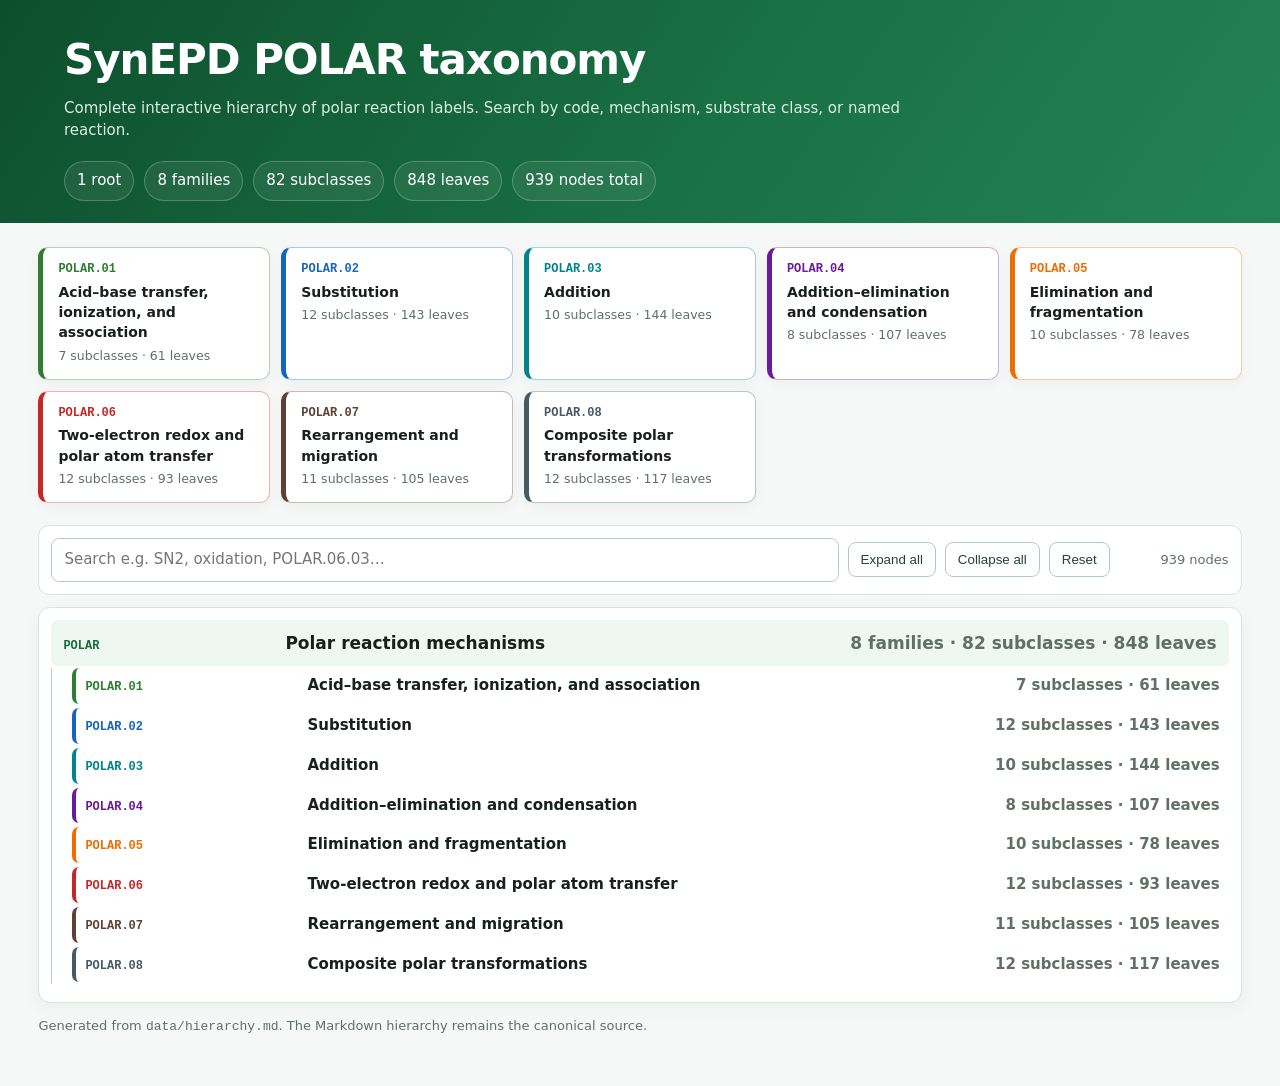
<file: synepd/web/static/taxonomy.html>
<!doctype html>
<html lang="en">
<head>
  <meta charset="utf-8">
  <meta name="viewport" content="width=device-width, initial-scale=1">
  <title>SynEPD POLAR taxonomy</title>
  <style>
    :root { color-scheme: light; --ink:#17211b; --muted:#607066; --line:#d9e4dc; }
    * { box-sizing:border-box; }
    body { margin:0; font:15px/1.45 Inter,ui-sans-serif,system-ui,-apple-system,
      BlinkMacSystemFont,"Segoe UI",sans-serif; color:var(--ink); background:#f5f8f6; }
    header { padding:30px clamp(20px,5vw,72px) 22px; color:white;
      background:linear-gradient(125deg,#0d4f2d,#197044 55%,#238354); }
    header h1 { margin:0 0 7px; font-size:clamp(25px,4vw,42px); letter-spacing:-.025em; }
    header p { max-width:900px; margin:0; color:#dcefe3; }
    .stats { display:flex; flex-wrap:wrap; gap:10px; margin-top:20px; }
    .stat { padding:8px 12px; border:1px solid #ffffff38; border-radius:999px;
      background:#ffffff12; font-variant-numeric:tabular-nums; }
    main { width:min(1500px,94vw); margin:24px auto 50px; }
    .family-grid { display:grid; grid-template-columns:repeat(auto-fit,minmax(220px,1fr));
      gap:11px; margin-bottom:22px; }
    .family-card { display:flex; min-height:112px; flex-direction:column; gap:4px;
      padding:14px 15px; border:1px solid color-mix(in srgb,var(--family),white 64%);
      border-left:5px solid var(--family); border-radius:10px; color:var(--ink);
      background:white; text-decoration:none; box-shadow:0 4px 14px #12351d0a; }
    .family-card:hover { transform:translateY(-1px); box-shadow:0 8px 22px #12351d16; }
    .family-code,.code { color:var(--family); font:600 12px/1.3 ui-monospace,SFMono-Regular,
      Menlo,Consolas,monospace; }
    .family-card strong { font-size:14px; }
    .family-card small,.count { color:var(--muted); }
    .toolbar { position:sticky; top:0; z-index:5; display:flex; flex-wrap:wrap; gap:9px;
      align-items:center; padding:12px; margin-bottom:12px; border:1px solid var(--line);
      border-radius:11px; background:#ffffffed; backdrop-filter:blur(10px); }
    #search { flex:1 1 320px; min-width:180px; padding:10px 12px; border:1px solid #baccc0;
      border-radius:8px; font:inherit; outline:none; }
    #search:focus { border-color:#197044; box-shadow:0 0 0 3px #19704420; }
    button { padding:9px 12px; border:1px solid #b7c8bc; border-radius:8px;
      background:white; color:#23442f; cursor:pointer; font:600 13px/1 inherit; }
    button:hover { background:#edf5f0; }
    #result-count { color:var(--muted); font-size:13px; min-width:110px; text-align:right; }
    .tree-shell { padding:10px 12px 18px; border:1px solid var(--line); border-radius:12px;
      background:white; box-shadow:0 5px 20px #12351d0a; }
    ul { list-style:none; margin:0; padding-left:20px; }
    .tree-shell > ul { padding-left:0; }
    .tree-item { position:relative; }
    .tree-item[hidden] { display:none; }
    .tree-item ul { border-left:1px solid color-mix(in srgb,var(--family),white 70%); }
    summary,.leaf-row { display:grid; grid-template-columns:minmax(150px,210px) 1fr auto;
      align-items:baseline; gap:12px; padding:7px 9px; margin:2px 0; border-radius:7px; }
    summary { cursor:pointer; font-weight:600; }
    summary:hover,.leaf-row:hover { background:color-mix(in srgb,var(--family),white 94%); }
    summary::marker { color:var(--family); }
    .leaf-row { grid-template-columns:minmax(150px,210px) 1fr; font-size:14px; }
    .depth-0 > details > summary { padding:11px 12px; font-size:17px; background:#eef7f1; }
    .depth-1 > details > summary { border-left:4px solid var(--family); }
    mark { padding:0 2px; border-radius:2px; background:#fff2a8; }
    footer { margin-top:14px; color:var(--muted); font-size:13px; }
    body.embedded header,body.embedded .family-grid,body.embedded footer { display:none; }
    body.embedded main { width:100%; margin:0; padding:10px; }
    body.embedded .toolbar { top:0; }
    @media (max-width:700px) {
      ul { padding-left:11px; }
      summary,.leaf-row { grid-template-columns:1fr; gap:2px; }
      .count { display:block; }
    }
  </style>
</head>
<body>
  <header>
    <h1>SynEPD POLAR taxonomy</h1>
    <p>Complete interactive hierarchy of polar reaction labels. Search by code,
      mechanism, substrate class, or named reaction.</p>
    <div class="stats">
      <span class="stat">1 root</span>
      <span class="stat">8 families</span>
      <span class="stat">82 subclasses</span>
      <span class="stat">848 leaves</span>
      <span class="stat">939 nodes total</span>
    </div>
  </header>
  <main>
    <section class="family-grid" aria-label="Top-level families">
      <a class="family-card" href="#POLAR-01" style="--family:#2E7D32"><span class="family-code">POLAR.01</span><strong>Acid–base transfer, ionization, and association</strong><small>7 subclasses · 61 leaves</small></a><a class="family-card" href="#POLAR-02" style="--family:#1565C0"><span class="family-code">POLAR.02</span><strong>Substitution</strong><small>12 subclasses · 143 leaves</small></a><a class="family-card" href="#POLAR-03" style="--family:#00838F"><span class="family-code">POLAR.03</span><strong>Addition</strong><small>10 subclasses · 144 leaves</small></a><a class="family-card" href="#POLAR-04" style="--family:#6A1B9A"><span class="family-code">POLAR.04</span><strong>Addition–elimination and condensation</strong><small>8 subclasses · 107 leaves</small></a><a class="family-card" href="#POLAR-05" style="--family:#EF6C00"><span class="family-code">POLAR.05</span><strong>Elimination and fragmentation</strong><small>10 subclasses · 78 leaves</small></a><a class="family-card" href="#POLAR-06" style="--family:#C62828"><span class="family-code">POLAR.06</span><strong>Two-electron redox and polar atom transfer</strong><small>12 subclasses · 93 leaves</small></a><a class="family-card" href="#POLAR-07" style="--family:#5D4037"><span class="family-code">POLAR.07</span><strong>Rearrangement and migration</strong><small>11 subclasses · 105 leaves</small></a><a class="family-card" href="#POLAR-08" style="--family:#455A64"><span class="family-code">POLAR.08</span><strong>Composite polar transformations</strong><small>12 subclasses · 117 leaves</small></a>
    </section>
    <div class="toolbar">
      <input id="search" type="search" placeholder="Search e.g. SN2, oxidation, POLAR.06.03…"
        autocomplete="off" aria-label="Search taxonomy">
      <button id="expand" type="button">Expand all</button>
      <button id="collapse" type="button">Collapse all</button>
      <button id="reset" type="button">Reset</button>
      <span id="result-count">939 nodes</span>
    </div>
    <section class="tree-shell" aria-label="Complete taxonomy tree">
      <ul><li class="tree-item branch depth-0" data-search="polar polar reaction mechanisms polar.01 acid–base transfer, ionization, and association polar.01.01 heteroatom proton transfer polar.01.01.001 alcohol protonation / deprotonation polar.01.01.002 phenol protonation / deprotonation polar.01.01.003 carboxylic acid deprotonation polar.01.01.004 carboxylate protonation polar.01.01.005 amine protonation polar.01.01.006 imine protonation polar.01.01.007 thiol / thiolate proton transfer polar.01.01.008 oxonium or ammonium neutralization polar.01.01.009 pyridine protonation polar.01.01.010 imidazole protonation polar.01.01.011 protonation of an alkoxide after arene reduction polar.01.01.012 protonation of an alkoxide after dissolving-metal reduction polar.01.02 carbon deprotonation and carbanion generation polar.01.02.001 enolate generation polar.01.02.002 β-dicarbonyl deprotonation polar.01.02.003 malonate deprotonation polar.01.02.004 acetoacetate deprotonation polar.01.02.005 nitroalkane deprotonation polar.01.02.006 terminal alkyne deprotonation polar.01.02.007 benzylic carbanion formation polar.01.02.008 cyanomethyl carbanion formation polar.01.02.009 n-heterocyclic carbene generation by carbon deprotonation polar.01.03 prototropic tautomerization polar.01.03.001 keto–enol tautomerization polar.01.03.002 imine–enamine tautomerization polar.01.03.003 lactam–lactim tautomerization polar.01.03.004 nitro–aci-nitro tautomerization polar.01.03.005 oxime–nitroso tautomerization polar.01.03.006 amide–imidic acid tautomerization polar.01.03.007 pyridone–hydroxypyridine tautomerization polar.01.03.008 phenol–cyclohexadienone tautomerization polar.01.04 intramolecular proton transfer and proton relay polar.01.04.001 internal proton shuttle polar.01.04.002 neighboring-group-assisted proton transfer polar.01.04.003 zwitterion neutralization polar.01.04.004 hemiacetal proton relay polar.01.04.005 hemiaminal proton relay polar.01.04.006 proton transfer in tetrahedral intermediate polar.01.04.007 proton transfer in betaine intermediate polar.01.04.008 proton transfer in organocatalytic ion pair polar.01.06 lewis acid–base association and dissociation polar.01.06.001 carbonyl lewis-acid activation polar.01.06.002 imine lewis-acid activation polar.01.06.003 halide–lewis-acid adduct formation polar.01.06.004 bf3–etherate adduct formation polar.01.06.005 chloroarene–alcl3 adduct formation polar.01.06.006 ticl4 carbonyl activation polar.01.06.007 sncl4 oxocarbenium activation polar.01.06.008 borane–amine adduct formation polar.01.06.009 phosphine–borane adduct formation polar.01.07 ylide and zwitterion formation polar.01.07.001 wittig ylide generation polar.01.07.002 corey–chaykovsky ylide generation polar.01.07.003 pyridinium ylide generation polar.01.07.004 sulfonium ylide generation polar.01.07.005 phosphonium betaine formation polar.01.07.006 ammonium enolate formation polar.01.07.007 betaine zwitterion formation polar.01.08 ionization and heterolysis polar.01.08.001 carbocation formation polar.01.08.002 oxocarbenium ion formation polar.01.08.003 iminium ion formation polar.01.08.004 acylium ion formation polar.01.08.005 nitrilium ion formation polar.01.08.006 diazonium ion formation polar.01.08.008 aziridinium ion formation polar.01.08.009 episulfonium ion formation polar.02 substitution polar.02.01 associative substitution at saturated carbon (sn2) polar.02.01.001 general sn2 substitution polar.02.01.002 williamson ether synthesis polar.02.01.003 finkelstein reaction polar.02.01.004 gabriel synthesis polar.02.01.005 kolbe nitrile synthesis polar.02.01.006 azide displacement polar.02.01.007 thiolate alkylation polar.02.01.008 halide-to-amine displacement polar.02.01.009 alkoxide alkylation polar.02.01.010 cyanide alkylation polar.02.01.011 malonate alkylation polar.02.01.012 acetoacetate alkylation polar.02.01.013 phase-transfer alkylation polar.02.01.014 crown-ether-assisted substitution polar.02.01.015 quaternary ammonium alkylation polar.02.01.016 phosphonium alkylation polar.02.01.017 sulfonium alkylation polar.02.01.018 pyridinium alkylation polar.02.01.019 imidazolium alkylation polar.02.01.020 mitsunobu reaction polar.02.02 dissociative substitution through a cation (sn1) polar.02.02.001 general sn1 substitution polar.02.02.002 tertiary alkyl halide solvolysis polar.02.02.003 benzylic solvolysis polar.02.02.004 allylic solvolysis polar.02.02.005 lucas reaction polar.02.02.006 carbocation capture by alcohol polar.02.02.007 carbocation capture by water polar.02.02.008 tert-butyl ether formation polar.02.02.009 acetal-derived oxocarbenium substitution polar.02.02.010 iminium capture by nucleophile polar.02.02.011 ritter-type carbocation capture polar.02.02.012 tertiary alcohol substitution by hydrogen halide polar.02.03 internal-return and neighboring-group-assisted substitution polar.02.03.001 sni alcohol-to-chloride conversion polar.02.03.002 thionyl chloride internal-return substitution polar.02.03.004 episulfonium-assisted substitution polar.02.03.005 epoxonium-assisted substitution polar.02.03.006 phenonium-assisted substitution polar.02.03.007 acyloxonium-assisted substitution polar.02.03.008 aziridinium-assisted substitution polar.02.03.009 neighboring thioether participation polar.02.03.011 neighboring amide participation polar.02.04 electrophilic substitution at nucleophilic carbon polar.02.04.001 enolate alkylation polar.02.04.002 enolate halogenation polar.02.04.003 α-halogenation of aldehydes polar.02.04.004 α-halogenation of ketones polar.02.04.005 α-alkylation of β-dicarbonyls polar.02.04.006 electrophilic fluorination of enolates polar.02.04.007 electrophilic cyanation of enolates polar.02.04.008 electrophilic sulfenylation of enolates polar.02.04.009 electrophilic selenylation of enolates polar.02.04.010 c-acylation of enolates polar.02.04.011 c-nitrosation of enolates polar.02.04.012 c-azo coupling of enolates polar.02.05 electrophilic aromatic and heteroaromatic substitution polar.02.05.001 aromatic nitration polar.02.05.002 aromatic sulfonation polar.02.05.003 aromatic bromination polar.02.05.004 aromatic chlorination polar.02.05.005 aromatic iodination polar.02.05.006 friedel–crafts alkylation polar.02.05.007 friedel–crafts acylation polar.02.05.008 vilsmeier–haack formylation polar.02.05.009 gattermann–koch formylation polar.02.05.010 reimer–tiemann reaction polar.02.05.011 duff formylation polar.02.05.012 kolbe–schmitt carboxylation polar.02.05.013 houben–hoesch acylation polar.02.05.014 blanc chloromethylation polar.02.05.015 pechmann-type aromatic substitution polar.02.05.016 azo coupling polar.02.05.018 nencki reaction polar.02.06 nucleophilic aromatic addition–elimination (snar) polar.02.06.001 snar addition–elimination polar.02.06.002 meisenheimer-complex substitution polar.02.06.003 chichibabin amination polar.02.06.004 nitro-activated aryl fluoride displacement polar.02.06.005 heteroaryl chloride displacement polar.02.06.006 pyridine snar substitution polar.02.06.007 quinoline snar substitution polar.02.06.008 sanger reagent substitution polar.02.06.009 activated aryl sulfone displacement polar.02.07 diazonium-derived aryl substitution polar.02.07.002 balz–schiemann fluorination polar.02.07.004 diazonium hydrolysis to phenol polar.02.07.010 aryl diazonium azidation polar.02.08 allylic, benzylic, and propargylic substitution polar.02.08.002 allylic sn2′ substitution polar.02.08.003 benzylic nucleophilic substitution polar.02.08.004 tsuji–trost allylic substitution polar.02.08.006 allylic halide displacement polar.02.08.007 allylic acetate displacement polar.02.08.008 benzylic alcohol substitution polar.02.08.010 allylic rearrangement substitution polar.02.08.011 propargylic substitution polar.02.08.012 cinnamyl substitution polar.02.09 substitution at silicon, phosphorus, sulfur, boron, or tin polar.02.09.001 silylation of alcohols polar.02.09.002 silylation of amines polar.02.09.003 desilylation of silyl ethers polar.02.09.004 substitution at silicon by fluoride polar.02.09.005 sulfonyl chloride substitution polar.02.09.008 phosphoryl chloride substitution polar.02.09.009 phosphoramidate substitution polar.02.09.010 phosphate ester substitution polar.02.09.011 boronate ester exchange polar.02.09.012 stannane substitution polar.02.09.013 sulfurane ligand exchange polar.02.09.014 electrophilic scf3 transfer by substitution at sulfur polar.02.09.015 phosphorylation polar.02.09.016 phosphate ester formation polar.02.09.017 phosphoramidate formation polar.02.09.018 phosphonate ester formation polar.02.09.020 sulfonamide formation polar.02.09.021 sulfonate ester formation polar.02.09.022 sulfinate ester formation polar.02.09.023 sulfinamide formation polar.02.09.024 tosylation polar.02.09.025 mesylation polar.02.09.026 nosylation polar.02.09.027 atherton–todd rearrangement polar.02.10 ring-opening substitution polar.02.10.001 epoxide opening by an alkoxide or alcohol oxygen nucleophile polar.02.10.002 epoxide opening by amine polar.02.10.003 epoxide opening by thiol polar.02.10.004 aziridine opening polar.02.10.005 oxetane opening polar.02.10.006 cyclic sulfate opening polar.02.10.007 cyclic sulfite opening polar.02.10.008 halonium-ion opening polar.02.10.009 bromonium-ion opening polar.02.10.010 iodonium-ion opening polar.02.10.011 cyclic carbonate opening polar.02.11 acetal, anomeric, and glycosyl substitution polar.02.11.001 glycosylation polar.02.11.002 koenigs–knorr glycosylation polar.02.11.003 fischer glycosylation polar.02.11.004 ferrier glycosylation polar.02.11.005 anomeric substitution polar.02.11.006 acetal exchange polar.02.11.007 transacetalization (ketal exchange) polar.02.11.008 thioacetal exchange polar.02.11.009 glycosyl halide substitution polar.02.11.010 glycosyl trichloroacetimidate substitution polar.02.11.011 oxocarbenium alcohol capture polar.02.11.012 oxocarbenium carbon capture polar.02.12 vinylic and alkynyl substitution polar.02.12.001 vinylic nucleophilic substitution polar.02.12.004 vinyl sulfone substitution polar.02.12.005 halophilic cleavage of alkynyl halides polar.02.12.006 alkynyl sulfone substitution polar.02.12.007 α-halo enol ether ionization–capture polar.03 addition polar.03.01 nucleophilic addition to carbonyl compounds polar.03.01.001 grignard addition to aldehydes polar.03.01.002 grignard addition to ketones polar.03.01.003 organolithium addition to carbonyls polar.03.01.004 organozinc addition to carbonyls polar.03.01.005 barbier reaction polar.03.01.006 reformatsky reaction polar.03.01.007 nozaki–hiyama–kishi addition polar.03.01.008 cyanohydrin formation polar.03.01.009 bisulfite addition to carbonyls polar.03.01.010 hydrate formation from aldehydes polar.03.01.011 hemiacetal formation polar.03.01.012 hemiketal formation polar.03.01.013 allylboration of aldehydes polar.03.01.014 brown allylation polar.03.01.015 keck allylation polar.03.01.016 marshall allenylstannane propargylation polar.03.01.017 general nucleophilic 1,2-addition to a neutral carbonyl polar.03.01.018 nucleophilic addition to an oxocarbenium c=o+ center polar.03.01.021 hosomi–sakurai allylation polar.03.01.022 sakurai crotylation polar.03.01.025 intramolecular hemiacetal formation polar.03.01.026 transannular carbonyl addition polar.03.01.027 lactol formation by carbonyl addition polar.03.01.028 crotylboration polar.03.01.029 propargylboration polar.03.01.030 allenylboration polar.03.01.031 arylboronate 1,2-addition polar.03.01.032 silyl nucleophile carbonyl addition polar.03.01.033 cyanosilylation polar.03.01.034 trifluoromethyltrimethylsilane addition polar.03.01.035 difluoromethylsilane addition polar.03.01.036 thiol addition to carbonyls polar.03.01.037 hydroxylamine addition to carbonyls polar.03.01.038 hydrazine addition to carbonyls polar.03.01.039 formaldehyde hydroxymethylation polar.03.01.040 paraformaldehyde addition polar.03.01.041 chloral addition polar.03.01.042 corey–chaykovsky epoxidation polar.03.02 nucleophilic addition to imines and iminium ions polar.03.02.001 cyanide addition to an iminium ion polar.03.02.002 organoboron imine addition polar.03.02.003 aza-henry reaction polar.03.02.004 addition to chiral sulfinimines polar.03.02.005 mannich-type c–c addition to imines or iminium ions polar.03.02.006 iminium allylation polar.03.02.007 iminium arylation polar.03.02.008 hemiaminal formation polar.03.02.009 aminal formation polar.03.02.010 indole addition to iminium ions polar.03.02.011 reductive-amination iminium capture step polar.03.02.012 general nucleophilic addition to an iminium c=n+ center polar.03.02.013 general nucleophilic addition to a neutral imine polar.03.02.014 sncl4-mediated iminium addition polar.03.02.015 intramolecular mannich addition polar.03.02.016 intramolecular hemiaminal formation polar.03.02.017 water addition to imines polar.03.02.018 alcohol addition to imines polar.03.02.019 thiol addition to iminium ions polar.03.02.020 isocyanide addition to iminium ions polar.03.03 aldol- and aza-aldol-type c–c bond-forming additions polar.03.03.001 aldol addition polar.03.03.002 mukaiyama aldol addition polar.03.03.003 evans aldol addition polar.03.03.004 boron aldol addition polar.03.03.005 zimmerman–traxler aldol addition polar.03.03.006 mukaiyama–mannich addition polar.03.03.007 vinylogous aldol addition polar.03.03.008 direct organocatalytic aldol addition polar.03.03.009 asymmetric proline aldol addition polar.03.03.010 henry (nitroaldol) addition polar.03.03.011 crossed aldol addition polar.03.03.012 ticl4-mediated aldol addition polar.03.03.013 intramolecular aldol addition polar.03.04 conjugate addition polar.03.04.001 michael addition polar.03.04.002 aza-michael addition polar.03.04.003 thia-michael addition polar.03.04.004 oxa-michael addition polar.03.04.005 organocuprate 1,4-addition polar.03.04.006 mukaiyama–michael addition polar.03.04.007 conjugate cyanation polar.03.04.008 conjugate nitroalkane addition polar.03.04.009 conjugate enolate addition polar.03.04.010 conjugate hydrophosphination polar.03.04.011 stetter reaction polar.03.04.012 nazarov reagent conjugate addition polar.03.04.013 phospha-michael addition polar.03.04.014 vinylogous michael addition polar.03.04.015 conjugate addition to an iminium-activated alkene polar.03.04.016 conjugate addition to an electron-poor quinone polar.03.04.017 conjugate addition to a coumarin / α-pyrone system polar.03.04.018 intramolecular michael addition polar.03.05 electrophilic addition to alkenes and alkynes polar.03.05.001 hydrohalogenation of alkenes polar.03.05.002 acid-catalyzed alkene hydration polar.03.05.003 alkene bromination polar.03.05.004 alkene chlorination polar.03.05.005 halohydrin formation polar.03.05.006 oxymercuration polar.03.05.008 iodolactonization polar.03.05.009 bromolactonization polar.03.05.010 iodoetherification polar.03.05.011 bromoetherification polar.03.05.012 hydroboration addition followed optionally by protonolysis polar.03.05.013 oxocarbenium alkene addition polar.03.05.014 alkyne hydrohalogenation polar.03.05.015 alkyne hydration polar.03.05.016 vinyl cation capture polar.03.06 cationic cyclization polar.03.06.001 prins cyclization polar.03.06.002 aza-prins cyclization polar.03.06.003 pictet–spengler cyclization polar.03.06.004 cationic polyene cyclization polar.03.06.005 oxocarbenium cyclization polar.03.06.006 iminium cyclization polar.03.06.007 n-acyliminium cyclization polar.03.06.008 nazarov-type cationic cyclization polar.03.06.010 biomimetic terpene cyclization polar.03.06.012 spiroketal-forming addition polar.03.07 addition to nitriles and heterocumulenes polar.03.07.001 grignard addition to nitriles polar.03.07.002 organolithium addition to nitriles polar.03.07.003 nitrile alcohol addition step polar.03.07.004 addition to isocyanates polar.03.07.005 addition to isothiocyanates polar.03.07.006 addition to carbodiimides polar.03.07.007 addition to ketenes polar.03.07.009 addition to carbon disulfide polar.03.07.010 addition to sulfonyl isocyanates polar.03.07.011 addition to nitrile imines polar.03.07.012 addition to nitrones polar.03.07.013 cyclization onto nitrile polar.03.07.015 isocyanate trapping by alcohol polar.03.07.016 isocyanate trapping by amine polar.03.07.017 isothiocyanate trapping by amine polar.03.08 addition to carbon dioxide, carbon monoxide, sulfur dioxide, azo, or diazo electrophiles polar.03.08.001 carboxylation of organolithium reagents polar.03.08.002 carboxylation of grignard reagents polar.03.08.003 carbonylation by carbon monoxide addition polar.03.08.004 sulfur dioxide insertion-like addition polar.03.08.005 nucleophilic addition to electrophilic azo nitrogen polar.03.08.006 nucleophilic addition to terminal diazo nitrogen polar.03.09 direct capture of a localized carbocation polar.03.09.001 bf3-mediated acetal addition polar.03.09.002 anionic nucleophile capture of a preformed localized carbocation polar.03.09.003 neutral lone-pair capture of a preformed localized carbocation polar.03.09.004 π-nucleophile capture of a preformed localized carbocation polar.03.09.005 σ-bond carbon transfer to a preformed localized carbocation polar.03.10 dearomatizing nucleophilic addition polar.03.10.001 dearomatizing capture of a tropylium / arenium ion polar.03.10.002 dearomatizing addition to an azaarenium / acridinium ion polar.03.10.003 dearomatizing addition to a benzopyrylium / flavylium ion polar.03.10.004 σ-adduct formation on a neutral electron-poor arene / heteroarene polar.04 addition–elimination and condensation polar.04.01 acyl addition–elimination polar.04.01.001 fischer esterification polar.04.01.002 acid chloride alcoholysis polar.04.01.003 acid chloride aminolysis polar.04.01.004 anhydride alcoholysis polar.04.01.005 anhydride aminolysis polar.04.01.006 ester aminolysis polar.04.01.007 transesterification by alcoholysis polar.04.01.008 lactonization polar.04.01.009 lactamization polar.04.01.010 schotten–baumann acylation polar.04.01.011 n-acylation of amines polar.04.01.012 o-acylation of alcohols polar.04.01.013 thioester formation polar.04.01.014 steglich esterification polar.04.01.015 yamaguchi esterification polar.04.01.018 mixed anhydride coupling polar.04.01.019 peptide coupling polar.04.01.020 carbodiimide-mediated coupling polar.04.01.022 hbtu coupling polar.04.01.026 weinreb amide formation polar.04.01.027 weinreb ketone synthesis polar.04.01.028 ester hydrolysis polar.04.01.029 amide hydrolysis polar.04.01.030 thioester hydrolysis polar.04.01.031 lactone hydrolysis polar.04.01.032 lactam hydrolysis polar.04.01.033 anhydride hydrolysis polar.04.01.034 acid chloride hydrolysis polar.04.01.035 carbamate hydrolysis polar.04.01.036 urea hydrolysis polar.04.01.037 imide hydrolysis polar.04.01.038 carbonate hydrolysis polar.04.01.039 orthoester hydrolysis polar.04.01.040 carbamate formation polar.04.01.041 boc anhydride carbamate formation polar.04.01.042 cbz chloroformate carbamate formation polar.04.01.043 urea formation polar.04.01.044 thiourea formation polar.04.01.045 carbonate formation polar.04.01.046 chloroformate substitution polar.04.02 carbonyl condensation with a heteroatom nucleophile polar.04.02.001 imine (schiff-base) formation polar.04.02.002 oxime formation polar.04.02.003 hydrazone formation polar.04.02.004 semicarbazone formation polar.04.02.005 tosylhydrazone formation polar.04.02.006 acetal formation polar.04.02.007 ketal formation polar.04.02.008 monothioacetal (o,s-acetal) formation polar.04.02.009 dithioacetal formation polar.04.02.010 enamine formation polar.04.02.011 imidazolidine formation polar.04.02.012 oxazolidine formation polar.04.02.013 thiazolidine formation polar.04.02.014 n,o-acetal formation polar.04.03 carbonyl c–c condensation followed by elimination polar.04.03.001 aldol condensation polar.04.03.002 claisen–schmidt condensation polar.04.03.003 knoevenagel condensation polar.04.03.004 doebner modification polar.04.03.005 perkin reaction polar.04.03.006 henry condensation polar.04.03.007 nitroalkene-forming condensation polar.04.03.008 benzoin condensation dehydration variant polar.04.03.010 meldrum acid alkylidene formation polar.04.03.011 barbituric acid alkylidene formation polar.04.03.012 acylmethylene formation polar.04.04 acyl-enolate and ester condensation polar.04.04.001 claisen condensation polar.04.04.002 crossed claisen condensation polar.04.04.003 dieckmann condensation polar.04.04.006 blaise reaction polar.04.04.007 thorpe–ziegler reaction polar.04.04.008 intramolecular acyl-enolate condensation polar.04.04.009 darzens condensation polar.04.04.010 stobbe condensation polar.04.04.011 acyloin-type acyl-enolate condensation polar.04.04.012 lactone-forming claisen condensation polar.04.05 addition–elimination at activated alkenes and conjugated systems polar.04.05.001 morita–baylis–hillman reaction polar.04.05.002 rauhut–currier reaction polar.04.05.003 vinylic substitution by addition–elimination polar.04.05.004 β-elimination after conjugate addition polar.04.05.005 addition–elimination on vinyl sulfones polar.04.05.006 addition–elimination on nitroalkenes polar.04.05.007 addition–elimination on enones polar.04.05.008 addition–elimination on acrylates polar.04.05.009 addition–elimination on alkenyl ammonium salts polar.04.05.010 activated alkene amination polar.04.06 intramolecular addition–elimination and cyclodehydration polar.04.06.003 isoquinolinium-forming cyclodehydration polar.04.06.004 paal–knorr pyrrole formation polar.04.06.005 paal–knorr furan formation polar.04.06.006 paal–knorr thiophene formation polar.04.06.007 cyclodehydration to oxazole polar.04.06.008 cyclodehydration to thiazole polar.04.06.009 cyclodehydration to imidazole polar.04.06.012 isoquinoline-forming cyclodehydration polar.04.07 isocyanide and nitrilium addition–elimination polar.04.07.001 ugi imidoyl transfer step polar.04.07.002 passerini acyl transfer step polar.04.07.003 nitrilium hydrolysis polar.04.07.004 isonitrile acylation polar.04.07.005 isonitrile hydration polar.04.07.006 tetrazole-forming isocyanide addition–elimination polar.04.07.007 imidoyl chloride substitution polar.04.07.008 amidine formation polar.04.08 imine, oxime, and hydrazone exchange or hydrolysis polar.04.08.001 transimination (imine exchange) polar.04.08.004 dynamic hydrazone exchange polar.04.08.006 acylhydrazone formation polar.04.08.007 acylhydrazone exchange polar.04.08.008 iminium or ketiminium hydrolysis polar.04.08.009 enamine hydrolysis polar.05 elimination and fragmentation polar.05.01 concerted anti β-elimination (e2) polar.05.01.001 general e2 elimination polar.05.01.002 dehydrohalogenation polar.05.01.003 tosylate elimination polar.05.01.004 mesylate elimination polar.05.01.005 triflate elimination polar.05.01.006 hofmann elimination polar.05.01.007 zaitsev (saytzeff)-selective elimination polar.05.01.008 anti-periplanar β-elimination polar.05.01.009 base-induced alcohol derivative elimination polar.05.01.010 dehydrosulfonylation polar.05.01.011 dehydroacetoxylation polar.05.02 stepwise cationic elimination (e1) polar.05.02.001 general e1 elimination polar.05.02.002 acid-catalyzed alcohol dehydration polar.05.02.003 solvolytic elimination polar.05.02.004 carbocationic alkene formation polar.05.02.005 tertiary alcohol dehydration polar.05.02.006 benzylic alcohol dehydration polar.05.02.007 allylic alcohol dehydration polar.05.02.008 oxocarbenium-to-alkene elimination polar.05.03 conjugate-base elimination (e1cb) polar.05.03.001 general e1cb elimination polar.05.03.002 aldol and β-hydroxy-carbonyl dehydration polar.05.03.003 benzylidene malonate dehydration polar.05.03.004 nitroalkene formation from nitroalcohols polar.05.03.005 sulfone-stabilized elimination polar.05.03.006 β-halo carbonyl elimination polar.05.03.007 β-amino carbonyl elimination polar.05.03.008 β-alkoxy carbonyl elimination polar.05.03.009 β-acyloxy carbonyl elimination polar.05.03.010 elimination from michael adducts polar.05.03.011 vinylogous e1cb elimination polar.05.04 α-elimination and carbene generation polar.05.04.001 dichlorocarbene formation from chloroform polar.05.04.002 α-elimination from haloforms polar.05.04.003 reimer–tiemann carbene generation polar.05.04.004 carbene generation from trihalomethyl anions polar.05.04.005 simmons–smith carbenoid formation step polar.05.04.006 isocyanide carbene-like α-elimination polar.05.04.007 α-elimination from diazo precursors under base polar.05.04.008 haloalkene carbene generation polar.05.05 concerted syn elimination polar.05.05.001 cope (amine-oxide) elimination polar.05.05.002 chugaev xanthate pyrolysis polar.05.05.003 ester pyrolysis polar.05.05.004 selenoxide elimination polar.05.05.005 sulfoxide elimination polar.05.05.006 burgess dehydration polar.05.05.008 grieco elimination polar.05.05.009 reagent-unspecified concerted alcohol dehydration polar.05.06 fragmentation and retro-addition polar.05.06.001 retro-aldol reaction polar.05.06.002 retro-michael reaction polar.05.06.003 grob fragmentation polar.05.06.004 eschenmoser fragmentation polar.05.06.005 β-fragmentation of alkoxides polar.05.06.006 cyclopropylcarbinyl fragmentation polar.05.06.007 fragmentation of tetrahedral intermediates polar.05.06.008 retro-prins fragmentation polar.05.07 decarboxylative and decarbonylative elimination polar.05.07.001 β-keto acid decarboxylation polar.05.07.002 malonic acid decarboxylation polar.05.07.003 krapcho decarboxylation polar.05.07.007 decarbonylation of aldehydes under ionic conditions polar.05.07.008 decarboxylative dehydration polar.05.07.009 oxalate decarboxylation polar.05.07.010 amino acid decarboxylation polar.05.08 elimination-driven deprotection and activation polar.05.08.001 fmoc deprotection polar.05.08.002 β-silyl elimination polar.05.08.003 β-hydroxysilane elimination polar.05.08.004 sulfone elimination polar.05.08.005 sulfoxide elimination deprotection polar.05.08.006 nosyl deprotection by elimination polar.05.08.007 sulfonylethyl deprotection polar.05.08.008 cyanoethyl deprotection polar.05.09 elimination to a heteroatom multiple bond polar.05.09.001 aldoxime dehydration to nitrile polar.05.09.002 primary-amide dehydration to nitrile polar.05.09.003 nitrile oxide formation polar.05.09.004 isocyanide formation polar.05.09.005 carbodiimide formation polar.05.10 aryne and alkyne formation by elimination polar.05.10.001 benzyne (dehydrobenzene) generation polar.05.10.002 aryne generation from silyl aryl triflates polar.05.10.003 hetaryne generation polar.05.10.004 alkyne formation by double dehydrohalogenation polar.06 two-electron redox and polar atom transfer polar.06.01 hydride delivery and polar reduction polar.06.01.001 sodium borohydride reduction polar.06.01.005 meerwein–ponndorf–verley reduction polar.06.01.011 borane reduction polar.06.01.012 diisobutylaluminium hydride aldehyde synthesis polar.06.01.016 reagent-unspecified formal hydride addition to a carbonyl polar.06.01.017 reagent-unspecified formal hydride delivery to an iminium ion polar.06.02 hydride abstraction and activated alcohol oxidation polar.06.02.001 oppenauer oxidation polar.06.02.002 swern oxidation polar.06.02.006 jones oxidation polar.06.02.013 sommelet oxidation polar.06.03 oxygen-atom transfer and oxygenation polar.06.03.001 prilezhaev epoxidation polar.06.03.002 baeyer–villiger oxidation and rearrangement polar.06.03.003 rubottom oxidation polar.06.03.004 sulfide-to-sulfoxide oxidation polar.06.03.005 sulfoxide-to-sulfone oxidation polar.06.03.006 alkene dihydroxylation polar.06.03.007 sharpless asymmetric dihydroxylation polar.06.03.008 jacobsen epoxidation polar.06.03.009 shi epoxidation polar.06.03.010 dakin oxidation polar.06.03.011 elbs persulfate oxidation polar.06.03.012 riley oxidation polar.06.04 reductive functional-group conversion polar.06.04.002 imine-to-amine reduction polar.06.04.003 nitrile-to-amine reduction polar.06.04.004 ester-to-alcohol reduction polar.06.04.005 amide-to-amine reduction polar.06.04.006 carboxylic-acid-to-alcohol reduction polar.06.04.007 nitro-to-amine reduction polar.06.04.008 azo-to-amine reduction polar.06.04.009 azide-to-amine reduction polar.06.04.010 oxime-to-amine reduction polar.06.04.011 wolff–kishner reduction polar.06.04.012 clemmensen reduction polar.06.04.013 mozingo reduction polar.06.05 oxidative functional-group conversion polar.06.05.001 alcohol-to-aldehyde oxidation polar.06.05.002 alcohol-to-ketone oxidation polar.06.05.003 aldehyde-to-carboxylic-acid oxidation polar.06.05.004 amine-to-imine oxidation polar.06.05.005 amine n-oxidation polar.06.05.006 thiol-to-disulfide oxidation polar.06.05.008 benzylic oxidation polar.06.05.009 allylic oxidation polar.06.05.010 pinnick (lindgren) chlorite oxidation polar.06.05.011 tamao–fleming oxidation polar.06.06 disproportionation and internal hydride transfer polar.06.06.001 cannizzaro reaction polar.06.06.002 crossed cannizzaro reaction polar.06.06.003 tishchenko reaction polar.06.06.004 meerwein–ponndorf–verley / oppenauer redox pair polar.06.06.005 internal redox of α-hydroxy aldehydes polar.06.06.006 redox-neutral hydride shift polar.06.07 halogen and pseudohalogen transfer polar.06.07.001 electrophilic fluorination polar.06.07.002 electrophilic chlorination polar.06.07.003 electrophilic bromination polar.06.07.004 electrophilic iodination polar.06.07.005 allylic bromination by nbs polar.06.07.006 phosphine-mediated alcohol halogenation polar.06.07.008 iodine-mediated oxidation polar.06.07.009 ncs chlorination polar.06.07.010 selectfluor fluorination polar.06.08 oxidative bond cleavage polar.06.08.001 ozonolysis polar.06.08.002 lemieux–johnson oxidation polar.06.08.003 malaprade periodate cleavage polar.06.08.004 oxidative cleavage of alkenes polar.06.08.005 oxidative vicinal-diol (glycol) cleavage polar.06.08.006 osmate-periodate cleavage polar.06.08.007 lead tetraacetate glycol cleavage polar.06.08.008 oxidative c–c bond cleavage polar.06.09 reductive bond cleavage polar.06.09.001 reductive cleavage of benzyl ethers polar.06.09.002 reductive cleavage of benzyl esters polar.06.09.003 reductive debenzylation polar.06.09.004 reductive dehalogenation polar.06.09.005 reductive desulfonylation polar.06.09.006 reductive n–o bond cleavage polar.06.09.007 reductive s–s bond cleavage polar.06.09.008 cleavage of azo compounds polar.06.10 deoxygenation and desulfurization polar.06.10.002 markó–lam deoxygenation polar.06.10.003 ionic deoxyfluorination polar.06.10.004 deoxyhalogenation of alcohols polar.06.10.005 thioacetal desulfurization polar.06.10.007 carbonyl deoxygenation via hydrazone polar.06.10.008 sulfone reduction polar.06.10.009 sulfoxide reduction polar.06.10.010 phosphine-mediated deoxygenation polar.06.11 hypervalent-iodine and activated-sulfur oxidation polar.06.11.001 ibx oxidation polar.06.11.002 pida-mediated oxidation polar.06.11.004 koser reagent oxidation polar.06.11.005 hypervalent iodine dearomatization polar.06.11.008 alkoxybenziodoxole oxidation polar.06.12 organocatalytic hydride and electron-pair transfer polar.06.12.003 enamine-mediated redox-neutral aldehyde reaction polar.06.12.004 nhc redox esterification polar.06.12.005 nhc redox amidation polar.06.12.006 breslow-intermediate oxidation polar.06.12.007 nhc internal redox reaction polar.07 rearrangement and migration polar.07.01 cationic skeletal rearrangement and 1,2-migration polar.07.01.001 wagner–meerwein rearrangement polar.07.01.002 pinacol rearrangement polar.07.01.003 semipinacol rearrangement polar.07.01.004 dienone–phenol rearrangement polar.07.01.005 nametkin rearrangement polar.07.01.006 meyer–schuster rearrangement polar.07.01.007 rupe rearrangement polar.07.01.008 tiffeneau rearrangement polar.07.01.009 cyclopropylcarbinyl rearrangement polar.07.01.010 α-terpinyl → terpinen-4-yl cation 6,7-hydride shift polar.07.01.011 camphenehydro → isobornyl cation wagner–meerwein shift polar.07.01.012 meinwald epoxide rearrangement polar.07.01.013 acid-catalyzed epoxide rearrangement polar.07.01.014 1,2-hydride shift polar.07.01.015 1,2-methyl shift polar.07.01.016 1,2-alkyl shift polar.07.01.017 1,2-aryl shift polar.07.01.018 ring-expansion migration polar.07.01.019 neopentyl rearrangement polar.07.01.020 hydride migration in oxocarbenium ions polar.07.01.021 alkyl migration in iminium ions polar.07.01.022 carbonyl transposition by hydride migration polar.07.02 anionic rearrangement polar.07.02.001 favorskii rearrangement polar.07.02.002 payne rearrangement polar.07.02.003 anionic epoxide rearrangement polar.07.02.004 anionic ammonium ylide shift polar.07.02.006 [1,2]-wittig rearrangement polar.07.02.007 [2,3]-wittig rearrangement polar.07.02.009 α-halosulfone ring-contraction rearrangement polar.07.02.010 anionic fries rearrangement polar.07.02.011 anionic oxy-cope rearrangement polar.07.02.012 base-promoted acyl migration polar.07.03 acyl, aryl, and silyl migration polar.07.03.001 fries rearrangement polar.07.03.002 baker–venkataraman rearrangement polar.07.03.003 benzilic acid rearrangement polar.07.03.004 brook rearrangement polar.07.03.005 smiles rearrangement polar.07.03.006 truce–smiles rearrangement polar.07.03.007 chapman rearrangement polar.07.03.008 mumm rearrangement polar.07.03.009 acyl transfer o-to-n migration polar.07.03.010 silyl o-to-c migration polar.07.04 nitrogen-centered and heteroatom-to-carbon migration polar.07.04.001 beckmann rearrangement polar.07.04.002 hofmann rearrangement polar.07.04.003 curtius rearrangement polar.07.04.004 lossen rearrangement polar.07.04.005 schmidt rearrangement polar.07.04.006 neber rearrangement polar.07.04.008 wolff rearrangement precursor conversion polar.07.04.009 aza-baeyer–villiger rearrangement polar.07.04.010 boulton–katritzky rearrangement polar.07.04.011 dimroth rearrangement polar.07.04.012 heteroatom-to-carbon migration polar.07.05 ring expansion and contraction polar.07.05.001 demjanov rearrangement polar.07.05.002 tiffeneau–demjanov rearrangement polar.07.05.003 cyclobutanone ring contraction polar.07.05.004 azetidine ring expansion polar.07.05.005 epoxide ring expansion polar.07.06 fragmentation rearrangement polar.07.06.001 wharton rearrangement polar.07.06.002 ramberg–bäcklund fragmentation polar.07.06.003 haller–bauer cleavage polar.07.06.005 α-hydroxy ketone fragmentation polar.07.06.006 β-amino alcohol fragmentation polar.07.06.007 oxyanion-accelerated fragmentation polar.07.06.008 aza-grob fragmentation polar.07.07 neighboring-group-participation rearrangement polar.07.07.001 anchimeric-assistance rearrangement polar.07.07.002 phenonium-ion rearrangement polar.07.07.003 acyloxonium rearrangement polar.07.07.005 epoxonium rearrangement polar.07.07.006 iodonium-promoted rearrangement polar.07.07.007 thionium-promoted rearrangement polar.07.08 oxonium, iminium, acetal, and carbohydrate rearrangement polar.07.08.001 ferrier rearrangement polar.07.08.002 allylic imidate c-to-n migration polar.07.08.004 heyns rearrangement polar.07.08.005 lobry de bruyn–alberda van ekenstein rearrangement polar.07.08.006 glycosyl halide ionization to an oxocarbenium ion polar.07.08.007 glycal rearrangement polar.07.08.010 n-acyliminium rearrangement polar.07.08.011 glycal oxocarbenium rearrangement polar.07.08.012 protonated anomeric acetal ionization to an oxocarbenium ion polar.07.08.013 glycosyl orthoester rearrangement polar.07.08.017 silyl migration in carbohydrates polar.07.08.018 glycal allylic rearrangement polar.07.09 sulfur, selenium, and phosphorus rearrangement polar.07.09.001 pummerer rearrangement polar.07.09.002 mislow–evans rearrangement polar.07.09.003 [2,3]-sigmatropic sulfoxide rearrangement polar.07.09.005 phosphorane rearrangement polar.07.09.006 arbuzov rearrangement polar.07.09.007 perkow rearrangement polar.07.09.008 sulfenate–sulfoxide rearrangement polar.07.10 onium-ylide rearrangement polar.07.10.001 stevens rearrangement of ammonium ylides polar.07.10.002 stevens rearrangement of sulfonium ylides polar.07.10.003 sulfur-ylide allylic rearrangement polar.07.10.004 sommelet–hauser rearrangement of ammonium ylides polar.07.10.005 [2,3]-sulfonium ylide rearrangement polar.07.10.006 [1,2]-sulfonium ylide rearrangement polar.07.10.007 [2,3]-oxonium ylide rearrangement polar.07.10.008 [1,2]-oxonium ylide rearrangement polar.07.11 acid/base-induced skeletal rearrangement polar.07.11.002 allylic alcohol rearrangement under acid polar.07.11.003 tertiary alcohol skeletal rearrangement polar.07.11.004 terpene skeletal rearrangement polar.07.11.005 steroidal cation rearrangement polar.07.11.006 cationic ring-contraction rearrangement polar.07.11.007 cationic ring-expansion rearrangement polar.07.11.008 oxaspiropentane rearrangement polar.08 composite polar transformations polar.08.01 condensation sequence polar.08.01.001 robinson annulation polar.08.01.002 mannich reaction polar.08.01.003 benzoin condensation polar.08.01.005 darzens reaction polar.08.01.006 japp–klingemann reaction polar.08.01.007 β-dicarbonyl aldehyde condensation sequence polar.08.01.008 cinnamic-acid-forming condensation sequence polar.08.01.009 alkylidene active-methylene condensation sequence polar.08.01.010 doebner net condensation polar.08.01.011 pictet–spengler net condensation polar.08.01.012 pyrrole-forming dicarbonyl condensation sequence polar.08.01.013 dihydropyrimidinone condensation sequence polar.08.02 protection and deprotection sequence polar.08.02.001 boc protection polar.08.02.002 boc deprotection polar.08.02.003 cbz protection polar.08.02.004 cbz deprotection polar.08.02.005 fmoc protection polar.08.02.006 silyl ether protection polar.08.02.007 silyl ether deprotection polar.08.02.008 acetal protection polar.08.02.009 acetal deprotection polar.08.02.010 ketal protection polar.08.02.011 ketal deprotection polar.08.02.012 thioacetal protection polar.08.02.013 thioacetal deprotection polar.08.02.014 benzyl protection polar.08.02.015 alloc deprotection polar.08.03 functional-group activation and derivatization polar.08.03.001 tosylation activation polar.08.03.002 mesylation activation polar.08.03.003 triflation activation polar.08.03.004 nosylation activation polar.08.03.005 acid chloride formation polar.08.03.006 mixed anhydride formation polar.08.03.007 imidazolide formation polar.08.03.008 diazotization polar.08.03.009 mitsunobu azo-dicarboxylate alcohol-activation stage polar.08.03.010 appel bromination with tetrabromomethane polar.08.03.011 carbonyldiimidazole activation polar.08.03.013 chloroformate activation polar.08.03.014 phosphonium-salt activation polar.08.04 multicomponent polar transformation polar.08.04.001 ugi reaction polar.08.04.002 passerini reaction polar.08.04.003 biginelli reaction polar.08.04.004 hantzsch 1,4-dihydropyridine synthesis polar.08.04.005 gewald reaction polar.08.04.006 kabachnik–fields reaction polar.08.04.007 groebke–blackburn–bienaymé reaction polar.08.04.008 petasis borono-mannich reaction polar.08.04.009 asinger reaction polar.08.04.010 strecker multicomponent synthesis polar.08.04.011 mannich multicomponent variant polar.08.04.012 bucherer–bergs reaction polar.08.04.013 betti reaction polar.08.04.014 hantzsch thiazole synthesis polar.08.05 polar cascade and tandem sequence polar.08.05.001 michael–aldol sequence polar.08.05.002 michael–dieckmann sequence polar.08.05.004 knoevenagel–michael–cyclization sequence polar.08.05.005 prins cascade polar.08.05.006 pictet–spengler cascade polar.08.05.008 oxa-michael–aldol sequence polar.08.05.009 aza-michael–cyclization sequence polar.08.05.010 mannich–cyclization sequence polar.08.05.011 aldol–michael cascade polar.08.06 polar polymerization and step-growth sequence polar.08.06.001 cationic alkene polymerization polar.08.06.002 anionic alkene polymerization polar.08.06.003 cationic ring-opening polymerization polar.08.06.004 anionic ring-opening polymerization polar.08.06.005 epoxide polymerization polar.08.06.006 lactone ring-opening polymerization polar.08.06.008 polyurethane formation polar.08.06.009 epoxy curing polar.08.07 net functional-group interconversion polar.08.07.001 alcohol-to-halide conversion polar.08.07.002 alcohol-to-amine conversion polar.08.07.003 aldehyde-to-alkene conversion polar.08.07.004 carboxylic-acid-to-amine conversion polar.08.07.005 arndt–eistert homologation polar.08.07.006 hofmann rearrangement/degradation (overall sequence) polar.08.07.007 acyl azide degradation sequence polar.08.07.008 nitrile-to-carboxylic-acid conversion polar.08.07.009 aldehyde-to-alkyne homologation polar.08.07.010 ketone-to-alkene conversion polar.08.08 polar alkene- and alkyne-forming transformations polar.08.08.001 wittig reaction polar.08.08.002 horner–wadsworth–emmons reaction polar.08.08.004 still–gennari olefination polar.08.08.005 julia olefination polar.08.08.006 julia–kocienski olefination polar.08.08.007 peterson olefination sequence polar.08.08.008 corey–fuchs reaction polar.08.08.009 seyferth–gilbert homologation polar.08.08.012 lombardo methylenation polar.08.08.013 corey–fuchs terminal dibromoolefination stage polar.08.09 heterocycle-forming polar sequence polar.08.09.001 fischer indole synthesis polar.08.09.002 bischler–napieralski reaction polar.08.09.003 skraup synthesis polar.08.09.004 friedländer quinoline synthesis polar.08.09.005 doebner–miller quinoline synthesis polar.08.09.006 pomeranz–fritsch reaction polar.08.09.007 knorr pyrazole synthesis polar.08.09.008 debus–radziszewski imidazole synthesis polar.08.09.010 pinner synthesis polar.08.09.011 niementowski quinazoline synthesis polar.08.09.012 leimgruber–batcho indole synthesis polar.08.09.013 bischler–möhlau indole synthesis polar.08.09.014 combes quinoline synthesis polar.08.10 carbohydrate and nucleotide conjugation sequence polar.08.10.001 glycoside formation sequence polar.08.10.002 n-glycosylation by glycosyl-halide substitution polar.08.10.003 o-glycosylation by glycosyl-halide substitution polar.08.10.004 s-glycosylation by glycosyl-halide substitution polar.08.10.005 nucleotide phosphoramidite coupling polar.08.10.006 nucleotide deprotection sequence polar.08.11 peptide and bioconjugation polar sequence polar.08.11.002 native chemical ligation step polar.08.11.003 oxime bioconjugation sequence polar.08.11.004 hydrazone bioconjugation sequence polar.08.12 dearomatization and rearomatization polar sequence polar.08.12.001 phenolic oxidative dearomatization sequence polar.08.12.002 arenium-ion dearomatization sequence polar.08.12.003 dearomatizing spirocyclization sequence polar.08.12.004 rearomatizing elimination sequence" style="--family:#176B3A"><details id="POLAR" open><summary><span class="code">POLAR</span><span class="name">Polar reaction mechanisms</span><span class="count">8 families · 82 subclasses · 848 leaves</span></summary><ul><li class="tree-item branch depth-1" data-search="polar.01 acid–base transfer, ionization, and association polar.01.01 heteroatom proton transfer polar.01.01.001 alcohol protonation / deprotonation polar.01.01.002 phenol protonation / deprotonation polar.01.01.003 carboxylic acid deprotonation polar.01.01.004 carboxylate protonation polar.01.01.005 amine protonation polar.01.01.006 imine protonation polar.01.01.007 thiol / thiolate proton transfer polar.01.01.008 oxonium or ammonium neutralization polar.01.01.009 pyridine protonation polar.01.01.010 imidazole protonation polar.01.01.011 protonation of an alkoxide after arene reduction polar.01.01.012 protonation of an alkoxide after dissolving-metal reduction polar.01.02 carbon deprotonation and carbanion generation polar.01.02.001 enolate generation polar.01.02.002 β-dicarbonyl deprotonation polar.01.02.003 malonate deprotonation polar.01.02.004 acetoacetate deprotonation polar.01.02.005 nitroalkane deprotonation polar.01.02.006 terminal alkyne deprotonation polar.01.02.007 benzylic carbanion formation polar.01.02.008 cyanomethyl carbanion formation polar.01.02.009 n-heterocyclic carbene generation by carbon deprotonation polar.01.03 prototropic tautomerization polar.01.03.001 keto–enol tautomerization polar.01.03.002 imine–enamine tautomerization polar.01.03.003 lactam–lactim tautomerization polar.01.03.004 nitro–aci-nitro tautomerization polar.01.03.005 oxime–nitroso tautomerization polar.01.03.006 amide–imidic acid tautomerization polar.01.03.007 pyridone–hydroxypyridine tautomerization polar.01.03.008 phenol–cyclohexadienone tautomerization polar.01.04 intramolecular proton transfer and proton relay polar.01.04.001 internal proton shuttle polar.01.04.002 neighboring-group-assisted proton transfer polar.01.04.003 zwitterion neutralization polar.01.04.004 hemiacetal proton relay polar.01.04.005 hemiaminal proton relay polar.01.04.006 proton transfer in tetrahedral intermediate polar.01.04.007 proton transfer in betaine intermediate polar.01.04.008 proton transfer in organocatalytic ion pair polar.01.06 lewis acid–base association and dissociation polar.01.06.001 carbonyl lewis-acid activation polar.01.06.002 imine lewis-acid activation polar.01.06.003 halide–lewis-acid adduct formation polar.01.06.004 bf3–etherate adduct formation polar.01.06.005 chloroarene–alcl3 adduct formation polar.01.06.006 ticl4 carbonyl activation polar.01.06.007 sncl4 oxocarbenium activation polar.01.06.008 borane–amine adduct formation polar.01.06.009 phosphine–borane adduct formation polar.01.07 ylide and zwitterion formation polar.01.07.001 wittig ylide generation polar.01.07.002 corey–chaykovsky ylide generation polar.01.07.003 pyridinium ylide generation polar.01.07.004 sulfonium ylide generation polar.01.07.005 phosphonium betaine formation polar.01.07.006 ammonium enolate formation polar.01.07.007 betaine zwitterion formation polar.01.08 ionization and heterolysis polar.01.08.001 carbocation formation polar.01.08.002 oxocarbenium ion formation polar.01.08.003 iminium ion formation polar.01.08.004 acylium ion formation polar.01.08.005 nitrilium ion formation polar.01.08.006 diazonium ion formation polar.01.08.008 aziridinium ion formation polar.01.08.009 episulfonium ion formation" style="--family:#2E7D32"><details id="POLAR-01"><summary><span class="code">POLAR.01</span><span class="name">Acid–base transfer, ionization, and association</span><span class="count">7 subclasses · 61 leaves</span></summary><ul><li class="tree-item branch depth-2" data-search="polar.01.01 heteroatom proton transfer polar.01.01.001 alcohol protonation / deprotonation polar.01.01.002 phenol protonation / deprotonation polar.01.01.003 carboxylic acid deprotonation polar.01.01.004 carboxylate protonation polar.01.01.005 amine protonation polar.01.01.006 imine protonation polar.01.01.007 thiol / thiolate proton transfer polar.01.01.008 oxonium or ammonium neutralization polar.01.01.009 pyridine protonation polar.01.01.010 imidazole protonation polar.01.01.011 protonation of an alkoxide after arene reduction polar.01.01.012 protonation of an alkoxide after dissolving-metal reduction" style="--family:#2E7D32"><details id="POLAR-01-01"><summary><span class="code">POLAR.01.01</span><span class="name">Heteroatom proton transfer</span><span class="count">12 leaves</span></summary><ul><li class="tree-item leaf" data-search="polar.01.01.001 alcohol protonation / deprotonation" style="--family:#2E7D32"><div class="leaf-row" id="POLAR-01-01-001"><span class="code">POLAR.01.01.001</span><span class="name">Alcohol protonation / deprotonation</span></div></li><li class="tree-item leaf" data-search="polar.01.01.002 phenol protonation / deprotonation" style="--family:#2E7D32"><div class="leaf-row" id="POLAR-01-01-002"><span class="code">POLAR.01.01.002</span><span class="name">Phenol protonation / deprotonation</span></div></li><li class="tree-item leaf" data-search="polar.01.01.003 carboxylic acid deprotonation" style="--family:#2E7D32"><div class="leaf-row" id="POLAR-01-01-003"><span class="code">POLAR.01.01.003</span><span class="name">Carboxylic acid deprotonation</span></div></li><li class="tree-item leaf" data-search="polar.01.01.004 carboxylate protonation" style="--family:#2E7D32"><div class="leaf-row" id="POLAR-01-01-004"><span class="code">POLAR.01.01.004</span><span class="name">Carboxylate protonation</span></div></li><li class="tree-item leaf" data-search="polar.01.01.005 amine protonation" style="--family:#2E7D32"><div class="leaf-row" id="POLAR-01-01-005"><span class="code">POLAR.01.01.005</span><span class="name">Amine protonation</span></div></li><li class="tree-item leaf" data-search="polar.01.01.006 imine protonation" style="--family:#2E7D32"><div class="leaf-row" id="POLAR-01-01-006"><span class="code">POLAR.01.01.006</span><span class="name">Imine protonation</span></div></li><li class="tree-item leaf" data-search="polar.01.01.007 thiol / thiolate proton transfer" style="--family:#2E7D32"><div class="leaf-row" id="POLAR-01-01-007"><span class="code">POLAR.01.01.007</span><span class="name">Thiol / thiolate proton transfer</span></div></li><li class="tree-item leaf" data-search="polar.01.01.008 oxonium or ammonium neutralization" style="--family:#2E7D32"><div class="leaf-row" id="POLAR-01-01-008"><span class="code">POLAR.01.01.008</span><span class="name">Oxonium or ammonium neutralization</span></div></li><li class="tree-item leaf" data-search="polar.01.01.009 pyridine protonation" style="--family:#2E7D32"><div class="leaf-row" id="POLAR-01-01-009"><span class="code">POLAR.01.01.009</span><span class="name">Pyridine protonation</span></div></li><li class="tree-item leaf" data-search="polar.01.01.010 imidazole protonation" style="--family:#2E7D32"><div class="leaf-row" id="POLAR-01-01-010"><span class="code">POLAR.01.01.010</span><span class="name">Imidazole protonation</span></div></li><li class="tree-item leaf" data-search="polar.01.01.011 protonation of an alkoxide after arene reduction" style="--family:#2E7D32"><div class="leaf-row" id="POLAR-01-01-011"><span class="code">POLAR.01.01.011</span><span class="name">Protonation of an alkoxide after arene reduction</span></div></li><li class="tree-item leaf" data-search="polar.01.01.012 protonation of an alkoxide after dissolving-metal reduction" style="--family:#2E7D32"><div class="leaf-row" id="POLAR-01-01-012"><span class="code">POLAR.01.01.012</span><span class="name">Protonation of an alkoxide after dissolving-metal reduction</span></div></li></ul></details></li><li class="tree-item branch depth-2" data-search="polar.01.02 carbon deprotonation and carbanion generation polar.01.02.001 enolate generation polar.01.02.002 β-dicarbonyl deprotonation polar.01.02.003 malonate deprotonation polar.01.02.004 acetoacetate deprotonation polar.01.02.005 nitroalkane deprotonation polar.01.02.006 terminal alkyne deprotonation polar.01.02.007 benzylic carbanion formation polar.01.02.008 cyanomethyl carbanion formation polar.01.02.009 n-heterocyclic carbene generation by carbon deprotonation" style="--family:#2E7D32"><details id="POLAR-01-02"><summary><span class="code">POLAR.01.02</span><span class="name">Carbon deprotonation and carbanion generation</span><span class="count">9 leaves</span></summary><ul><li class="tree-item leaf" data-search="polar.01.02.001 enolate generation" style="--family:#2E7D32"><div class="leaf-row" id="POLAR-01-02-001"><span class="code">POLAR.01.02.001</span><span class="name">Enolate generation</span></div></li><li class="tree-item leaf" data-search="polar.01.02.002 β-dicarbonyl deprotonation" style="--family:#2E7D32"><div class="leaf-row" id="POLAR-01-02-002"><span class="code">POLAR.01.02.002</span><span class="name">β-Dicarbonyl deprotonation</span></div></li><li class="tree-item leaf" data-search="polar.01.02.003 malonate deprotonation" style="--family:#2E7D32"><div class="leaf-row" id="POLAR-01-02-003"><span class="code">POLAR.01.02.003</span><span class="name">Malonate deprotonation</span></div></li><li class="tree-item leaf" data-search="polar.01.02.004 acetoacetate deprotonation" style="--family:#2E7D32"><div class="leaf-row" id="POLAR-01-02-004"><span class="code">POLAR.01.02.004</span><span class="name">Acetoacetate deprotonation</span></div></li><li class="tree-item leaf" data-search="polar.01.02.005 nitroalkane deprotonation" style="--family:#2E7D32"><div class="leaf-row" id="POLAR-01-02-005"><span class="code">POLAR.01.02.005</span><span class="name">Nitroalkane deprotonation</span></div></li><li class="tree-item leaf" data-search="polar.01.02.006 terminal alkyne deprotonation" style="--family:#2E7D32"><div class="leaf-row" id="POLAR-01-02-006"><span class="code">POLAR.01.02.006</span><span class="name">Terminal alkyne deprotonation</span></div></li><li class="tree-item leaf" data-search="polar.01.02.007 benzylic carbanion formation" style="--family:#2E7D32"><div class="leaf-row" id="POLAR-01-02-007"><span class="code">POLAR.01.02.007</span><span class="name">Benzylic carbanion formation</span></div></li><li class="tree-item leaf" data-search="polar.01.02.008 cyanomethyl carbanion formation" style="--family:#2E7D32"><div class="leaf-row" id="POLAR-01-02-008"><span class="code">POLAR.01.02.008</span><span class="name">Cyanomethyl carbanion formation</span></div></li><li class="tree-item leaf" data-search="polar.01.02.009 n-heterocyclic carbene generation by carbon deprotonation" style="--family:#2E7D32"><div class="leaf-row" id="POLAR-01-02-009"><span class="code">POLAR.01.02.009</span><span class="name">N-Heterocyclic carbene generation by carbon deprotonation</span></div></li></ul></details></li><li class="tree-item branch depth-2" data-search="polar.01.03 prototropic tautomerization polar.01.03.001 keto–enol tautomerization polar.01.03.002 imine–enamine tautomerization polar.01.03.003 lactam–lactim tautomerization polar.01.03.004 nitro–aci-nitro tautomerization polar.01.03.005 oxime–nitroso tautomerization polar.01.03.006 amide–imidic acid tautomerization polar.01.03.007 pyridone–hydroxypyridine tautomerization polar.01.03.008 phenol–cyclohexadienone tautomerization" style="--family:#2E7D32"><details id="POLAR-01-03"><summary><span class="code">POLAR.01.03</span><span class="name">Prototropic tautomerization</span><span class="count">8 leaves</span></summary><ul><li class="tree-item leaf" data-search="polar.01.03.001 keto–enol tautomerization" style="--family:#2E7D32"><div class="leaf-row" id="POLAR-01-03-001"><span class="code">POLAR.01.03.001</span><span class="name">Keto–enol tautomerization</span></div></li><li class="tree-item leaf" data-search="polar.01.03.002 imine–enamine tautomerization" style="--family:#2E7D32"><div class="leaf-row" id="POLAR-01-03-002"><span class="code">POLAR.01.03.002</span><span class="name">Imine–enamine tautomerization</span></div></li><li class="tree-item leaf" data-search="polar.01.03.003 lactam–lactim tautomerization" style="--family:#2E7D32"><div class="leaf-row" id="POLAR-01-03-003"><span class="code">POLAR.01.03.003</span><span class="name">Lactam–lactim tautomerization</span></div></li><li class="tree-item leaf" data-search="polar.01.03.004 nitro–aci-nitro tautomerization" style="--family:#2E7D32"><div class="leaf-row" id="POLAR-01-03-004"><span class="code">POLAR.01.03.004</span><span class="name">Nitro–aci-nitro tautomerization</span></div></li><li class="tree-item leaf" data-search="polar.01.03.005 oxime–nitroso tautomerization" style="--family:#2E7D32"><div class="leaf-row" id="POLAR-01-03-005"><span class="code">POLAR.01.03.005</span><span class="name">Oxime–nitroso tautomerization</span></div></li><li class="tree-item leaf" data-search="polar.01.03.006 amide–imidic acid tautomerization" style="--family:#2E7D32"><div class="leaf-row" id="POLAR-01-03-006"><span class="code">POLAR.01.03.006</span><span class="name">Amide–imidic acid tautomerization</span></div></li><li class="tree-item leaf" data-search="polar.01.03.007 pyridone–hydroxypyridine tautomerization" style="--family:#2E7D32"><div class="leaf-row" id="POLAR-01-03-007"><span class="code">POLAR.01.03.007</span><span class="name">Pyridone–hydroxypyridine tautomerization</span></div></li><li class="tree-item leaf" data-search="polar.01.03.008 phenol–cyclohexadienone tautomerization" style="--family:#2E7D32"><div class="leaf-row" id="POLAR-01-03-008"><span class="code">POLAR.01.03.008</span><span class="name">Phenol–cyclohexadienone tautomerization</span></div></li></ul></details></li><li class="tree-item branch depth-2" data-search="polar.01.04 intramolecular proton transfer and proton relay polar.01.04.001 internal proton shuttle polar.01.04.002 neighboring-group-assisted proton transfer polar.01.04.003 zwitterion neutralization polar.01.04.004 hemiacetal proton relay polar.01.04.005 hemiaminal proton relay polar.01.04.006 proton transfer in tetrahedral intermediate polar.01.04.007 proton transfer in betaine intermediate polar.01.04.008 proton transfer in organocatalytic ion pair" style="--family:#2E7D32"><details id="POLAR-01-04"><summary><span class="code">POLAR.01.04</span><span class="name">Intramolecular proton transfer and proton relay</span><span class="count">8 leaves</span></summary><ul><li class="tree-item leaf" data-search="polar.01.04.001 internal proton shuttle" style="--family:#2E7D32"><div class="leaf-row" id="POLAR-01-04-001"><span class="code">POLAR.01.04.001</span><span class="name">Internal proton shuttle</span></div></li><li class="tree-item leaf" data-search="polar.01.04.002 neighboring-group-assisted proton transfer" style="--family:#2E7D32"><div class="leaf-row" id="POLAR-01-04-002"><span class="code">POLAR.01.04.002</span><span class="name">Neighboring-group-assisted proton transfer</span></div></li><li class="tree-item leaf" data-search="polar.01.04.003 zwitterion neutralization" style="--family:#2E7D32"><div class="leaf-row" id="POLAR-01-04-003"><span class="code">POLAR.01.04.003</span><span class="name">Zwitterion neutralization</span></div></li><li class="tree-item leaf" data-search="polar.01.04.004 hemiacetal proton relay" style="--family:#2E7D32"><div class="leaf-row" id="POLAR-01-04-004"><span class="code">POLAR.01.04.004</span><span class="name">Hemiacetal proton relay</span></div></li><li class="tree-item leaf" data-search="polar.01.04.005 hemiaminal proton relay" style="--family:#2E7D32"><div class="leaf-row" id="POLAR-01-04-005"><span class="code">POLAR.01.04.005</span><span class="name">Hemiaminal proton relay</span></div></li><li class="tree-item leaf" data-search="polar.01.04.006 proton transfer in tetrahedral intermediate" style="--family:#2E7D32"><div class="leaf-row" id="POLAR-01-04-006"><span class="code">POLAR.01.04.006</span><span class="name">Proton transfer in tetrahedral intermediate</span></div></li><li class="tree-item leaf" data-search="polar.01.04.007 proton transfer in betaine intermediate" style="--family:#2E7D32"><div class="leaf-row" id="POLAR-01-04-007"><span class="code">POLAR.01.04.007</span><span class="name">Proton transfer in betaine intermediate</span></div></li><li class="tree-item leaf" data-search="polar.01.04.008 proton transfer in organocatalytic ion pair" style="--family:#2E7D32"><div class="leaf-row" id="POLAR-01-04-008"><span class="code">POLAR.01.04.008</span><span class="name">Proton transfer in organocatalytic ion pair</span></div></li></ul></details></li><li class="tree-item branch depth-2" data-search="polar.01.06 lewis acid–base association and dissociation polar.01.06.001 carbonyl lewis-acid activation polar.01.06.002 imine lewis-acid activation polar.01.06.003 halide–lewis-acid adduct formation polar.01.06.004 bf3–etherate adduct formation polar.01.06.005 chloroarene–alcl3 adduct formation polar.01.06.006 ticl4 carbonyl activation polar.01.06.007 sncl4 oxocarbenium activation polar.01.06.008 borane–amine adduct formation polar.01.06.009 phosphine–borane adduct formation" style="--family:#2E7D32"><details id="POLAR-01-06"><summary><span class="code">POLAR.01.06</span><span class="name">Lewis acid–base association and dissociation</span><span class="count">9 leaves</span></summary><ul><li class="tree-item leaf" data-search="polar.01.06.001 carbonyl lewis-acid activation" style="--family:#2E7D32"><div class="leaf-row" id="POLAR-01-06-001"><span class="code">POLAR.01.06.001</span><span class="name">Carbonyl Lewis-acid activation</span></div></li><li class="tree-item leaf" data-search="polar.01.06.002 imine lewis-acid activation" style="--family:#2E7D32"><div class="leaf-row" id="POLAR-01-06-002"><span class="code">POLAR.01.06.002</span><span class="name">Imine Lewis-acid activation</span></div></li><li class="tree-item leaf" data-search="polar.01.06.003 halide–lewis-acid adduct formation" style="--family:#2E7D32"><div class="leaf-row" id="POLAR-01-06-003"><span class="code">POLAR.01.06.003</span><span class="name">Halide–Lewis-acid adduct formation</span></div></li><li class="tree-item leaf" data-search="polar.01.06.004 bf3–etherate adduct formation" style="--family:#2E7D32"><div class="leaf-row" id="POLAR-01-06-004"><span class="code">POLAR.01.06.004</span><span class="name">BF3–etherate adduct formation</span></div></li><li class="tree-item leaf" data-search="polar.01.06.005 chloroarene–alcl3 adduct formation" style="--family:#2E7D32"><div class="leaf-row" id="POLAR-01-06-005"><span class="code">POLAR.01.06.005</span><span class="name">Chloroarene–AlCl3 adduct formation</span></div></li><li class="tree-item leaf" data-search="polar.01.06.006 ticl4 carbonyl activation" style="--family:#2E7D32"><div class="leaf-row" id="POLAR-01-06-006"><span class="code">POLAR.01.06.006</span><span class="name">TiCl4 carbonyl activation</span></div></li><li class="tree-item leaf" data-search="polar.01.06.007 sncl4 oxocarbenium activation" style="--family:#2E7D32"><div class="leaf-row" id="POLAR-01-06-007"><span class="code">POLAR.01.06.007</span><span class="name">SnCl4 oxocarbenium activation</span></div></li><li class="tree-item leaf" data-search="polar.01.06.008 borane–amine adduct formation" style="--family:#2E7D32"><div class="leaf-row" id="POLAR-01-06-008"><span class="code">POLAR.01.06.008</span><span class="name">Borane–amine adduct formation</span></div></li><li class="tree-item leaf" data-search="polar.01.06.009 phosphine–borane adduct formation" style="--family:#2E7D32"><div class="leaf-row" id="POLAR-01-06-009"><span class="code">POLAR.01.06.009</span><span class="name">Phosphine–borane adduct formation</span></div></li></ul></details></li><li class="tree-item branch depth-2" data-search="polar.01.07 ylide and zwitterion formation polar.01.07.001 wittig ylide generation polar.01.07.002 corey–chaykovsky ylide generation polar.01.07.003 pyridinium ylide generation polar.01.07.004 sulfonium ylide generation polar.01.07.005 phosphonium betaine formation polar.01.07.006 ammonium enolate formation polar.01.07.007 betaine zwitterion formation" style="--family:#2E7D32"><details id="POLAR-01-07"><summary><span class="code">POLAR.01.07</span><span class="name">Ylide and zwitterion formation</span><span class="count">7 leaves</span></summary><ul><li class="tree-item leaf" data-search="polar.01.07.001 wittig ylide generation" style="--family:#2E7D32"><div class="leaf-row" id="POLAR-01-07-001"><span class="code">POLAR.01.07.001</span><span class="name">Wittig ylide generation</span></div></li><li class="tree-item leaf" data-search="polar.01.07.002 corey–chaykovsky ylide generation" style="--family:#2E7D32"><div class="leaf-row" id="POLAR-01-07-002"><span class="code">POLAR.01.07.002</span><span class="name">Corey–Chaykovsky ylide generation</span></div></li><li class="tree-item leaf" data-search="polar.01.07.003 pyridinium ylide generation" style="--family:#2E7D32"><div class="leaf-row" id="POLAR-01-07-003"><span class="code">POLAR.01.07.003</span><span class="name">Pyridinium ylide generation</span></div></li><li class="tree-item leaf" data-search="polar.01.07.004 sulfonium ylide generation" style="--family:#2E7D32"><div class="leaf-row" id="POLAR-01-07-004"><span class="code">POLAR.01.07.004</span><span class="name">Sulfonium ylide generation</span></div></li><li class="tree-item leaf" data-search="polar.01.07.005 phosphonium betaine formation" style="--family:#2E7D32"><div class="leaf-row" id="POLAR-01-07-005"><span class="code">POLAR.01.07.005</span><span class="name">Phosphonium betaine formation</span></div></li><li class="tree-item leaf" data-search="polar.01.07.006 ammonium enolate formation" style="--family:#2E7D32"><div class="leaf-row" id="POLAR-01-07-006"><span class="code">POLAR.01.07.006</span><span class="name">Ammonium enolate formation</span></div></li><li class="tree-item leaf" data-search="polar.01.07.007 betaine zwitterion formation" style="--family:#2E7D32"><div class="leaf-row" id="POLAR-01-07-007"><span class="code">POLAR.01.07.007</span><span class="name">Betaine zwitterion formation</span></div></li></ul></details></li><li class="tree-item branch depth-2" data-search="polar.01.08 ionization and heterolysis polar.01.08.001 carbocation formation polar.01.08.002 oxocarbenium ion formation polar.01.08.003 iminium ion formation polar.01.08.004 acylium ion formation polar.01.08.005 nitrilium ion formation polar.01.08.006 diazonium ion formation polar.01.08.008 aziridinium ion formation polar.01.08.009 episulfonium ion formation" style="--family:#2E7D32"><details id="POLAR-01-08"><summary><span class="code">POLAR.01.08</span><span class="name">Ionization and heterolysis</span><span class="count">8 leaves</span></summary><ul><li class="tree-item leaf" data-search="polar.01.08.001 carbocation formation" style="--family:#2E7D32"><div class="leaf-row" id="POLAR-01-08-001"><span class="code">POLAR.01.08.001</span><span class="name">Carbocation formation</span></div></li><li class="tree-item leaf" data-search="polar.01.08.002 oxocarbenium ion formation" style="--family:#2E7D32"><div class="leaf-row" id="POLAR-01-08-002"><span class="code">POLAR.01.08.002</span><span class="name">Oxocarbenium ion formation</span></div></li><li class="tree-item leaf" data-search="polar.01.08.003 iminium ion formation" style="--family:#2E7D32"><div class="leaf-row" id="POLAR-01-08-003"><span class="code">POLAR.01.08.003</span><span class="name">Iminium ion formation</span></div></li><li class="tree-item leaf" data-search="polar.01.08.004 acylium ion formation" style="--family:#2E7D32"><div class="leaf-row" id="POLAR-01-08-004"><span class="code">POLAR.01.08.004</span><span class="name">Acylium ion formation</span></div></li><li class="tree-item leaf" data-search="polar.01.08.005 nitrilium ion formation" style="--family:#2E7D32"><div class="leaf-row" id="POLAR-01-08-005"><span class="code">POLAR.01.08.005</span><span class="name">Nitrilium ion formation</span></div></li><li class="tree-item leaf" data-search="polar.01.08.006 diazonium ion formation" style="--family:#2E7D32"><div class="leaf-row" id="POLAR-01-08-006"><span class="code">POLAR.01.08.006</span><span class="name">Diazonium ion formation</span></div></li><li class="tree-item leaf" data-search="polar.01.08.008 aziridinium ion formation" style="--family:#2E7D32"><div class="leaf-row" id="POLAR-01-08-008"><span class="code">POLAR.01.08.008</span><span class="name">Aziridinium ion formation</span></div></li><li class="tree-item leaf" data-search="polar.01.08.009 episulfonium ion formation" style="--family:#2E7D32"><div class="leaf-row" id="POLAR-01-08-009"><span class="code">POLAR.01.08.009</span><span class="name">Episulfonium ion formation</span></div></li></ul></details></li></ul></details></li><li class="tree-item branch depth-1" data-search="polar.02 substitution polar.02.01 associative substitution at saturated carbon (sn2) polar.02.01.001 general sn2 substitution polar.02.01.002 williamson ether synthesis polar.02.01.003 finkelstein reaction polar.02.01.004 gabriel synthesis polar.02.01.005 kolbe nitrile synthesis polar.02.01.006 azide displacement polar.02.01.007 thiolate alkylation polar.02.01.008 halide-to-amine displacement polar.02.01.009 alkoxide alkylation polar.02.01.010 cyanide alkylation polar.02.01.011 malonate alkylation polar.02.01.012 acetoacetate alkylation polar.02.01.013 phase-transfer alkylation polar.02.01.014 crown-ether-assisted substitution polar.02.01.015 quaternary ammonium alkylation polar.02.01.016 phosphonium alkylation polar.02.01.017 sulfonium alkylation polar.02.01.018 pyridinium alkylation polar.02.01.019 imidazolium alkylation polar.02.01.020 mitsunobu reaction polar.02.02 dissociative substitution through a cation (sn1) polar.02.02.001 general sn1 substitution polar.02.02.002 tertiary alkyl halide solvolysis polar.02.02.003 benzylic solvolysis polar.02.02.004 allylic solvolysis polar.02.02.005 lucas reaction polar.02.02.006 carbocation capture by alcohol polar.02.02.007 carbocation capture by water polar.02.02.008 tert-butyl ether formation polar.02.02.009 acetal-derived oxocarbenium substitution polar.02.02.010 iminium capture by nucleophile polar.02.02.011 ritter-type carbocation capture polar.02.02.012 tertiary alcohol substitution by hydrogen halide polar.02.03 internal-return and neighboring-group-assisted substitution polar.02.03.001 sni alcohol-to-chloride conversion polar.02.03.002 thionyl chloride internal-return substitution polar.02.03.004 episulfonium-assisted substitution polar.02.03.005 epoxonium-assisted substitution polar.02.03.006 phenonium-assisted substitution polar.02.03.007 acyloxonium-assisted substitution polar.02.03.008 aziridinium-assisted substitution polar.02.03.009 neighboring thioether participation polar.02.03.011 neighboring amide participation polar.02.04 electrophilic substitution at nucleophilic carbon polar.02.04.001 enolate alkylation polar.02.04.002 enolate halogenation polar.02.04.003 α-halogenation of aldehydes polar.02.04.004 α-halogenation of ketones polar.02.04.005 α-alkylation of β-dicarbonyls polar.02.04.006 electrophilic fluorination of enolates polar.02.04.007 electrophilic cyanation of enolates polar.02.04.008 electrophilic sulfenylation of enolates polar.02.04.009 electrophilic selenylation of enolates polar.02.04.010 c-acylation of enolates polar.02.04.011 c-nitrosation of enolates polar.02.04.012 c-azo coupling of enolates polar.02.05 electrophilic aromatic and heteroaromatic substitution polar.02.05.001 aromatic nitration polar.02.05.002 aromatic sulfonation polar.02.05.003 aromatic bromination polar.02.05.004 aromatic chlorination polar.02.05.005 aromatic iodination polar.02.05.006 friedel–crafts alkylation polar.02.05.007 friedel–crafts acylation polar.02.05.008 vilsmeier–haack formylation polar.02.05.009 gattermann–koch formylation polar.02.05.010 reimer–tiemann reaction polar.02.05.011 duff formylation polar.02.05.012 kolbe–schmitt carboxylation polar.02.05.013 houben–hoesch acylation polar.02.05.014 blanc chloromethylation polar.02.05.015 pechmann-type aromatic substitution polar.02.05.016 azo coupling polar.02.05.018 nencki reaction polar.02.06 nucleophilic aromatic addition–elimination (snar) polar.02.06.001 snar addition–elimination polar.02.06.002 meisenheimer-complex substitution polar.02.06.003 chichibabin amination polar.02.06.004 nitro-activated aryl fluoride displacement polar.02.06.005 heteroaryl chloride displacement polar.02.06.006 pyridine snar substitution polar.02.06.007 quinoline snar substitution polar.02.06.008 sanger reagent substitution polar.02.06.009 activated aryl sulfone displacement polar.02.07 diazonium-derived aryl substitution polar.02.07.002 balz–schiemann fluorination polar.02.07.004 diazonium hydrolysis to phenol polar.02.07.010 aryl diazonium azidation polar.02.08 allylic, benzylic, and propargylic substitution polar.02.08.002 allylic sn2′ substitution polar.02.08.003 benzylic nucleophilic substitution polar.02.08.004 tsuji–trost allylic substitution polar.02.08.006 allylic halide displacement polar.02.08.007 allylic acetate displacement polar.02.08.008 benzylic alcohol substitution polar.02.08.010 allylic rearrangement substitution polar.02.08.011 propargylic substitution polar.02.08.012 cinnamyl substitution polar.02.09 substitution at silicon, phosphorus, sulfur, boron, or tin polar.02.09.001 silylation of alcohols polar.02.09.002 silylation of amines polar.02.09.003 desilylation of silyl ethers polar.02.09.004 substitution at silicon by fluoride polar.02.09.005 sulfonyl chloride substitution polar.02.09.008 phosphoryl chloride substitution polar.02.09.009 phosphoramidate substitution polar.02.09.010 phosphate ester substitution polar.02.09.011 boronate ester exchange polar.02.09.012 stannane substitution polar.02.09.013 sulfurane ligand exchange polar.02.09.014 electrophilic scf3 transfer by substitution at sulfur polar.02.09.015 phosphorylation polar.02.09.016 phosphate ester formation polar.02.09.017 phosphoramidate formation polar.02.09.018 phosphonate ester formation polar.02.09.020 sulfonamide formation polar.02.09.021 sulfonate ester formation polar.02.09.022 sulfinate ester formation polar.02.09.023 sulfinamide formation polar.02.09.024 tosylation polar.02.09.025 mesylation polar.02.09.026 nosylation polar.02.09.027 atherton–todd rearrangement polar.02.10 ring-opening substitution polar.02.10.001 epoxide opening by an alkoxide or alcohol oxygen nucleophile polar.02.10.002 epoxide opening by amine polar.02.10.003 epoxide opening by thiol polar.02.10.004 aziridine opening polar.02.10.005 oxetane opening polar.02.10.006 cyclic sulfate opening polar.02.10.007 cyclic sulfite opening polar.02.10.008 halonium-ion opening polar.02.10.009 bromonium-ion opening polar.02.10.010 iodonium-ion opening polar.02.10.011 cyclic carbonate opening polar.02.11 acetal, anomeric, and glycosyl substitution polar.02.11.001 glycosylation polar.02.11.002 koenigs–knorr glycosylation polar.02.11.003 fischer glycosylation polar.02.11.004 ferrier glycosylation polar.02.11.005 anomeric substitution polar.02.11.006 acetal exchange polar.02.11.007 transacetalization (ketal exchange) polar.02.11.008 thioacetal exchange polar.02.11.009 glycosyl halide substitution polar.02.11.010 glycosyl trichloroacetimidate substitution polar.02.11.011 oxocarbenium alcohol capture polar.02.11.012 oxocarbenium carbon capture polar.02.12 vinylic and alkynyl substitution polar.02.12.001 vinylic nucleophilic substitution polar.02.12.004 vinyl sulfone substitution polar.02.12.005 halophilic cleavage of alkynyl halides polar.02.12.006 alkynyl sulfone substitution polar.02.12.007 α-halo enol ether ionization–capture" style="--family:#1565C0"><details id="POLAR-02"><summary><span class="code">POLAR.02</span><span class="name">Substitution</span><span class="count">12 subclasses · 143 leaves</span></summary><ul><li class="tree-item branch depth-2" data-search="polar.02.01 associative substitution at saturated carbon (sn2) polar.02.01.001 general sn2 substitution polar.02.01.002 williamson ether synthesis polar.02.01.003 finkelstein reaction polar.02.01.004 gabriel synthesis polar.02.01.005 kolbe nitrile synthesis polar.02.01.006 azide displacement polar.02.01.007 thiolate alkylation polar.02.01.008 halide-to-amine displacement polar.02.01.009 alkoxide alkylation polar.02.01.010 cyanide alkylation polar.02.01.011 malonate alkylation polar.02.01.012 acetoacetate alkylation polar.02.01.013 phase-transfer alkylation polar.02.01.014 crown-ether-assisted substitution polar.02.01.015 quaternary ammonium alkylation polar.02.01.016 phosphonium alkylation polar.02.01.017 sulfonium alkylation polar.02.01.018 pyridinium alkylation polar.02.01.019 imidazolium alkylation polar.02.01.020 mitsunobu reaction" style="--family:#1565C0"><details id="POLAR-02-01"><summary><span class="code">POLAR.02.01</span><span class="name">Associative substitution at saturated carbon (SN2)</span><span class="count">20 leaves</span></summary><ul><li class="tree-item leaf" data-search="polar.02.01.001 general sn2 substitution" style="--family:#1565C0"><div class="leaf-row" id="POLAR-02-01-001"><span class="code">POLAR.02.01.001</span><span class="name">General SN2 substitution</span></div></li><li class="tree-item leaf" data-search="polar.02.01.002 williamson ether synthesis" style="--family:#1565C0"><div class="leaf-row" id="POLAR-02-01-002"><span class="code">POLAR.02.01.002</span><span class="name">Williamson ether synthesis</span></div></li><li class="tree-item leaf" data-search="polar.02.01.003 finkelstein reaction" style="--family:#1565C0"><div class="leaf-row" id="POLAR-02-01-003"><span class="code">POLAR.02.01.003</span><span class="name">Finkelstein reaction</span></div></li><li class="tree-item leaf" data-search="polar.02.01.004 gabriel synthesis" style="--family:#1565C0"><div class="leaf-row" id="POLAR-02-01-004"><span class="code">POLAR.02.01.004</span><span class="name">Gabriel synthesis</span></div></li><li class="tree-item leaf" data-search="polar.02.01.005 kolbe nitrile synthesis" style="--family:#1565C0"><div class="leaf-row" id="POLAR-02-01-005"><span class="code">POLAR.02.01.005</span><span class="name">Kolbe nitrile synthesis</span></div></li><li class="tree-item leaf" data-search="polar.02.01.006 azide displacement" style="--family:#1565C0"><div class="leaf-row" id="POLAR-02-01-006"><span class="code">POLAR.02.01.006</span><span class="name">Azide displacement</span></div></li><li class="tree-item leaf" data-search="polar.02.01.007 thiolate alkylation" style="--family:#1565C0"><div class="leaf-row" id="POLAR-02-01-007"><span class="code">POLAR.02.01.007</span><span class="name">Thiolate alkylation</span></div></li><li class="tree-item leaf" data-search="polar.02.01.008 halide-to-amine displacement" style="--family:#1565C0"><div class="leaf-row" id="POLAR-02-01-008"><span class="code">POLAR.02.01.008</span><span class="name">Halide-to-amine displacement</span></div></li><li class="tree-item leaf" data-search="polar.02.01.009 alkoxide alkylation" style="--family:#1565C0"><div class="leaf-row" id="POLAR-02-01-009"><span class="code">POLAR.02.01.009</span><span class="name">Alkoxide alkylation</span></div></li><li class="tree-item leaf" data-search="polar.02.01.010 cyanide alkylation" style="--family:#1565C0"><div class="leaf-row" id="POLAR-02-01-010"><span class="code">POLAR.02.01.010</span><span class="name">Cyanide alkylation</span></div></li><li class="tree-item leaf" data-search="polar.02.01.011 malonate alkylation" style="--family:#1565C0"><div class="leaf-row" id="POLAR-02-01-011"><span class="code">POLAR.02.01.011</span><span class="name">Malonate alkylation</span></div></li><li class="tree-item leaf" data-search="polar.02.01.012 acetoacetate alkylation" style="--family:#1565C0"><div class="leaf-row" id="POLAR-02-01-012"><span class="code">POLAR.02.01.012</span><span class="name">Acetoacetate alkylation</span></div></li><li class="tree-item leaf" data-search="polar.02.01.013 phase-transfer alkylation" style="--family:#1565C0"><div class="leaf-row" id="POLAR-02-01-013"><span class="code">POLAR.02.01.013</span><span class="name">Phase-transfer alkylation</span></div></li><li class="tree-item leaf" data-search="polar.02.01.014 crown-ether-assisted substitution" style="--family:#1565C0"><div class="leaf-row" id="POLAR-02-01-014"><span class="code">POLAR.02.01.014</span><span class="name">Crown-ether-assisted substitution</span></div></li><li class="tree-item leaf" data-search="polar.02.01.015 quaternary ammonium alkylation" style="--family:#1565C0"><div class="leaf-row" id="POLAR-02-01-015"><span class="code">POLAR.02.01.015</span><span class="name">Quaternary ammonium alkylation</span></div></li><li class="tree-item leaf" data-search="polar.02.01.016 phosphonium alkylation" style="--family:#1565C0"><div class="leaf-row" id="POLAR-02-01-016"><span class="code">POLAR.02.01.016</span><span class="name">Phosphonium alkylation</span></div></li><li class="tree-item leaf" data-search="polar.02.01.017 sulfonium alkylation" style="--family:#1565C0"><div class="leaf-row" id="POLAR-02-01-017"><span class="code">POLAR.02.01.017</span><span class="name">Sulfonium alkylation</span></div></li><li class="tree-item leaf" data-search="polar.02.01.018 pyridinium alkylation" style="--family:#1565C0"><div class="leaf-row" id="POLAR-02-01-018"><span class="code">POLAR.02.01.018</span><span class="name">Pyridinium alkylation</span></div></li><li class="tree-item leaf" data-search="polar.02.01.019 imidazolium alkylation" style="--family:#1565C0"><div class="leaf-row" id="POLAR-02-01-019"><span class="code">POLAR.02.01.019</span><span class="name">Imidazolium alkylation</span></div></li><li class="tree-item leaf" data-search="polar.02.01.020 mitsunobu reaction" style="--family:#1565C0"><div class="leaf-row" id="POLAR-02-01-020"><span class="code">POLAR.02.01.020</span><span class="name">Mitsunobu reaction</span></div></li></ul></details></li><li class="tree-item branch depth-2" data-search="polar.02.02 dissociative substitution through a cation (sn1) polar.02.02.001 general sn1 substitution polar.02.02.002 tertiary alkyl halide solvolysis polar.02.02.003 benzylic solvolysis polar.02.02.004 allylic solvolysis polar.02.02.005 lucas reaction polar.02.02.006 carbocation capture by alcohol polar.02.02.007 carbocation capture by water polar.02.02.008 tert-butyl ether formation polar.02.02.009 acetal-derived oxocarbenium substitution polar.02.02.010 iminium capture by nucleophile polar.02.02.011 ritter-type carbocation capture polar.02.02.012 tertiary alcohol substitution by hydrogen halide" style="--family:#1565C0"><details id="POLAR-02-02"><summary><span class="code">POLAR.02.02</span><span class="name">Dissociative substitution through a cation (SN1)</span><span class="count">12 leaves</span></summary><ul><li class="tree-item leaf" data-search="polar.02.02.001 general sn1 substitution" style="--family:#1565C0"><div class="leaf-row" id="POLAR-02-02-001"><span class="code">POLAR.02.02.001</span><span class="name">General SN1 substitution</span></div></li><li class="tree-item leaf" data-search="polar.02.02.002 tertiary alkyl halide solvolysis" style="--family:#1565C0"><div class="leaf-row" id="POLAR-02-02-002"><span class="code">POLAR.02.02.002</span><span class="name">Tertiary alkyl halide solvolysis</span></div></li><li class="tree-item leaf" data-search="polar.02.02.003 benzylic solvolysis" style="--family:#1565C0"><div class="leaf-row" id="POLAR-02-02-003"><span class="code">POLAR.02.02.003</span><span class="name">Benzylic solvolysis</span></div></li><li class="tree-item leaf" data-search="polar.02.02.004 allylic solvolysis" style="--family:#1565C0"><div class="leaf-row" id="POLAR-02-02-004"><span class="code">POLAR.02.02.004</span><span class="name">Allylic solvolysis</span></div></li><li class="tree-item leaf" data-search="polar.02.02.005 lucas reaction" style="--family:#1565C0"><div class="leaf-row" id="POLAR-02-02-005"><span class="code">POLAR.02.02.005</span><span class="name">Lucas reaction</span></div></li><li class="tree-item leaf" data-search="polar.02.02.006 carbocation capture by alcohol" style="--family:#1565C0"><div class="leaf-row" id="POLAR-02-02-006"><span class="code">POLAR.02.02.006</span><span class="name">Carbocation capture by alcohol</span></div></li><li class="tree-item leaf" data-search="polar.02.02.007 carbocation capture by water" style="--family:#1565C0"><div class="leaf-row" id="POLAR-02-02-007"><span class="code">POLAR.02.02.007</span><span class="name">Carbocation capture by water</span></div></li><li class="tree-item leaf" data-search="polar.02.02.008 tert-butyl ether formation" style="--family:#1565C0"><div class="leaf-row" id="POLAR-02-02-008"><span class="code">POLAR.02.02.008</span><span class="name">tert-Butyl ether formation</span></div></li><li class="tree-item leaf" data-search="polar.02.02.009 acetal-derived oxocarbenium substitution" style="--family:#1565C0"><div class="leaf-row" id="POLAR-02-02-009"><span class="code">POLAR.02.02.009</span><span class="name">Acetal-derived oxocarbenium substitution</span></div></li><li class="tree-item leaf" data-search="polar.02.02.010 iminium capture by nucleophile" style="--family:#1565C0"><div class="leaf-row" id="POLAR-02-02-010"><span class="code">POLAR.02.02.010</span><span class="name">Iminium capture by nucleophile</span></div></li><li class="tree-item leaf" data-search="polar.02.02.011 ritter-type carbocation capture" style="--family:#1565C0"><div class="leaf-row" id="POLAR-02-02-011"><span class="code">POLAR.02.02.011</span><span class="name">Ritter-type carbocation capture</span></div></li><li class="tree-item leaf" data-search="polar.02.02.012 tertiary alcohol substitution by hydrogen halide" style="--family:#1565C0"><div class="leaf-row" id="POLAR-02-02-012"><span class="code">POLAR.02.02.012</span><span class="name">Tertiary alcohol substitution by hydrogen halide</span></div></li></ul></details></li><li class="tree-item branch depth-2" data-search="polar.02.03 internal-return and neighboring-group-assisted substitution polar.02.03.001 sni alcohol-to-chloride conversion polar.02.03.002 thionyl chloride internal-return substitution polar.02.03.004 episulfonium-assisted substitution polar.02.03.005 epoxonium-assisted substitution polar.02.03.006 phenonium-assisted substitution polar.02.03.007 acyloxonium-assisted substitution polar.02.03.008 aziridinium-assisted substitution polar.02.03.009 neighboring thioether participation polar.02.03.011 neighboring amide participation" style="--family:#1565C0"><details id="POLAR-02-03"><summary><span class="code">POLAR.02.03</span><span class="name">Internal-return and neighboring-group-assisted substitution</span><span class="count">9 leaves</span></summary><ul><li class="tree-item leaf" data-search="polar.02.03.001 sni alcohol-to-chloride conversion" style="--family:#1565C0"><div class="leaf-row" id="POLAR-02-03-001"><span class="code">POLAR.02.03.001</span><span class="name">SNi alcohol-to-chloride conversion</span></div></li><li class="tree-item leaf" data-search="polar.02.03.002 thionyl chloride internal-return substitution" style="--family:#1565C0"><div class="leaf-row" id="POLAR-02-03-002"><span class="code">POLAR.02.03.002</span><span class="name">Thionyl chloride internal-return substitution</span></div></li><li class="tree-item leaf" data-search="polar.02.03.004 episulfonium-assisted substitution" style="--family:#1565C0"><div class="leaf-row" id="POLAR-02-03-004"><span class="code">POLAR.02.03.004</span><span class="name">Episulfonium-assisted substitution</span></div></li><li class="tree-item leaf" data-search="polar.02.03.005 epoxonium-assisted substitution" style="--family:#1565C0"><div class="leaf-row" id="POLAR-02-03-005"><span class="code">POLAR.02.03.005</span><span class="name">Epoxonium-assisted substitution</span></div></li><li class="tree-item leaf" data-search="polar.02.03.006 phenonium-assisted substitution" style="--family:#1565C0"><div class="leaf-row" id="POLAR-02-03-006"><span class="code">POLAR.02.03.006</span><span class="name">Phenonium-assisted substitution</span></div></li><li class="tree-item leaf" data-search="polar.02.03.007 acyloxonium-assisted substitution" style="--family:#1565C0"><div class="leaf-row" id="POLAR-02-03-007"><span class="code">POLAR.02.03.007</span><span class="name">Acyloxonium-assisted substitution</span></div></li><li class="tree-item leaf" data-search="polar.02.03.008 aziridinium-assisted substitution" style="--family:#1565C0"><div class="leaf-row" id="POLAR-02-03-008"><span class="code">POLAR.02.03.008</span><span class="name">Aziridinium-assisted substitution</span></div></li><li class="tree-item leaf" data-search="polar.02.03.009 neighboring thioether participation" style="--family:#1565C0"><div class="leaf-row" id="POLAR-02-03-009"><span class="code">POLAR.02.03.009</span><span class="name">Neighboring thioether participation</span></div></li><li class="tree-item leaf" data-search="polar.02.03.011 neighboring amide participation" style="--family:#1565C0"><div class="leaf-row" id="POLAR-02-03-011"><span class="code">POLAR.02.03.011</span><span class="name">Neighboring amide participation</span></div></li></ul></details></li><li class="tree-item branch depth-2" data-search="polar.02.04 electrophilic substitution at nucleophilic carbon polar.02.04.001 enolate alkylation polar.02.04.002 enolate halogenation polar.02.04.003 α-halogenation of aldehydes polar.02.04.004 α-halogenation of ketones polar.02.04.005 α-alkylation of β-dicarbonyls polar.02.04.006 electrophilic fluorination of enolates polar.02.04.007 electrophilic cyanation of enolates polar.02.04.008 electrophilic sulfenylation of enolates polar.02.04.009 electrophilic selenylation of enolates polar.02.04.010 c-acylation of enolates polar.02.04.011 c-nitrosation of enolates polar.02.04.012 c-azo coupling of enolates" style="--family:#1565C0"><details id="POLAR-02-04"><summary><span class="code">POLAR.02.04</span><span class="name">Electrophilic substitution at nucleophilic carbon</span><span class="count">12 leaves</span></summary><ul><li class="tree-item leaf" data-search="polar.02.04.001 enolate alkylation" style="--family:#1565C0"><div class="leaf-row" id="POLAR-02-04-001"><span class="code">POLAR.02.04.001</span><span class="name">Enolate alkylation</span></div></li><li class="tree-item leaf" data-search="polar.02.04.002 enolate halogenation" style="--family:#1565C0"><div class="leaf-row" id="POLAR-02-04-002"><span class="code">POLAR.02.04.002</span><span class="name">Enolate halogenation</span></div></li><li class="tree-item leaf" data-search="polar.02.04.003 α-halogenation of aldehydes" style="--family:#1565C0"><div class="leaf-row" id="POLAR-02-04-003"><span class="code">POLAR.02.04.003</span><span class="name">α-Halogenation of aldehydes</span></div></li><li class="tree-item leaf" data-search="polar.02.04.004 α-halogenation of ketones" style="--family:#1565C0"><div class="leaf-row" id="POLAR-02-04-004"><span class="code">POLAR.02.04.004</span><span class="name">α-Halogenation of ketones</span></div></li><li class="tree-item leaf" data-search="polar.02.04.005 α-alkylation of β-dicarbonyls" style="--family:#1565C0"><div class="leaf-row" id="POLAR-02-04-005"><span class="code">POLAR.02.04.005</span><span class="name">α-Alkylation of β-dicarbonyls</span></div></li><li class="tree-item leaf" data-search="polar.02.04.006 electrophilic fluorination of enolates" style="--family:#1565C0"><div class="leaf-row" id="POLAR-02-04-006"><span class="code">POLAR.02.04.006</span><span class="name">Electrophilic fluorination of enolates</span></div></li><li class="tree-item leaf" data-search="polar.02.04.007 electrophilic cyanation of enolates" style="--family:#1565C0"><div class="leaf-row" id="POLAR-02-04-007"><span class="code">POLAR.02.04.007</span><span class="name">Electrophilic cyanation of enolates</span></div></li><li class="tree-item leaf" data-search="polar.02.04.008 electrophilic sulfenylation of enolates" style="--family:#1565C0"><div class="leaf-row" id="POLAR-02-04-008"><span class="code">POLAR.02.04.008</span><span class="name">Electrophilic sulfenylation of enolates</span></div></li><li class="tree-item leaf" data-search="polar.02.04.009 electrophilic selenylation of enolates" style="--family:#1565C0"><div class="leaf-row" id="POLAR-02-04-009"><span class="code">POLAR.02.04.009</span><span class="name">Electrophilic selenylation of enolates</span></div></li><li class="tree-item leaf" data-search="polar.02.04.010 c-acylation of enolates" style="--family:#1565C0"><div class="leaf-row" id="POLAR-02-04-010"><span class="code">POLAR.02.04.010</span><span class="name">C-Acylation of enolates</span></div></li><li class="tree-item leaf" data-search="polar.02.04.011 c-nitrosation of enolates" style="--family:#1565C0"><div class="leaf-row" id="POLAR-02-04-011"><span class="code">POLAR.02.04.011</span><span class="name">C-Nitrosation of enolates</span></div></li><li class="tree-item leaf" data-search="polar.02.04.012 c-azo coupling of enolates" style="--family:#1565C0"><div class="leaf-row" id="POLAR-02-04-012"><span class="code">POLAR.02.04.012</span><span class="name">C-Azo coupling of enolates</span></div></li></ul></details></li><li class="tree-item branch depth-2" data-search="polar.02.05 electrophilic aromatic and heteroaromatic substitution polar.02.05.001 aromatic nitration polar.02.05.002 aromatic sulfonation polar.02.05.003 aromatic bromination polar.02.05.004 aromatic chlorination polar.02.05.005 aromatic iodination polar.02.05.006 friedel–crafts alkylation polar.02.05.007 friedel–crafts acylation polar.02.05.008 vilsmeier–haack formylation polar.02.05.009 gattermann–koch formylation polar.02.05.010 reimer–tiemann reaction polar.02.05.011 duff formylation polar.02.05.012 kolbe–schmitt carboxylation polar.02.05.013 houben–hoesch acylation polar.02.05.014 blanc chloromethylation polar.02.05.015 pechmann-type aromatic substitution polar.02.05.016 azo coupling polar.02.05.018 nencki reaction" style="--family:#1565C0"><details id="POLAR-02-05"><summary><span class="code">POLAR.02.05</span><span class="name">Electrophilic aromatic and heteroaromatic substitution</span><span class="count">17 leaves</span></summary><ul><li class="tree-item leaf" data-search="polar.02.05.001 aromatic nitration" style="--family:#1565C0"><div class="leaf-row" id="POLAR-02-05-001"><span class="code">POLAR.02.05.001</span><span class="name">Aromatic nitration</span></div></li><li class="tree-item leaf" data-search="polar.02.05.002 aromatic sulfonation" style="--family:#1565C0"><div class="leaf-row" id="POLAR-02-05-002"><span class="code">POLAR.02.05.002</span><span class="name">Aromatic sulfonation</span></div></li><li class="tree-item leaf" data-search="polar.02.05.003 aromatic bromination" style="--family:#1565C0"><div class="leaf-row" id="POLAR-02-05-003"><span class="code">POLAR.02.05.003</span><span class="name">Aromatic bromination</span></div></li><li class="tree-item leaf" data-search="polar.02.05.004 aromatic chlorination" style="--family:#1565C0"><div class="leaf-row" id="POLAR-02-05-004"><span class="code">POLAR.02.05.004</span><span class="name">Aromatic chlorination</span></div></li><li class="tree-item leaf" data-search="polar.02.05.005 aromatic iodination" style="--family:#1565C0"><div class="leaf-row" id="POLAR-02-05-005"><span class="code">POLAR.02.05.005</span><span class="name">Aromatic iodination</span></div></li><li class="tree-item leaf" data-search="polar.02.05.006 friedel–crafts alkylation" style="--family:#1565C0"><div class="leaf-row" id="POLAR-02-05-006"><span class="code">POLAR.02.05.006</span><span class="name">Friedel–Crafts alkylation</span></div></li><li class="tree-item leaf" data-search="polar.02.05.007 friedel–crafts acylation" style="--family:#1565C0"><div class="leaf-row" id="POLAR-02-05-007"><span class="code">POLAR.02.05.007</span><span class="name">Friedel–Crafts acylation</span></div></li><li class="tree-item leaf" data-search="polar.02.05.008 vilsmeier–haack formylation" style="--family:#1565C0"><div class="leaf-row" id="POLAR-02-05-008"><span class="code">POLAR.02.05.008</span><span class="name">Vilsmeier–Haack formylation</span></div></li><li class="tree-item leaf" data-search="polar.02.05.009 gattermann–koch formylation" style="--family:#1565C0"><div class="leaf-row" id="POLAR-02-05-009"><span class="code">POLAR.02.05.009</span><span class="name">Gattermann–Koch formylation</span></div></li><li class="tree-item leaf" data-search="polar.02.05.010 reimer–tiemann reaction" style="--family:#1565C0"><div class="leaf-row" id="POLAR-02-05-010"><span class="code">POLAR.02.05.010</span><span class="name">Reimer–Tiemann reaction</span></div></li><li class="tree-item leaf" data-search="polar.02.05.011 duff formylation" style="--family:#1565C0"><div class="leaf-row" id="POLAR-02-05-011"><span class="code">POLAR.02.05.011</span><span class="name">Duff formylation</span></div></li><li class="tree-item leaf" data-search="polar.02.05.012 kolbe–schmitt carboxylation" style="--family:#1565C0"><div class="leaf-row" id="POLAR-02-05-012"><span class="code">POLAR.02.05.012</span><span class="name">Kolbe–Schmitt carboxylation</span></div></li><li class="tree-item leaf" data-search="polar.02.05.013 houben–hoesch acylation" style="--family:#1565C0"><div class="leaf-row" id="POLAR-02-05-013"><span class="code">POLAR.02.05.013</span><span class="name">Houben–Hoesch acylation</span></div></li><li class="tree-item leaf" data-search="polar.02.05.014 blanc chloromethylation" style="--family:#1565C0"><div class="leaf-row" id="POLAR-02-05-014"><span class="code">POLAR.02.05.014</span><span class="name">Blanc chloromethylation</span></div></li><li class="tree-item leaf" data-search="polar.02.05.015 pechmann-type aromatic substitution" style="--family:#1565C0"><div class="leaf-row" id="POLAR-02-05-015"><span class="code">POLAR.02.05.015</span><span class="name">Pechmann-type aromatic substitution</span></div></li><li class="tree-item leaf" data-search="polar.02.05.016 azo coupling" style="--family:#1565C0"><div class="leaf-row" id="POLAR-02-05-016"><span class="code">POLAR.02.05.016</span><span class="name">Azo coupling</span></div></li><li class="tree-item leaf" data-search="polar.02.05.018 nencki reaction" style="--family:#1565C0"><div class="leaf-row" id="POLAR-02-05-018"><span class="code">POLAR.02.05.018</span><span class="name">Nencki reaction</span></div></li></ul></details></li><li class="tree-item branch depth-2" data-search="polar.02.06 nucleophilic aromatic addition–elimination (snar) polar.02.06.001 snar addition–elimination polar.02.06.002 meisenheimer-complex substitution polar.02.06.003 chichibabin amination polar.02.06.004 nitro-activated aryl fluoride displacement polar.02.06.005 heteroaryl chloride displacement polar.02.06.006 pyridine snar substitution polar.02.06.007 quinoline snar substitution polar.02.06.008 sanger reagent substitution polar.02.06.009 activated aryl sulfone displacement" style="--family:#1565C0"><details id="POLAR-02-06"><summary><span class="code">POLAR.02.06</span><span class="name">Nucleophilic aromatic addition–elimination (SNAr)</span><span class="count">9 leaves</span></summary><ul><li class="tree-item leaf" data-search="polar.02.06.001 snar addition–elimination" style="--family:#1565C0"><div class="leaf-row" id="POLAR-02-06-001"><span class="code">POLAR.02.06.001</span><span class="name">SNAr addition–elimination</span></div></li><li class="tree-item leaf" data-search="polar.02.06.002 meisenheimer-complex substitution" style="--family:#1565C0"><div class="leaf-row" id="POLAR-02-06-002"><span class="code">POLAR.02.06.002</span><span class="name">Meisenheimer-complex substitution</span></div></li><li class="tree-item leaf" data-search="polar.02.06.003 chichibabin amination" style="--family:#1565C0"><div class="leaf-row" id="POLAR-02-06-003"><span class="code">POLAR.02.06.003</span><span class="name">Chichibabin amination</span></div></li><li class="tree-item leaf" data-search="polar.02.06.004 nitro-activated aryl fluoride displacement" style="--family:#1565C0"><div class="leaf-row" id="POLAR-02-06-004"><span class="code">POLAR.02.06.004</span><span class="name">Nitro-activated aryl fluoride displacement</span></div></li><li class="tree-item leaf" data-search="polar.02.06.005 heteroaryl chloride displacement" style="--family:#1565C0"><div class="leaf-row" id="POLAR-02-06-005"><span class="code">POLAR.02.06.005</span><span class="name">Heteroaryl chloride displacement</span></div></li><li class="tree-item leaf" data-search="polar.02.06.006 pyridine snar substitution" style="--family:#1565C0"><div class="leaf-row" id="POLAR-02-06-006"><span class="code">POLAR.02.06.006</span><span class="name">Pyridine SNAr substitution</span></div></li><li class="tree-item leaf" data-search="polar.02.06.007 quinoline snar substitution" style="--family:#1565C0"><div class="leaf-row" id="POLAR-02-06-007"><span class="code">POLAR.02.06.007</span><span class="name">Quinoline SNAr substitution</span></div></li><li class="tree-item leaf" data-search="polar.02.06.008 sanger reagent substitution" style="--family:#1565C0"><div class="leaf-row" id="POLAR-02-06-008"><span class="code">POLAR.02.06.008</span><span class="name">Sanger reagent substitution</span></div></li><li class="tree-item leaf" data-search="polar.02.06.009 activated aryl sulfone displacement" style="--family:#1565C0"><div class="leaf-row" id="POLAR-02-06-009"><span class="code">POLAR.02.06.009</span><span class="name">Activated aryl sulfone displacement</span></div></li></ul></details></li><li class="tree-item branch depth-2" data-search="polar.02.07 diazonium-derived aryl substitution polar.02.07.002 balz–schiemann fluorination polar.02.07.004 diazonium hydrolysis to phenol polar.02.07.010 aryl diazonium azidation" style="--family:#1565C0"><details id="POLAR-02-07"><summary><span class="code">POLAR.02.07</span><span class="name">Diazonium-derived aryl substitution</span><span class="count">3 leaves</span></summary><ul><li class="tree-item leaf" data-search="polar.02.07.002 balz–schiemann fluorination" style="--family:#1565C0"><div class="leaf-row" id="POLAR-02-07-002"><span class="code">POLAR.02.07.002</span><span class="name">Balz–Schiemann fluorination</span></div></li><li class="tree-item leaf" data-search="polar.02.07.004 diazonium hydrolysis to phenol" style="--family:#1565C0"><div class="leaf-row" id="POLAR-02-07-004"><span class="code">POLAR.02.07.004</span><span class="name">Diazonium hydrolysis to phenol</span></div></li><li class="tree-item leaf" data-search="polar.02.07.010 aryl diazonium azidation" style="--family:#1565C0"><div class="leaf-row" id="POLAR-02-07-010"><span class="code">POLAR.02.07.010</span><span class="name">Aryl diazonium azidation</span></div></li></ul></details></li><li class="tree-item branch depth-2" data-search="polar.02.08 allylic, benzylic, and propargylic substitution polar.02.08.002 allylic sn2′ substitution polar.02.08.003 benzylic nucleophilic substitution polar.02.08.004 tsuji–trost allylic substitution polar.02.08.006 allylic halide displacement polar.02.08.007 allylic acetate displacement polar.02.08.008 benzylic alcohol substitution polar.02.08.010 allylic rearrangement substitution polar.02.08.011 propargylic substitution polar.02.08.012 cinnamyl substitution" style="--family:#1565C0"><details id="POLAR-02-08"><summary><span class="code">POLAR.02.08</span><span class="name">Allylic, benzylic, and propargylic substitution</span><span class="count">9 leaves</span></summary><ul><li class="tree-item leaf" data-search="polar.02.08.002 allylic sn2′ substitution" style="--family:#1565C0"><div class="leaf-row" id="POLAR-02-08-002"><span class="code">POLAR.02.08.002</span><span class="name">Allylic SN2′ substitution</span></div></li><li class="tree-item leaf" data-search="polar.02.08.003 benzylic nucleophilic substitution" style="--family:#1565C0"><div class="leaf-row" id="POLAR-02-08-003"><span class="code">POLAR.02.08.003</span><span class="name">Benzylic nucleophilic substitution</span></div></li><li class="tree-item leaf" data-search="polar.02.08.004 tsuji–trost allylic substitution" style="--family:#1565C0"><div class="leaf-row" id="POLAR-02-08-004"><span class="code">POLAR.02.08.004</span><span class="name">Tsuji–Trost allylic substitution</span></div></li><li class="tree-item leaf" data-search="polar.02.08.006 allylic halide displacement" style="--family:#1565C0"><div class="leaf-row" id="POLAR-02-08-006"><span class="code">POLAR.02.08.006</span><span class="name">Allylic halide displacement</span></div></li><li class="tree-item leaf" data-search="polar.02.08.007 allylic acetate displacement" style="--family:#1565C0"><div class="leaf-row" id="POLAR-02-08-007"><span class="code">POLAR.02.08.007</span><span class="name">Allylic acetate displacement</span></div></li><li class="tree-item leaf" data-search="polar.02.08.008 benzylic alcohol substitution" style="--family:#1565C0"><div class="leaf-row" id="POLAR-02-08-008"><span class="code">POLAR.02.08.008</span><span class="name">Benzylic alcohol substitution</span></div></li><li class="tree-item leaf" data-search="polar.02.08.010 allylic rearrangement substitution" style="--family:#1565C0"><div class="leaf-row" id="POLAR-02-08-010"><span class="code">POLAR.02.08.010</span><span class="name">Allylic rearrangement substitution</span></div></li><li class="tree-item leaf" data-search="polar.02.08.011 propargylic substitution" style="--family:#1565C0"><div class="leaf-row" id="POLAR-02-08-011"><span class="code">POLAR.02.08.011</span><span class="name">Propargylic substitution</span></div></li><li class="tree-item leaf" data-search="polar.02.08.012 cinnamyl substitution" style="--family:#1565C0"><div class="leaf-row" id="POLAR-02-08-012"><span class="code">POLAR.02.08.012</span><span class="name">Cinnamyl substitution</span></div></li></ul></details></li><li class="tree-item branch depth-2" data-search="polar.02.09 substitution at silicon, phosphorus, sulfur, boron, or tin polar.02.09.001 silylation of alcohols polar.02.09.002 silylation of amines polar.02.09.003 desilylation of silyl ethers polar.02.09.004 substitution at silicon by fluoride polar.02.09.005 sulfonyl chloride substitution polar.02.09.008 phosphoryl chloride substitution polar.02.09.009 phosphoramidate substitution polar.02.09.010 phosphate ester substitution polar.02.09.011 boronate ester exchange polar.02.09.012 stannane substitution polar.02.09.013 sulfurane ligand exchange polar.02.09.014 electrophilic scf3 transfer by substitution at sulfur polar.02.09.015 phosphorylation polar.02.09.016 phosphate ester formation polar.02.09.017 phosphoramidate formation polar.02.09.018 phosphonate ester formation polar.02.09.020 sulfonamide formation polar.02.09.021 sulfonate ester formation polar.02.09.022 sulfinate ester formation polar.02.09.023 sulfinamide formation polar.02.09.024 tosylation polar.02.09.025 mesylation polar.02.09.026 nosylation polar.02.09.027 atherton–todd rearrangement" style="--family:#1565C0"><details id="POLAR-02-09"><summary><span class="code">POLAR.02.09</span><span class="name">Substitution at silicon, phosphorus, sulfur, boron, or tin</span><span class="count">24 leaves</span></summary><ul><li class="tree-item leaf" data-search="polar.02.09.001 silylation of alcohols" style="--family:#1565C0"><div class="leaf-row" id="POLAR-02-09-001"><span class="code">POLAR.02.09.001</span><span class="name">Silylation of alcohols</span></div></li><li class="tree-item leaf" data-search="polar.02.09.002 silylation of amines" style="--family:#1565C0"><div class="leaf-row" id="POLAR-02-09-002"><span class="code">POLAR.02.09.002</span><span class="name">Silylation of amines</span></div></li><li class="tree-item leaf" data-search="polar.02.09.003 desilylation of silyl ethers" style="--family:#1565C0"><div class="leaf-row" id="POLAR-02-09-003"><span class="code">POLAR.02.09.003</span><span class="name">Desilylation of silyl ethers</span></div></li><li class="tree-item leaf" data-search="polar.02.09.004 substitution at silicon by fluoride" style="--family:#1565C0"><div class="leaf-row" id="POLAR-02-09-004"><span class="code">POLAR.02.09.004</span><span class="name">Substitution at silicon by fluoride</span></div></li><li class="tree-item leaf" data-search="polar.02.09.005 sulfonyl chloride substitution" style="--family:#1565C0"><div class="leaf-row" id="POLAR-02-09-005"><span class="code">POLAR.02.09.005</span><span class="name">Sulfonyl chloride substitution</span></div></li><li class="tree-item leaf" data-search="polar.02.09.008 phosphoryl chloride substitution" style="--family:#1565C0"><div class="leaf-row" id="POLAR-02-09-008"><span class="code">POLAR.02.09.008</span><span class="name">Phosphoryl chloride substitution</span></div></li><li class="tree-item leaf" data-search="polar.02.09.009 phosphoramidate substitution" style="--family:#1565C0"><div class="leaf-row" id="POLAR-02-09-009"><span class="code">POLAR.02.09.009</span><span class="name">Phosphoramidate substitution</span></div></li><li class="tree-item leaf" data-search="polar.02.09.010 phosphate ester substitution" style="--family:#1565C0"><div class="leaf-row" id="POLAR-02-09-010"><span class="code">POLAR.02.09.010</span><span class="name">Phosphate ester substitution</span></div></li><li class="tree-item leaf" data-search="polar.02.09.011 boronate ester exchange" style="--family:#1565C0"><div class="leaf-row" id="POLAR-02-09-011"><span class="code">POLAR.02.09.011</span><span class="name">Boronate ester exchange</span></div></li><li class="tree-item leaf" data-search="polar.02.09.012 stannane substitution" style="--family:#1565C0"><div class="leaf-row" id="POLAR-02-09-012"><span class="code">POLAR.02.09.012</span><span class="name">Stannane substitution</span></div></li><li class="tree-item leaf" data-search="polar.02.09.013 sulfurane ligand exchange" style="--family:#1565C0"><div class="leaf-row" id="POLAR-02-09-013"><span class="code">POLAR.02.09.013</span><span class="name">Sulfurane ligand exchange</span></div></li><li class="tree-item leaf" data-search="polar.02.09.014 electrophilic scf3 transfer by substitution at sulfur" style="--family:#1565C0"><div class="leaf-row" id="POLAR-02-09-014"><span class="code">POLAR.02.09.014</span><span class="name">Electrophilic SCF3 transfer by substitution at sulfur</span></div></li><li class="tree-item leaf" data-search="polar.02.09.015 phosphorylation" style="--family:#1565C0"><div class="leaf-row" id="POLAR-02-09-015"><span class="code">POLAR.02.09.015</span><span class="name">Phosphorylation</span></div></li><li class="tree-item leaf" data-search="polar.02.09.016 phosphate ester formation" style="--family:#1565C0"><div class="leaf-row" id="POLAR-02-09-016"><span class="code">POLAR.02.09.016</span><span class="name">Phosphate ester formation</span></div></li><li class="tree-item leaf" data-search="polar.02.09.017 phosphoramidate formation" style="--family:#1565C0"><div class="leaf-row" id="POLAR-02-09-017"><span class="code">POLAR.02.09.017</span><span class="name">Phosphoramidate formation</span></div></li><li class="tree-item leaf" data-search="polar.02.09.018 phosphonate ester formation" style="--family:#1565C0"><div class="leaf-row" id="POLAR-02-09-018"><span class="code">POLAR.02.09.018</span><span class="name">Phosphonate ester formation</span></div></li><li class="tree-item leaf" data-search="polar.02.09.020 sulfonamide formation" style="--family:#1565C0"><div class="leaf-row" id="POLAR-02-09-020"><span class="code">POLAR.02.09.020</span><span class="name">Sulfonamide formation</span></div></li><li class="tree-item leaf" data-search="polar.02.09.021 sulfonate ester formation" style="--family:#1565C0"><div class="leaf-row" id="POLAR-02-09-021"><span class="code">POLAR.02.09.021</span><span class="name">Sulfonate ester formation</span></div></li><li class="tree-item leaf" data-search="polar.02.09.022 sulfinate ester formation" style="--family:#1565C0"><div class="leaf-row" id="POLAR-02-09-022"><span class="code">POLAR.02.09.022</span><span class="name">Sulfinate ester formation</span></div></li><li class="tree-item leaf" data-search="polar.02.09.023 sulfinamide formation" style="--family:#1565C0"><div class="leaf-row" id="POLAR-02-09-023"><span class="code">POLAR.02.09.023</span><span class="name">Sulfinamide formation</span></div></li><li class="tree-item leaf" data-search="polar.02.09.024 tosylation" style="--family:#1565C0"><div class="leaf-row" id="POLAR-02-09-024"><span class="code">POLAR.02.09.024</span><span class="name">Tosylation</span></div></li><li class="tree-item leaf" data-search="polar.02.09.025 mesylation" style="--family:#1565C0"><div class="leaf-row" id="POLAR-02-09-025"><span class="code">POLAR.02.09.025</span><span class="name">Mesylation</span></div></li><li class="tree-item leaf" data-search="polar.02.09.026 nosylation" style="--family:#1565C0"><div class="leaf-row" id="POLAR-02-09-026"><span class="code">POLAR.02.09.026</span><span class="name">Nosylation</span></div></li><li class="tree-item leaf" data-search="polar.02.09.027 atherton–todd rearrangement" style="--family:#1565C0"><div class="leaf-row" id="POLAR-02-09-027"><span class="code">POLAR.02.09.027</span><span class="name">Atherton–Todd rearrangement</span></div></li></ul></details></li><li class="tree-item branch depth-2" data-search="polar.02.10 ring-opening substitution polar.02.10.001 epoxide opening by an alkoxide or alcohol oxygen nucleophile polar.02.10.002 epoxide opening by amine polar.02.10.003 epoxide opening by thiol polar.02.10.004 aziridine opening polar.02.10.005 oxetane opening polar.02.10.006 cyclic sulfate opening polar.02.10.007 cyclic sulfite opening polar.02.10.008 halonium-ion opening polar.02.10.009 bromonium-ion opening polar.02.10.010 iodonium-ion opening polar.02.10.011 cyclic carbonate opening" style="--family:#1565C0"><details id="POLAR-02-10"><summary><span class="code">POLAR.02.10</span><span class="name">Ring-opening substitution</span><span class="count">11 leaves</span></summary><ul><li class="tree-item leaf" data-search="polar.02.10.001 epoxide opening by an alkoxide or alcohol oxygen nucleophile" style="--family:#1565C0"><div class="leaf-row" id="POLAR-02-10-001"><span class="code">POLAR.02.10.001</span><span class="name">Epoxide opening by an alkoxide or alcohol oxygen nucleophile</span></div></li><li class="tree-item leaf" data-search="polar.02.10.002 epoxide opening by amine" style="--family:#1565C0"><div class="leaf-row" id="POLAR-02-10-002"><span class="code">POLAR.02.10.002</span><span class="name">Epoxide opening by amine</span></div></li><li class="tree-item leaf" data-search="polar.02.10.003 epoxide opening by thiol" style="--family:#1565C0"><div class="leaf-row" id="POLAR-02-10-003"><span class="code">POLAR.02.10.003</span><span class="name">Epoxide opening by thiol</span></div></li><li class="tree-item leaf" data-search="polar.02.10.004 aziridine opening" style="--family:#1565C0"><div class="leaf-row" id="POLAR-02-10-004"><span class="code">POLAR.02.10.004</span><span class="name">Aziridine opening</span></div></li><li class="tree-item leaf" data-search="polar.02.10.005 oxetane opening" style="--family:#1565C0"><div class="leaf-row" id="POLAR-02-10-005"><span class="code">POLAR.02.10.005</span><span class="name">Oxetane opening</span></div></li><li class="tree-item leaf" data-search="polar.02.10.006 cyclic sulfate opening" style="--family:#1565C0"><div class="leaf-row" id="POLAR-02-10-006"><span class="code">POLAR.02.10.006</span><span class="name">Cyclic sulfate opening</span></div></li><li class="tree-item leaf" data-search="polar.02.10.007 cyclic sulfite opening" style="--family:#1565C0"><div class="leaf-row" id="POLAR-02-10-007"><span class="code">POLAR.02.10.007</span><span class="name">Cyclic sulfite opening</span></div></li><li class="tree-item leaf" data-search="polar.02.10.008 halonium-ion opening" style="--family:#1565C0"><div class="leaf-row" id="POLAR-02-10-008"><span class="code">POLAR.02.10.008</span><span class="name">Halonium-ion opening</span></div></li><li class="tree-item leaf" data-search="polar.02.10.009 bromonium-ion opening" style="--family:#1565C0"><div class="leaf-row" id="POLAR-02-10-009"><span class="code">POLAR.02.10.009</span><span class="name">Bromonium-ion opening</span></div></li><li class="tree-item leaf" data-search="polar.02.10.010 iodonium-ion opening" style="--family:#1565C0"><div class="leaf-row" id="POLAR-02-10-010"><span class="code">POLAR.02.10.010</span><span class="name">Iodonium-ion opening</span></div></li><li class="tree-item leaf" data-search="polar.02.10.011 cyclic carbonate opening" style="--family:#1565C0"><div class="leaf-row" id="POLAR-02-10-011"><span class="code">POLAR.02.10.011</span><span class="name">Cyclic carbonate opening</span></div></li></ul></details></li><li class="tree-item branch depth-2" data-search="polar.02.11 acetal, anomeric, and glycosyl substitution polar.02.11.001 glycosylation polar.02.11.002 koenigs–knorr glycosylation polar.02.11.003 fischer glycosylation polar.02.11.004 ferrier glycosylation polar.02.11.005 anomeric substitution polar.02.11.006 acetal exchange polar.02.11.007 transacetalization (ketal exchange) polar.02.11.008 thioacetal exchange polar.02.11.009 glycosyl halide substitution polar.02.11.010 glycosyl trichloroacetimidate substitution polar.02.11.011 oxocarbenium alcohol capture polar.02.11.012 oxocarbenium carbon capture" style="--family:#1565C0"><details id="POLAR-02-11"><summary><span class="code">POLAR.02.11</span><span class="name">Acetal, anomeric, and glycosyl substitution</span><span class="count">12 leaves</span></summary><ul><li class="tree-item leaf" data-search="polar.02.11.001 glycosylation" style="--family:#1565C0"><div class="leaf-row" id="POLAR-02-11-001"><span class="code">POLAR.02.11.001</span><span class="name">Glycosylation</span></div></li><li class="tree-item leaf" data-search="polar.02.11.002 koenigs–knorr glycosylation" style="--family:#1565C0"><div class="leaf-row" id="POLAR-02-11-002"><span class="code">POLAR.02.11.002</span><span class="name">Koenigs–Knorr glycosylation</span></div></li><li class="tree-item leaf" data-search="polar.02.11.003 fischer glycosylation" style="--family:#1565C0"><div class="leaf-row" id="POLAR-02-11-003"><span class="code">POLAR.02.11.003</span><span class="name">Fischer glycosylation</span></div></li><li class="tree-item leaf" data-search="polar.02.11.004 ferrier glycosylation" style="--family:#1565C0"><div class="leaf-row" id="POLAR-02-11-004"><span class="code">POLAR.02.11.004</span><span class="name">Ferrier glycosylation</span></div></li><li class="tree-item leaf" data-search="polar.02.11.005 anomeric substitution" style="--family:#1565C0"><div class="leaf-row" id="POLAR-02-11-005"><span class="code">POLAR.02.11.005</span><span class="name">Anomeric substitution</span></div></li><li class="tree-item leaf" data-search="polar.02.11.006 acetal exchange" style="--family:#1565C0"><div class="leaf-row" id="POLAR-02-11-006"><span class="code">POLAR.02.11.006</span><span class="name">Acetal exchange</span></div></li><li class="tree-item leaf" data-search="polar.02.11.007 transacetalization (ketal exchange)" style="--family:#1565C0"><div class="leaf-row" id="POLAR-02-11-007"><span class="code">POLAR.02.11.007</span><span class="name">Transacetalization (ketal exchange)</span></div></li><li class="tree-item leaf" data-search="polar.02.11.008 thioacetal exchange" style="--family:#1565C0"><div class="leaf-row" id="POLAR-02-11-008"><span class="code">POLAR.02.11.008</span><span class="name">Thioacetal exchange</span></div></li><li class="tree-item leaf" data-search="polar.02.11.009 glycosyl halide substitution" style="--family:#1565C0"><div class="leaf-row" id="POLAR-02-11-009"><span class="code">POLAR.02.11.009</span><span class="name">Glycosyl halide substitution</span></div></li><li class="tree-item leaf" data-search="polar.02.11.010 glycosyl trichloroacetimidate substitution" style="--family:#1565C0"><div class="leaf-row" id="POLAR-02-11-010"><span class="code">POLAR.02.11.010</span><span class="name">Glycosyl trichloroacetimidate substitution</span></div></li><li class="tree-item leaf" data-search="polar.02.11.011 oxocarbenium alcohol capture" style="--family:#1565C0"><div class="leaf-row" id="POLAR-02-11-011"><span class="code">POLAR.02.11.011</span><span class="name">Oxocarbenium alcohol capture</span></div></li><li class="tree-item leaf" data-search="polar.02.11.012 oxocarbenium carbon capture" style="--family:#1565C0"><div class="leaf-row" id="POLAR-02-11-012"><span class="code">POLAR.02.11.012</span><span class="name">Oxocarbenium carbon capture</span></div></li></ul></details></li><li class="tree-item branch depth-2" data-search="polar.02.12 vinylic and alkynyl substitution polar.02.12.001 vinylic nucleophilic substitution polar.02.12.004 vinyl sulfone substitution polar.02.12.005 halophilic cleavage of alkynyl halides polar.02.12.006 alkynyl sulfone substitution polar.02.12.007 α-halo enol ether ionization–capture" style="--family:#1565C0"><details id="POLAR-02-12"><summary><span class="code">POLAR.02.12</span><span class="name">Vinylic and alkynyl substitution</span><span class="count">5 leaves</span></summary><ul><li class="tree-item leaf" data-search="polar.02.12.001 vinylic nucleophilic substitution" style="--family:#1565C0"><div class="leaf-row" id="POLAR-02-12-001"><span class="code">POLAR.02.12.001</span><span class="name">Vinylic nucleophilic substitution</span></div></li><li class="tree-item leaf" data-search="polar.02.12.004 vinyl sulfone substitution" style="--family:#1565C0"><div class="leaf-row" id="POLAR-02-12-004"><span class="code">POLAR.02.12.004</span><span class="name">Vinyl sulfone substitution</span></div></li><li class="tree-item leaf" data-search="polar.02.12.005 halophilic cleavage of alkynyl halides" style="--family:#1565C0"><div class="leaf-row" id="POLAR-02-12-005"><span class="code">POLAR.02.12.005</span><span class="name">Halophilic cleavage of alkynyl halides</span></div></li><li class="tree-item leaf" data-search="polar.02.12.006 alkynyl sulfone substitution" style="--family:#1565C0"><div class="leaf-row" id="POLAR-02-12-006"><span class="code">POLAR.02.12.006</span><span class="name">Alkynyl sulfone substitution</span></div></li><li class="tree-item leaf" data-search="polar.02.12.007 α-halo enol ether ionization–capture" style="--family:#1565C0"><div class="leaf-row" id="POLAR-02-12-007"><span class="code">POLAR.02.12.007</span><span class="name">α-Halo enol ether ionization–capture</span></div></li></ul></details></li></ul></details></li><li class="tree-item branch depth-1" data-search="polar.03 addition polar.03.01 nucleophilic addition to carbonyl compounds polar.03.01.001 grignard addition to aldehydes polar.03.01.002 grignard addition to ketones polar.03.01.003 organolithium addition to carbonyls polar.03.01.004 organozinc addition to carbonyls polar.03.01.005 barbier reaction polar.03.01.006 reformatsky reaction polar.03.01.007 nozaki–hiyama–kishi addition polar.03.01.008 cyanohydrin formation polar.03.01.009 bisulfite addition to carbonyls polar.03.01.010 hydrate formation from aldehydes polar.03.01.011 hemiacetal formation polar.03.01.012 hemiketal formation polar.03.01.013 allylboration of aldehydes polar.03.01.014 brown allylation polar.03.01.015 keck allylation polar.03.01.016 marshall allenylstannane propargylation polar.03.01.017 general nucleophilic 1,2-addition to a neutral carbonyl polar.03.01.018 nucleophilic addition to an oxocarbenium c=o+ center polar.03.01.021 hosomi–sakurai allylation polar.03.01.022 sakurai crotylation polar.03.01.025 intramolecular hemiacetal formation polar.03.01.026 transannular carbonyl addition polar.03.01.027 lactol formation by carbonyl addition polar.03.01.028 crotylboration polar.03.01.029 propargylboration polar.03.01.030 allenylboration polar.03.01.031 arylboronate 1,2-addition polar.03.01.032 silyl nucleophile carbonyl addition polar.03.01.033 cyanosilylation polar.03.01.034 trifluoromethyltrimethylsilane addition polar.03.01.035 difluoromethylsilane addition polar.03.01.036 thiol addition to carbonyls polar.03.01.037 hydroxylamine addition to carbonyls polar.03.01.038 hydrazine addition to carbonyls polar.03.01.039 formaldehyde hydroxymethylation polar.03.01.040 paraformaldehyde addition polar.03.01.041 chloral addition polar.03.01.042 corey–chaykovsky epoxidation polar.03.02 nucleophilic addition to imines and iminium ions polar.03.02.001 cyanide addition to an iminium ion polar.03.02.002 organoboron imine addition polar.03.02.003 aza-henry reaction polar.03.02.004 addition to chiral sulfinimines polar.03.02.005 mannich-type c–c addition to imines or iminium ions polar.03.02.006 iminium allylation polar.03.02.007 iminium arylation polar.03.02.008 hemiaminal formation polar.03.02.009 aminal formation polar.03.02.010 indole addition to iminium ions polar.03.02.011 reductive-amination iminium capture step polar.03.02.012 general nucleophilic addition to an iminium c=n+ center polar.03.02.013 general nucleophilic addition to a neutral imine polar.03.02.014 sncl4-mediated iminium addition polar.03.02.015 intramolecular mannich addition polar.03.02.016 intramolecular hemiaminal formation polar.03.02.017 water addition to imines polar.03.02.018 alcohol addition to imines polar.03.02.019 thiol addition to iminium ions polar.03.02.020 isocyanide addition to iminium ions polar.03.03 aldol- and aza-aldol-type c–c bond-forming additions polar.03.03.001 aldol addition polar.03.03.002 mukaiyama aldol addition polar.03.03.003 evans aldol addition polar.03.03.004 boron aldol addition polar.03.03.005 zimmerman–traxler aldol addition polar.03.03.006 mukaiyama–mannich addition polar.03.03.007 vinylogous aldol addition polar.03.03.008 direct organocatalytic aldol addition polar.03.03.009 asymmetric proline aldol addition polar.03.03.010 henry (nitroaldol) addition polar.03.03.011 crossed aldol addition polar.03.03.012 ticl4-mediated aldol addition polar.03.03.013 intramolecular aldol addition polar.03.04 conjugate addition polar.03.04.001 michael addition polar.03.04.002 aza-michael addition polar.03.04.003 thia-michael addition polar.03.04.004 oxa-michael addition polar.03.04.005 organocuprate 1,4-addition polar.03.04.006 mukaiyama–michael addition polar.03.04.007 conjugate cyanation polar.03.04.008 conjugate nitroalkane addition polar.03.04.009 conjugate enolate addition polar.03.04.010 conjugate hydrophosphination polar.03.04.011 stetter reaction polar.03.04.012 nazarov reagent conjugate addition polar.03.04.013 phospha-michael addition polar.03.04.014 vinylogous michael addition polar.03.04.015 conjugate addition to an iminium-activated alkene polar.03.04.016 conjugate addition to an electron-poor quinone polar.03.04.017 conjugate addition to a coumarin / α-pyrone system polar.03.04.018 intramolecular michael addition polar.03.05 electrophilic addition to alkenes and alkynes polar.03.05.001 hydrohalogenation of alkenes polar.03.05.002 acid-catalyzed alkene hydration polar.03.05.003 alkene bromination polar.03.05.004 alkene chlorination polar.03.05.005 halohydrin formation polar.03.05.006 oxymercuration polar.03.05.008 iodolactonization polar.03.05.009 bromolactonization polar.03.05.010 iodoetherification polar.03.05.011 bromoetherification polar.03.05.012 hydroboration addition followed optionally by protonolysis polar.03.05.013 oxocarbenium alkene addition polar.03.05.014 alkyne hydrohalogenation polar.03.05.015 alkyne hydration polar.03.05.016 vinyl cation capture polar.03.06 cationic cyclization polar.03.06.001 prins cyclization polar.03.06.002 aza-prins cyclization polar.03.06.003 pictet–spengler cyclization polar.03.06.004 cationic polyene cyclization polar.03.06.005 oxocarbenium cyclization polar.03.06.006 iminium cyclization polar.03.06.007 n-acyliminium cyclization polar.03.06.008 nazarov-type cationic cyclization polar.03.06.010 biomimetic terpene cyclization polar.03.06.012 spiroketal-forming addition polar.03.07 addition to nitriles and heterocumulenes polar.03.07.001 grignard addition to nitriles polar.03.07.002 organolithium addition to nitriles polar.03.07.003 nitrile alcohol addition step polar.03.07.004 addition to isocyanates polar.03.07.005 addition to isothiocyanates polar.03.07.006 addition to carbodiimides polar.03.07.007 addition to ketenes polar.03.07.009 addition to carbon disulfide polar.03.07.010 addition to sulfonyl isocyanates polar.03.07.011 addition to nitrile imines polar.03.07.012 addition to nitrones polar.03.07.013 cyclization onto nitrile polar.03.07.015 isocyanate trapping by alcohol polar.03.07.016 isocyanate trapping by amine polar.03.07.017 isothiocyanate trapping by amine polar.03.08 addition to carbon dioxide, carbon monoxide, sulfur dioxide, azo, or diazo electrophiles polar.03.08.001 carboxylation of organolithium reagents polar.03.08.002 carboxylation of grignard reagents polar.03.08.003 carbonylation by carbon monoxide addition polar.03.08.004 sulfur dioxide insertion-like addition polar.03.08.005 nucleophilic addition to electrophilic azo nitrogen polar.03.08.006 nucleophilic addition to terminal diazo nitrogen polar.03.09 direct capture of a localized carbocation polar.03.09.001 bf3-mediated acetal addition polar.03.09.002 anionic nucleophile capture of a preformed localized carbocation polar.03.09.003 neutral lone-pair capture of a preformed localized carbocation polar.03.09.004 π-nucleophile capture of a preformed localized carbocation polar.03.09.005 σ-bond carbon transfer to a preformed localized carbocation polar.03.10 dearomatizing nucleophilic addition polar.03.10.001 dearomatizing capture of a tropylium / arenium ion polar.03.10.002 dearomatizing addition to an azaarenium / acridinium ion polar.03.10.003 dearomatizing addition to a benzopyrylium / flavylium ion polar.03.10.004 σ-adduct formation on a neutral electron-poor arene / heteroarene" style="--family:#00838F"><details id="POLAR-03"><summary><span class="code">POLAR.03</span><span class="name">Addition</span><span class="count">10 subclasses · 144 leaves</span></summary><ul><li class="tree-item branch depth-2" data-search="polar.03.01 nucleophilic addition to carbonyl compounds polar.03.01.001 grignard addition to aldehydes polar.03.01.002 grignard addition to ketones polar.03.01.003 organolithium addition to carbonyls polar.03.01.004 organozinc addition to carbonyls polar.03.01.005 barbier reaction polar.03.01.006 reformatsky reaction polar.03.01.007 nozaki–hiyama–kishi addition polar.03.01.008 cyanohydrin formation polar.03.01.009 bisulfite addition to carbonyls polar.03.01.010 hydrate formation from aldehydes polar.03.01.011 hemiacetal formation polar.03.01.012 hemiketal formation polar.03.01.013 allylboration of aldehydes polar.03.01.014 brown allylation polar.03.01.015 keck allylation polar.03.01.016 marshall allenylstannane propargylation polar.03.01.017 general nucleophilic 1,2-addition to a neutral carbonyl polar.03.01.018 nucleophilic addition to an oxocarbenium c=o+ center polar.03.01.021 hosomi–sakurai allylation polar.03.01.022 sakurai crotylation polar.03.01.025 intramolecular hemiacetal formation polar.03.01.026 transannular carbonyl addition polar.03.01.027 lactol formation by carbonyl addition polar.03.01.028 crotylboration polar.03.01.029 propargylboration polar.03.01.030 allenylboration polar.03.01.031 arylboronate 1,2-addition polar.03.01.032 silyl nucleophile carbonyl addition polar.03.01.033 cyanosilylation polar.03.01.034 trifluoromethyltrimethylsilane addition polar.03.01.035 difluoromethylsilane addition polar.03.01.036 thiol addition to carbonyls polar.03.01.037 hydroxylamine addition to carbonyls polar.03.01.038 hydrazine addition to carbonyls polar.03.01.039 formaldehyde hydroxymethylation polar.03.01.040 paraformaldehyde addition polar.03.01.041 chloral addition polar.03.01.042 corey–chaykovsky epoxidation" style="--family:#00838F"><details id="POLAR-03-01"><summary><span class="code">POLAR.03.01</span><span class="name">Nucleophilic addition to carbonyl compounds</span><span class="count">38 leaves</span></summary><ul><li class="tree-item leaf" data-search="polar.03.01.001 grignard addition to aldehydes" style="--family:#00838F"><div class="leaf-row" id="POLAR-03-01-001"><span class="code">POLAR.03.01.001</span><span class="name">Grignard addition to aldehydes</span></div></li><li class="tree-item leaf" data-search="polar.03.01.002 grignard addition to ketones" style="--family:#00838F"><div class="leaf-row" id="POLAR-03-01-002"><span class="code">POLAR.03.01.002</span><span class="name">Grignard addition to ketones</span></div></li><li class="tree-item leaf" data-search="polar.03.01.003 organolithium addition to carbonyls" style="--family:#00838F"><div class="leaf-row" id="POLAR-03-01-003"><span class="code">POLAR.03.01.003</span><span class="name">Organolithium addition to carbonyls</span></div></li><li class="tree-item leaf" data-search="polar.03.01.004 organozinc addition to carbonyls" style="--family:#00838F"><div class="leaf-row" id="POLAR-03-01-004"><span class="code">POLAR.03.01.004</span><span class="name">Organozinc addition to carbonyls</span></div></li><li class="tree-item leaf" data-search="polar.03.01.005 barbier reaction" style="--family:#00838F"><div class="leaf-row" id="POLAR-03-01-005"><span class="code">POLAR.03.01.005</span><span class="name">Barbier reaction</span></div></li><li class="tree-item leaf" data-search="polar.03.01.006 reformatsky reaction" style="--family:#00838F"><div class="leaf-row" id="POLAR-03-01-006"><span class="code">POLAR.03.01.006</span><span class="name">Reformatsky reaction</span></div></li><li class="tree-item leaf" data-search="polar.03.01.007 nozaki–hiyama–kishi addition" style="--family:#00838F"><div class="leaf-row" id="POLAR-03-01-007"><span class="code">POLAR.03.01.007</span><span class="name">Nozaki–Hiyama–Kishi addition</span></div></li><li class="tree-item leaf" data-search="polar.03.01.008 cyanohydrin formation" style="--family:#00838F"><div class="leaf-row" id="POLAR-03-01-008"><span class="code">POLAR.03.01.008</span><span class="name">Cyanohydrin formation</span></div></li><li class="tree-item leaf" data-search="polar.03.01.009 bisulfite addition to carbonyls" style="--family:#00838F"><div class="leaf-row" id="POLAR-03-01-009"><span class="code">POLAR.03.01.009</span><span class="name">Bisulfite addition to carbonyls</span></div></li><li class="tree-item leaf" data-search="polar.03.01.010 hydrate formation from aldehydes" style="--family:#00838F"><div class="leaf-row" id="POLAR-03-01-010"><span class="code">POLAR.03.01.010</span><span class="name">Hydrate formation from aldehydes</span></div></li><li class="tree-item leaf" data-search="polar.03.01.011 hemiacetal formation" style="--family:#00838F"><div class="leaf-row" id="POLAR-03-01-011"><span class="code">POLAR.03.01.011</span><span class="name">Hemiacetal formation</span></div></li><li class="tree-item leaf" data-search="polar.03.01.012 hemiketal formation" style="--family:#00838F"><div class="leaf-row" id="POLAR-03-01-012"><span class="code">POLAR.03.01.012</span><span class="name">Hemiketal formation</span></div></li><li class="tree-item leaf" data-search="polar.03.01.013 allylboration of aldehydes" style="--family:#00838F"><div class="leaf-row" id="POLAR-03-01-013"><span class="code">POLAR.03.01.013</span><span class="name">Allylboration of aldehydes</span></div></li><li class="tree-item leaf" data-search="polar.03.01.014 brown allylation" style="--family:#00838F"><div class="leaf-row" id="POLAR-03-01-014"><span class="code">POLAR.03.01.014</span><span class="name">Brown allylation</span></div></li><li class="tree-item leaf" data-search="polar.03.01.015 keck allylation" style="--family:#00838F"><div class="leaf-row" id="POLAR-03-01-015"><span class="code">POLAR.03.01.015</span><span class="name">Keck allylation</span></div></li><li class="tree-item leaf" data-search="polar.03.01.016 marshall allenylstannane propargylation" style="--family:#00838F"><div class="leaf-row" id="POLAR-03-01-016"><span class="code">POLAR.03.01.016</span><span class="name">Marshall allenylstannane propargylation</span></div></li><li class="tree-item leaf" data-search="polar.03.01.017 general nucleophilic 1,2-addition to a neutral carbonyl" style="--family:#00838F"><div class="leaf-row" id="POLAR-03-01-017"><span class="code">POLAR.03.01.017</span><span class="name">General nucleophilic 1,2-addition to a neutral carbonyl</span></div></li><li class="tree-item leaf" data-search="polar.03.01.018 nucleophilic addition to an oxocarbenium c=o+ center" style="--family:#00838F"><div class="leaf-row" id="POLAR-03-01-018"><span class="code">POLAR.03.01.018</span><span class="name">Nucleophilic addition to an oxocarbenium C=O+ center</span></div></li><li class="tree-item leaf" data-search="polar.03.01.021 hosomi–sakurai allylation" style="--family:#00838F"><div class="leaf-row" id="POLAR-03-01-021"><span class="code">POLAR.03.01.021</span><span class="name">Hosomi–Sakurai allylation</span></div></li><li class="tree-item leaf" data-search="polar.03.01.022 sakurai crotylation" style="--family:#00838F"><div class="leaf-row" id="POLAR-03-01-022"><span class="code">POLAR.03.01.022</span><span class="name">Sakurai crotylation</span></div></li><li class="tree-item leaf" data-search="polar.03.01.025 intramolecular hemiacetal formation" style="--family:#00838F"><div class="leaf-row" id="POLAR-03-01-025"><span class="code">POLAR.03.01.025</span><span class="name">Intramolecular hemiacetal formation</span></div></li><li class="tree-item leaf" data-search="polar.03.01.026 transannular carbonyl addition" style="--family:#00838F"><div class="leaf-row" id="POLAR-03-01-026"><span class="code">POLAR.03.01.026</span><span class="name">Transannular carbonyl addition</span></div></li><li class="tree-item leaf" data-search="polar.03.01.027 lactol formation by carbonyl addition" style="--family:#00838F"><div class="leaf-row" id="POLAR-03-01-027"><span class="code">POLAR.03.01.027</span><span class="name">Lactol formation by carbonyl addition</span></div></li><li class="tree-item leaf" data-search="polar.03.01.028 crotylboration" style="--family:#00838F"><div class="leaf-row" id="POLAR-03-01-028"><span class="code">POLAR.03.01.028</span><span class="name">Crotylboration</span></div></li><li class="tree-item leaf" data-search="polar.03.01.029 propargylboration" style="--family:#00838F"><div class="leaf-row" id="POLAR-03-01-029"><span class="code">POLAR.03.01.029</span><span class="name">Propargylboration</span></div></li><li class="tree-item leaf" data-search="polar.03.01.030 allenylboration" style="--family:#00838F"><div class="leaf-row" id="POLAR-03-01-030"><span class="code">POLAR.03.01.030</span><span class="name">Allenylboration</span></div></li><li class="tree-item leaf" data-search="polar.03.01.031 arylboronate 1,2-addition" style="--family:#00838F"><div class="leaf-row" id="POLAR-03-01-031"><span class="code">POLAR.03.01.031</span><span class="name">Arylboronate 1,2-addition</span></div></li><li class="tree-item leaf" data-search="polar.03.01.032 silyl nucleophile carbonyl addition" style="--family:#00838F"><div class="leaf-row" id="POLAR-03-01-032"><span class="code">POLAR.03.01.032</span><span class="name">Silyl nucleophile carbonyl addition</span></div></li><li class="tree-item leaf" data-search="polar.03.01.033 cyanosilylation" style="--family:#00838F"><div class="leaf-row" id="POLAR-03-01-033"><span class="code">POLAR.03.01.033</span><span class="name">Cyanosilylation</span></div></li><li class="tree-item leaf" data-search="polar.03.01.034 trifluoromethyltrimethylsilane addition" style="--family:#00838F"><div class="leaf-row" id="POLAR-03-01-034"><span class="code">POLAR.03.01.034</span><span class="name">Trifluoromethyltrimethylsilane addition</span></div></li><li class="tree-item leaf" data-search="polar.03.01.035 difluoromethylsilane addition" style="--family:#00838F"><div class="leaf-row" id="POLAR-03-01-035"><span class="code">POLAR.03.01.035</span><span class="name">Difluoromethylsilane addition</span></div></li><li class="tree-item leaf" data-search="polar.03.01.036 thiol addition to carbonyls" style="--family:#00838F"><div class="leaf-row" id="POLAR-03-01-036"><span class="code">POLAR.03.01.036</span><span class="name">Thiol addition to carbonyls</span></div></li><li class="tree-item leaf" data-search="polar.03.01.037 hydroxylamine addition to carbonyls" style="--family:#00838F"><div class="leaf-row" id="POLAR-03-01-037"><span class="code">POLAR.03.01.037</span><span class="name">Hydroxylamine addition to carbonyls</span></div></li><li class="tree-item leaf" data-search="polar.03.01.038 hydrazine addition to carbonyls" style="--family:#00838F"><div class="leaf-row" id="POLAR-03-01-038"><span class="code">POLAR.03.01.038</span><span class="name">Hydrazine addition to carbonyls</span></div></li><li class="tree-item leaf" data-search="polar.03.01.039 formaldehyde hydroxymethylation" style="--family:#00838F"><div class="leaf-row" id="POLAR-03-01-039"><span class="code">POLAR.03.01.039</span><span class="name">Formaldehyde hydroxymethylation</span></div></li><li class="tree-item leaf" data-search="polar.03.01.040 paraformaldehyde addition" style="--family:#00838F"><div class="leaf-row" id="POLAR-03-01-040"><span class="code">POLAR.03.01.040</span><span class="name">Paraformaldehyde addition</span></div></li><li class="tree-item leaf" data-search="polar.03.01.041 chloral addition" style="--family:#00838F"><div class="leaf-row" id="POLAR-03-01-041"><span class="code">POLAR.03.01.041</span><span class="name">Chloral addition</span></div></li><li class="tree-item leaf" data-search="polar.03.01.042 corey–chaykovsky epoxidation" style="--family:#00838F"><div class="leaf-row" id="POLAR-03-01-042"><span class="code">POLAR.03.01.042</span><span class="name">Corey–Chaykovsky epoxidation</span></div></li></ul></details></li><li class="tree-item branch depth-2" data-search="polar.03.02 nucleophilic addition to imines and iminium ions polar.03.02.001 cyanide addition to an iminium ion polar.03.02.002 organoboron imine addition polar.03.02.003 aza-henry reaction polar.03.02.004 addition to chiral sulfinimines polar.03.02.005 mannich-type c–c addition to imines or iminium ions polar.03.02.006 iminium allylation polar.03.02.007 iminium arylation polar.03.02.008 hemiaminal formation polar.03.02.009 aminal formation polar.03.02.010 indole addition to iminium ions polar.03.02.011 reductive-amination iminium capture step polar.03.02.012 general nucleophilic addition to an iminium c=n+ center polar.03.02.013 general nucleophilic addition to a neutral imine polar.03.02.014 sncl4-mediated iminium addition polar.03.02.015 intramolecular mannich addition polar.03.02.016 intramolecular hemiaminal formation polar.03.02.017 water addition to imines polar.03.02.018 alcohol addition to imines polar.03.02.019 thiol addition to iminium ions polar.03.02.020 isocyanide addition to iminium ions" style="--family:#00838F"><details id="POLAR-03-02"><summary><span class="code">POLAR.03.02</span><span class="name">Nucleophilic addition to imines and iminium ions</span><span class="count">20 leaves</span></summary><ul><li class="tree-item leaf" data-search="polar.03.02.001 cyanide addition to an iminium ion" style="--family:#00838F"><div class="leaf-row" id="POLAR-03-02-001"><span class="code">POLAR.03.02.001</span><span class="name">Cyanide addition to an iminium ion</span></div></li><li class="tree-item leaf" data-search="polar.03.02.002 organoboron imine addition" style="--family:#00838F"><div class="leaf-row" id="POLAR-03-02-002"><span class="code">POLAR.03.02.002</span><span class="name">Organoboron imine addition</span></div></li><li class="tree-item leaf" data-search="polar.03.02.003 aza-henry reaction" style="--family:#00838F"><div class="leaf-row" id="POLAR-03-02-003"><span class="code">POLAR.03.02.003</span><span class="name">Aza-Henry reaction</span></div></li><li class="tree-item leaf" data-search="polar.03.02.004 addition to chiral sulfinimines" style="--family:#00838F"><div class="leaf-row" id="POLAR-03-02-004"><span class="code">POLAR.03.02.004</span><span class="name">Addition to chiral sulfinimines</span></div></li><li class="tree-item leaf" data-search="polar.03.02.005 mannich-type c–c addition to imines or iminium ions" style="--family:#00838F"><div class="leaf-row" id="POLAR-03-02-005"><span class="code">POLAR.03.02.005</span><span class="name">Mannich-type C–C addition to imines or iminium ions</span></div></li><li class="tree-item leaf" data-search="polar.03.02.006 iminium allylation" style="--family:#00838F"><div class="leaf-row" id="POLAR-03-02-006"><span class="code">POLAR.03.02.006</span><span class="name">Iminium allylation</span></div></li><li class="tree-item leaf" data-search="polar.03.02.007 iminium arylation" style="--family:#00838F"><div class="leaf-row" id="POLAR-03-02-007"><span class="code">POLAR.03.02.007</span><span class="name">Iminium arylation</span></div></li><li class="tree-item leaf" data-search="polar.03.02.008 hemiaminal formation" style="--family:#00838F"><div class="leaf-row" id="POLAR-03-02-008"><span class="code">POLAR.03.02.008</span><span class="name">Hemiaminal formation</span></div></li><li class="tree-item leaf" data-search="polar.03.02.009 aminal formation" style="--family:#00838F"><div class="leaf-row" id="POLAR-03-02-009"><span class="code">POLAR.03.02.009</span><span class="name">Aminal formation</span></div></li><li class="tree-item leaf" data-search="polar.03.02.010 indole addition to iminium ions" style="--family:#00838F"><div class="leaf-row" id="POLAR-03-02-010"><span class="code">POLAR.03.02.010</span><span class="name">Indole addition to iminium ions</span></div></li><li class="tree-item leaf" data-search="polar.03.02.011 reductive-amination iminium capture step" style="--family:#00838F"><div class="leaf-row" id="POLAR-03-02-011"><span class="code">POLAR.03.02.011</span><span class="name">Reductive-amination iminium capture step</span></div></li><li class="tree-item leaf" data-search="polar.03.02.012 general nucleophilic addition to an iminium c=n+ center" style="--family:#00838F"><div class="leaf-row" id="POLAR-03-02-012"><span class="code">POLAR.03.02.012</span><span class="name">General nucleophilic addition to an iminium C=N+ center</span></div></li><li class="tree-item leaf" data-search="polar.03.02.013 general nucleophilic addition to a neutral imine" style="--family:#00838F"><div class="leaf-row" id="POLAR-03-02-013"><span class="code">POLAR.03.02.013</span><span class="name">General nucleophilic addition to a neutral imine</span></div></li><li class="tree-item leaf" data-search="polar.03.02.014 sncl4-mediated iminium addition" style="--family:#00838F"><div class="leaf-row" id="POLAR-03-02-014"><span class="code">POLAR.03.02.014</span><span class="name">SnCl4-mediated iminium addition</span></div></li><li class="tree-item leaf" data-search="polar.03.02.015 intramolecular mannich addition" style="--family:#00838F"><div class="leaf-row" id="POLAR-03-02-015"><span class="code">POLAR.03.02.015</span><span class="name">Intramolecular Mannich addition</span></div></li><li class="tree-item leaf" data-search="polar.03.02.016 intramolecular hemiaminal formation" style="--family:#00838F"><div class="leaf-row" id="POLAR-03-02-016"><span class="code">POLAR.03.02.016</span><span class="name">Intramolecular hemiaminal formation</span></div></li><li class="tree-item leaf" data-search="polar.03.02.017 water addition to imines" style="--family:#00838F"><div class="leaf-row" id="POLAR-03-02-017"><span class="code">POLAR.03.02.017</span><span class="name">Water addition to imines</span></div></li><li class="tree-item leaf" data-search="polar.03.02.018 alcohol addition to imines" style="--family:#00838F"><div class="leaf-row" id="POLAR-03-02-018"><span class="code">POLAR.03.02.018</span><span class="name">Alcohol addition to imines</span></div></li><li class="tree-item leaf" data-search="polar.03.02.019 thiol addition to iminium ions" style="--family:#00838F"><div class="leaf-row" id="POLAR-03-02-019"><span class="code">POLAR.03.02.019</span><span class="name">Thiol addition to iminium ions</span></div></li><li class="tree-item leaf" data-search="polar.03.02.020 isocyanide addition to iminium ions" style="--family:#00838F"><div class="leaf-row" id="POLAR-03-02-020"><span class="code">POLAR.03.02.020</span><span class="name">Isocyanide addition to iminium ions</span></div></li></ul></details></li><li class="tree-item branch depth-2" data-search="polar.03.03 aldol- and aza-aldol-type c–c bond-forming additions polar.03.03.001 aldol addition polar.03.03.002 mukaiyama aldol addition polar.03.03.003 evans aldol addition polar.03.03.004 boron aldol addition polar.03.03.005 zimmerman–traxler aldol addition polar.03.03.006 mukaiyama–mannich addition polar.03.03.007 vinylogous aldol addition polar.03.03.008 direct organocatalytic aldol addition polar.03.03.009 asymmetric proline aldol addition polar.03.03.010 henry (nitroaldol) addition polar.03.03.011 crossed aldol addition polar.03.03.012 ticl4-mediated aldol addition polar.03.03.013 intramolecular aldol addition" style="--family:#00838F"><details id="POLAR-03-03"><summary><span class="code">POLAR.03.03</span><span class="name">Aldol- and aza-aldol-type C–C bond-forming additions</span><span class="count">13 leaves</span></summary><ul><li class="tree-item leaf" data-search="polar.03.03.001 aldol addition" style="--family:#00838F"><div class="leaf-row" id="POLAR-03-03-001"><span class="code">POLAR.03.03.001</span><span class="name">Aldol addition</span></div></li><li class="tree-item leaf" data-search="polar.03.03.002 mukaiyama aldol addition" style="--family:#00838F"><div class="leaf-row" id="POLAR-03-03-002"><span class="code">POLAR.03.03.002</span><span class="name">Mukaiyama aldol addition</span></div></li><li class="tree-item leaf" data-search="polar.03.03.003 evans aldol addition" style="--family:#00838F"><div class="leaf-row" id="POLAR-03-03-003"><span class="code">POLAR.03.03.003</span><span class="name">Evans aldol addition</span></div></li><li class="tree-item leaf" data-search="polar.03.03.004 boron aldol addition" style="--family:#00838F"><div class="leaf-row" id="POLAR-03-03-004"><span class="code">POLAR.03.03.004</span><span class="name">Boron aldol addition</span></div></li><li class="tree-item leaf" data-search="polar.03.03.005 zimmerman–traxler aldol addition" style="--family:#00838F"><div class="leaf-row" id="POLAR-03-03-005"><span class="code">POLAR.03.03.005</span><span class="name">Zimmerman–Traxler aldol addition</span></div></li><li class="tree-item leaf" data-search="polar.03.03.006 mukaiyama–mannich addition" style="--family:#00838F"><div class="leaf-row" id="POLAR-03-03-006"><span class="code">POLAR.03.03.006</span><span class="name">Mukaiyama–Mannich addition</span></div></li><li class="tree-item leaf" data-search="polar.03.03.007 vinylogous aldol addition" style="--family:#00838F"><div class="leaf-row" id="POLAR-03-03-007"><span class="code">POLAR.03.03.007</span><span class="name">Vinylogous aldol addition</span></div></li><li class="tree-item leaf" data-search="polar.03.03.008 direct organocatalytic aldol addition" style="--family:#00838F"><div class="leaf-row" id="POLAR-03-03-008"><span class="code">POLAR.03.03.008</span><span class="name">Direct organocatalytic aldol addition</span></div></li><li class="tree-item leaf" data-search="polar.03.03.009 asymmetric proline aldol addition" style="--family:#00838F"><div class="leaf-row" id="POLAR-03-03-009"><span class="code">POLAR.03.03.009</span><span class="name">Asymmetric proline aldol addition</span></div></li><li class="tree-item leaf" data-search="polar.03.03.010 henry (nitroaldol) addition" style="--family:#00838F"><div class="leaf-row" id="POLAR-03-03-010"><span class="code">POLAR.03.03.010</span><span class="name">Henry (nitroaldol) addition</span></div></li><li class="tree-item leaf" data-search="polar.03.03.011 crossed aldol addition" style="--family:#00838F"><div class="leaf-row" id="POLAR-03-03-011"><span class="code">POLAR.03.03.011</span><span class="name">Crossed aldol addition</span></div></li><li class="tree-item leaf" data-search="polar.03.03.012 ticl4-mediated aldol addition" style="--family:#00838F"><div class="leaf-row" id="POLAR-03-03-012"><span class="code">POLAR.03.03.012</span><span class="name">TiCl4-mediated aldol addition</span></div></li><li class="tree-item leaf" data-search="polar.03.03.013 intramolecular aldol addition" style="--family:#00838F"><div class="leaf-row" id="POLAR-03-03-013"><span class="code">POLAR.03.03.013</span><span class="name">Intramolecular aldol addition</span></div></li></ul></details></li><li class="tree-item branch depth-2" data-search="polar.03.04 conjugate addition polar.03.04.001 michael addition polar.03.04.002 aza-michael addition polar.03.04.003 thia-michael addition polar.03.04.004 oxa-michael addition polar.03.04.005 organocuprate 1,4-addition polar.03.04.006 mukaiyama–michael addition polar.03.04.007 conjugate cyanation polar.03.04.008 conjugate nitroalkane addition polar.03.04.009 conjugate enolate addition polar.03.04.010 conjugate hydrophosphination polar.03.04.011 stetter reaction polar.03.04.012 nazarov reagent conjugate addition polar.03.04.013 phospha-michael addition polar.03.04.014 vinylogous michael addition polar.03.04.015 conjugate addition to an iminium-activated alkene polar.03.04.016 conjugate addition to an electron-poor quinone polar.03.04.017 conjugate addition to a coumarin / α-pyrone system polar.03.04.018 intramolecular michael addition" style="--family:#00838F"><details id="POLAR-03-04"><summary><span class="code">POLAR.03.04</span><span class="name">Conjugate addition</span><span class="count">18 leaves</span></summary><ul><li class="tree-item leaf" data-search="polar.03.04.001 michael addition" style="--family:#00838F"><div class="leaf-row" id="POLAR-03-04-001"><span class="code">POLAR.03.04.001</span><span class="name">Michael addition</span></div></li><li class="tree-item leaf" data-search="polar.03.04.002 aza-michael addition" style="--family:#00838F"><div class="leaf-row" id="POLAR-03-04-002"><span class="code">POLAR.03.04.002</span><span class="name">Aza-Michael addition</span></div></li><li class="tree-item leaf" data-search="polar.03.04.003 thia-michael addition" style="--family:#00838F"><div class="leaf-row" id="POLAR-03-04-003"><span class="code">POLAR.03.04.003</span><span class="name">Thia-Michael addition</span></div></li><li class="tree-item leaf" data-search="polar.03.04.004 oxa-michael addition" style="--family:#00838F"><div class="leaf-row" id="POLAR-03-04-004"><span class="code">POLAR.03.04.004</span><span class="name">Oxa-Michael addition</span></div></li><li class="tree-item leaf" data-search="polar.03.04.005 organocuprate 1,4-addition" style="--family:#00838F"><div class="leaf-row" id="POLAR-03-04-005"><span class="code">POLAR.03.04.005</span><span class="name">Organocuprate 1,4-addition</span></div></li><li class="tree-item leaf" data-search="polar.03.04.006 mukaiyama–michael addition" style="--family:#00838F"><div class="leaf-row" id="POLAR-03-04-006"><span class="code">POLAR.03.04.006</span><span class="name">Mukaiyama–Michael addition</span></div></li><li class="tree-item leaf" data-search="polar.03.04.007 conjugate cyanation" style="--family:#00838F"><div class="leaf-row" id="POLAR-03-04-007"><span class="code">POLAR.03.04.007</span><span class="name">Conjugate cyanation</span></div></li><li class="tree-item leaf" data-search="polar.03.04.008 conjugate nitroalkane addition" style="--family:#00838F"><div class="leaf-row" id="POLAR-03-04-008"><span class="code">POLAR.03.04.008</span><span class="name">Conjugate nitroalkane addition</span></div></li><li class="tree-item leaf" data-search="polar.03.04.009 conjugate enolate addition" style="--family:#00838F"><div class="leaf-row" id="POLAR-03-04-009"><span class="code">POLAR.03.04.009</span><span class="name">Conjugate enolate addition</span></div></li><li class="tree-item leaf" data-search="polar.03.04.010 conjugate hydrophosphination" style="--family:#00838F"><div class="leaf-row" id="POLAR-03-04-010"><span class="code">POLAR.03.04.010</span><span class="name">Conjugate hydrophosphination</span></div></li><li class="tree-item leaf" data-search="polar.03.04.011 stetter reaction" style="--family:#00838F"><div class="leaf-row" id="POLAR-03-04-011"><span class="code">POLAR.03.04.011</span><span class="name">Stetter reaction</span></div></li><li class="tree-item leaf" data-search="polar.03.04.012 nazarov reagent conjugate addition" style="--family:#00838F"><div class="leaf-row" id="POLAR-03-04-012"><span class="code">POLAR.03.04.012</span><span class="name">Nazarov reagent conjugate addition</span></div></li><li class="tree-item leaf" data-search="polar.03.04.013 phospha-michael addition" style="--family:#00838F"><div class="leaf-row" id="POLAR-03-04-013"><span class="code">POLAR.03.04.013</span><span class="name">Phospha-Michael addition</span></div></li><li class="tree-item leaf" data-search="polar.03.04.014 vinylogous michael addition" style="--family:#00838F"><div class="leaf-row" id="POLAR-03-04-014"><span class="code">POLAR.03.04.014</span><span class="name">Vinylogous Michael addition</span></div></li><li class="tree-item leaf" data-search="polar.03.04.015 conjugate addition to an iminium-activated alkene" style="--family:#00838F"><div class="leaf-row" id="POLAR-03-04-015"><span class="code">POLAR.03.04.015</span><span class="name">Conjugate addition to an iminium-activated alkene</span></div></li><li class="tree-item leaf" data-search="polar.03.04.016 conjugate addition to an electron-poor quinone" style="--family:#00838F"><div class="leaf-row" id="POLAR-03-04-016"><span class="code">POLAR.03.04.016</span><span class="name">Conjugate addition to an electron-poor quinone</span></div></li><li class="tree-item leaf" data-search="polar.03.04.017 conjugate addition to a coumarin / α-pyrone system" style="--family:#00838F"><div class="leaf-row" id="POLAR-03-04-017"><span class="code">POLAR.03.04.017</span><span class="name">Conjugate addition to a coumarin / α-pyrone system</span></div></li><li class="tree-item leaf" data-search="polar.03.04.018 intramolecular michael addition" style="--family:#00838F"><div class="leaf-row" id="POLAR-03-04-018"><span class="code">POLAR.03.04.018</span><span class="name">Intramolecular Michael addition</span></div></li></ul></details></li><li class="tree-item branch depth-2" data-search="polar.03.05 electrophilic addition to alkenes and alkynes polar.03.05.001 hydrohalogenation of alkenes polar.03.05.002 acid-catalyzed alkene hydration polar.03.05.003 alkene bromination polar.03.05.004 alkene chlorination polar.03.05.005 halohydrin formation polar.03.05.006 oxymercuration polar.03.05.008 iodolactonization polar.03.05.009 bromolactonization polar.03.05.010 iodoetherification polar.03.05.011 bromoetherification polar.03.05.012 hydroboration addition followed optionally by protonolysis polar.03.05.013 oxocarbenium alkene addition polar.03.05.014 alkyne hydrohalogenation polar.03.05.015 alkyne hydration polar.03.05.016 vinyl cation capture" style="--family:#00838F"><details id="POLAR-03-05"><summary><span class="code">POLAR.03.05</span><span class="name">Electrophilic addition to alkenes and alkynes</span><span class="count">15 leaves</span></summary><ul><li class="tree-item leaf" data-search="polar.03.05.001 hydrohalogenation of alkenes" style="--family:#00838F"><div class="leaf-row" id="POLAR-03-05-001"><span class="code">POLAR.03.05.001</span><span class="name">Hydrohalogenation of alkenes</span></div></li><li class="tree-item leaf" data-search="polar.03.05.002 acid-catalyzed alkene hydration" style="--family:#00838F"><div class="leaf-row" id="POLAR-03-05-002"><span class="code">POLAR.03.05.002</span><span class="name">Acid-catalyzed alkene hydration</span></div></li><li class="tree-item leaf" data-search="polar.03.05.003 alkene bromination" style="--family:#00838F"><div class="leaf-row" id="POLAR-03-05-003"><span class="code">POLAR.03.05.003</span><span class="name">Alkene bromination</span></div></li><li class="tree-item leaf" data-search="polar.03.05.004 alkene chlorination" style="--family:#00838F"><div class="leaf-row" id="POLAR-03-05-004"><span class="code">POLAR.03.05.004</span><span class="name">Alkene chlorination</span></div></li><li class="tree-item leaf" data-search="polar.03.05.005 halohydrin formation" style="--family:#00838F"><div class="leaf-row" id="POLAR-03-05-005"><span class="code">POLAR.03.05.005</span><span class="name">Halohydrin formation</span></div></li><li class="tree-item leaf" data-search="polar.03.05.006 oxymercuration" style="--family:#00838F"><div class="leaf-row" id="POLAR-03-05-006"><span class="code">POLAR.03.05.006</span><span class="name">Oxymercuration</span></div></li><li class="tree-item leaf" data-search="polar.03.05.008 iodolactonization" style="--family:#00838F"><div class="leaf-row" id="POLAR-03-05-008"><span class="code">POLAR.03.05.008</span><span class="name">Iodolactonization</span></div></li><li class="tree-item leaf" data-search="polar.03.05.009 bromolactonization" style="--family:#00838F"><div class="leaf-row" id="POLAR-03-05-009"><span class="code">POLAR.03.05.009</span><span class="name">Bromolactonization</span></div></li><li class="tree-item leaf" data-search="polar.03.05.010 iodoetherification" style="--family:#00838F"><div class="leaf-row" id="POLAR-03-05-010"><span class="code">POLAR.03.05.010</span><span class="name">Iodoetherification</span></div></li><li class="tree-item leaf" data-search="polar.03.05.011 bromoetherification" style="--family:#00838F"><div class="leaf-row" id="POLAR-03-05-011"><span class="code">POLAR.03.05.011</span><span class="name">Bromoetherification</span></div></li><li class="tree-item leaf" data-search="polar.03.05.012 hydroboration addition followed optionally by protonolysis" style="--family:#00838F"><div class="leaf-row" id="POLAR-03-05-012"><span class="code">POLAR.03.05.012</span><span class="name">Hydroboration addition followed optionally by protonolysis</span></div></li><li class="tree-item leaf" data-search="polar.03.05.013 oxocarbenium alkene addition" style="--family:#00838F"><div class="leaf-row" id="POLAR-03-05-013"><span class="code">POLAR.03.05.013</span><span class="name">Oxocarbenium alkene addition</span></div></li><li class="tree-item leaf" data-search="polar.03.05.014 alkyne hydrohalogenation" style="--family:#00838F"><div class="leaf-row" id="POLAR-03-05-014"><span class="code">POLAR.03.05.014</span><span class="name">Alkyne hydrohalogenation</span></div></li><li class="tree-item leaf" data-search="polar.03.05.015 alkyne hydration" style="--family:#00838F"><div class="leaf-row" id="POLAR-03-05-015"><span class="code">POLAR.03.05.015</span><span class="name">Alkyne hydration</span></div></li><li class="tree-item leaf" data-search="polar.03.05.016 vinyl cation capture" style="--family:#00838F"><div class="leaf-row" id="POLAR-03-05-016"><span class="code">POLAR.03.05.016</span><span class="name">Vinyl cation capture</span></div></li></ul></details></li><li class="tree-item branch depth-2" data-search="polar.03.06 cationic cyclization polar.03.06.001 prins cyclization polar.03.06.002 aza-prins cyclization polar.03.06.003 pictet–spengler cyclization polar.03.06.004 cationic polyene cyclization polar.03.06.005 oxocarbenium cyclization polar.03.06.006 iminium cyclization polar.03.06.007 n-acyliminium cyclization polar.03.06.008 nazarov-type cationic cyclization polar.03.06.010 biomimetic terpene cyclization polar.03.06.012 spiroketal-forming addition" style="--family:#00838F"><details id="POLAR-03-06"><summary><span class="code">POLAR.03.06</span><span class="name">Cationic cyclization</span><span class="count">10 leaves</span></summary><ul><li class="tree-item leaf" data-search="polar.03.06.001 prins cyclization" style="--family:#00838F"><div class="leaf-row" id="POLAR-03-06-001"><span class="code">POLAR.03.06.001</span><span class="name">Prins cyclization</span></div></li><li class="tree-item leaf" data-search="polar.03.06.002 aza-prins cyclization" style="--family:#00838F"><div class="leaf-row" id="POLAR-03-06-002"><span class="code">POLAR.03.06.002</span><span class="name">Aza-Prins cyclization</span></div></li><li class="tree-item leaf" data-search="polar.03.06.003 pictet–spengler cyclization" style="--family:#00838F"><div class="leaf-row" id="POLAR-03-06-003"><span class="code">POLAR.03.06.003</span><span class="name">Pictet–Spengler cyclization</span></div></li><li class="tree-item leaf" data-search="polar.03.06.004 cationic polyene cyclization" style="--family:#00838F"><div class="leaf-row" id="POLAR-03-06-004"><span class="code">POLAR.03.06.004</span><span class="name">Cationic polyene cyclization</span></div></li><li class="tree-item leaf" data-search="polar.03.06.005 oxocarbenium cyclization" style="--family:#00838F"><div class="leaf-row" id="POLAR-03-06-005"><span class="code">POLAR.03.06.005</span><span class="name">Oxocarbenium cyclization</span></div></li><li class="tree-item leaf" data-search="polar.03.06.006 iminium cyclization" style="--family:#00838F"><div class="leaf-row" id="POLAR-03-06-006"><span class="code">POLAR.03.06.006</span><span class="name">Iminium cyclization</span></div></li><li class="tree-item leaf" data-search="polar.03.06.007 n-acyliminium cyclization" style="--family:#00838F"><div class="leaf-row" id="POLAR-03-06-007"><span class="code">POLAR.03.06.007</span><span class="name">N-Acyliminium cyclization</span></div></li><li class="tree-item leaf" data-search="polar.03.06.008 nazarov-type cationic cyclization" style="--family:#00838F"><div class="leaf-row" id="POLAR-03-06-008"><span class="code">POLAR.03.06.008</span><span class="name">Nazarov-type cationic cyclization</span></div></li><li class="tree-item leaf" data-search="polar.03.06.010 biomimetic terpene cyclization" style="--family:#00838F"><div class="leaf-row" id="POLAR-03-06-010"><span class="code">POLAR.03.06.010</span><span class="name">Biomimetic terpene cyclization</span></div></li><li class="tree-item leaf" data-search="polar.03.06.012 spiroketal-forming addition" style="--family:#00838F"><div class="leaf-row" id="POLAR-03-06-012"><span class="code">POLAR.03.06.012</span><span class="name">Spiroketal-forming addition</span></div></li></ul></details></li><li class="tree-item branch depth-2" data-search="polar.03.07 addition to nitriles and heterocumulenes polar.03.07.001 grignard addition to nitriles polar.03.07.002 organolithium addition to nitriles polar.03.07.003 nitrile alcohol addition step polar.03.07.004 addition to isocyanates polar.03.07.005 addition to isothiocyanates polar.03.07.006 addition to carbodiimides polar.03.07.007 addition to ketenes polar.03.07.009 addition to carbon disulfide polar.03.07.010 addition to sulfonyl isocyanates polar.03.07.011 addition to nitrile imines polar.03.07.012 addition to nitrones polar.03.07.013 cyclization onto nitrile polar.03.07.015 isocyanate trapping by alcohol polar.03.07.016 isocyanate trapping by amine polar.03.07.017 isothiocyanate trapping by amine" style="--family:#00838F"><details id="POLAR-03-07"><summary><span class="code">POLAR.03.07</span><span class="name">Addition to nitriles and heterocumulenes</span><span class="count">15 leaves</span></summary><ul><li class="tree-item leaf" data-search="polar.03.07.001 grignard addition to nitriles" style="--family:#00838F"><div class="leaf-row" id="POLAR-03-07-001"><span class="code">POLAR.03.07.001</span><span class="name">Grignard addition to nitriles</span></div></li><li class="tree-item leaf" data-search="polar.03.07.002 organolithium addition to nitriles" style="--family:#00838F"><div class="leaf-row" id="POLAR-03-07-002"><span class="code">POLAR.03.07.002</span><span class="name">Organolithium addition to nitriles</span></div></li><li class="tree-item leaf" data-search="polar.03.07.003 nitrile alcohol addition step" style="--family:#00838F"><div class="leaf-row" id="POLAR-03-07-003"><span class="code">POLAR.03.07.003</span><span class="name">Nitrile alcohol addition step</span></div></li><li class="tree-item leaf" data-search="polar.03.07.004 addition to isocyanates" style="--family:#00838F"><div class="leaf-row" id="POLAR-03-07-004"><span class="code">POLAR.03.07.004</span><span class="name">Addition to isocyanates</span></div></li><li class="tree-item leaf" data-search="polar.03.07.005 addition to isothiocyanates" style="--family:#00838F"><div class="leaf-row" id="POLAR-03-07-005"><span class="code">POLAR.03.07.005</span><span class="name">Addition to isothiocyanates</span></div></li><li class="tree-item leaf" data-search="polar.03.07.006 addition to carbodiimides" style="--family:#00838F"><div class="leaf-row" id="POLAR-03-07-006"><span class="code">POLAR.03.07.006</span><span class="name">Addition to carbodiimides</span></div></li><li class="tree-item leaf" data-search="polar.03.07.007 addition to ketenes" style="--family:#00838F"><div class="leaf-row" id="POLAR-03-07-007"><span class="code">POLAR.03.07.007</span><span class="name">Addition to ketenes</span></div></li><li class="tree-item leaf" data-search="polar.03.07.009 addition to carbon disulfide" style="--family:#00838F"><div class="leaf-row" id="POLAR-03-07-009"><span class="code">POLAR.03.07.009</span><span class="name">Addition to carbon disulfide</span></div></li><li class="tree-item leaf" data-search="polar.03.07.010 addition to sulfonyl isocyanates" style="--family:#00838F"><div class="leaf-row" id="POLAR-03-07-010"><span class="code">POLAR.03.07.010</span><span class="name">Addition to sulfonyl isocyanates</span></div></li><li class="tree-item leaf" data-search="polar.03.07.011 addition to nitrile imines" style="--family:#00838F"><div class="leaf-row" id="POLAR-03-07-011"><span class="code">POLAR.03.07.011</span><span class="name">Addition to nitrile imines</span></div></li><li class="tree-item leaf" data-search="polar.03.07.012 addition to nitrones" style="--family:#00838F"><div class="leaf-row" id="POLAR-03-07-012"><span class="code">POLAR.03.07.012</span><span class="name">Addition to nitrones</span></div></li><li class="tree-item leaf" data-search="polar.03.07.013 cyclization onto nitrile" style="--family:#00838F"><div class="leaf-row" id="POLAR-03-07-013"><span class="code">POLAR.03.07.013</span><span class="name">Cyclization onto nitrile</span></div></li><li class="tree-item leaf" data-search="polar.03.07.015 isocyanate trapping by alcohol" style="--family:#00838F"><div class="leaf-row" id="POLAR-03-07-015"><span class="code">POLAR.03.07.015</span><span class="name">Isocyanate trapping by alcohol</span></div></li><li class="tree-item leaf" data-search="polar.03.07.016 isocyanate trapping by amine" style="--family:#00838F"><div class="leaf-row" id="POLAR-03-07-016"><span class="code">POLAR.03.07.016</span><span class="name">Isocyanate trapping by amine</span></div></li><li class="tree-item leaf" data-search="polar.03.07.017 isothiocyanate trapping by amine" style="--family:#00838F"><div class="leaf-row" id="POLAR-03-07-017"><span class="code">POLAR.03.07.017</span><span class="name">Isothiocyanate trapping by amine</span></div></li></ul></details></li><li class="tree-item branch depth-2" data-search="polar.03.08 addition to carbon dioxide, carbon monoxide, sulfur dioxide, azo, or diazo electrophiles polar.03.08.001 carboxylation of organolithium reagents polar.03.08.002 carboxylation of grignard reagents polar.03.08.003 carbonylation by carbon monoxide addition polar.03.08.004 sulfur dioxide insertion-like addition polar.03.08.005 nucleophilic addition to electrophilic azo nitrogen polar.03.08.006 nucleophilic addition to terminal diazo nitrogen" style="--family:#00838F"><details id="POLAR-03-08"><summary><span class="code">POLAR.03.08</span><span class="name">Addition to carbon dioxide, carbon monoxide, sulfur dioxide, azo, or diazo electrophiles</span><span class="count">6 leaves</span></summary><ul><li class="tree-item leaf" data-search="polar.03.08.001 carboxylation of organolithium reagents" style="--family:#00838F"><div class="leaf-row" id="POLAR-03-08-001"><span class="code">POLAR.03.08.001</span><span class="name">Carboxylation of organolithium reagents</span></div></li><li class="tree-item leaf" data-search="polar.03.08.002 carboxylation of grignard reagents" style="--family:#00838F"><div class="leaf-row" id="POLAR-03-08-002"><span class="code">POLAR.03.08.002</span><span class="name">Carboxylation of Grignard reagents</span></div></li><li class="tree-item leaf" data-search="polar.03.08.003 carbonylation by carbon monoxide addition" style="--family:#00838F"><div class="leaf-row" id="POLAR-03-08-003"><span class="code">POLAR.03.08.003</span><span class="name">Carbonylation by carbon monoxide addition</span></div></li><li class="tree-item leaf" data-search="polar.03.08.004 sulfur dioxide insertion-like addition" style="--family:#00838F"><div class="leaf-row" id="POLAR-03-08-004"><span class="code">POLAR.03.08.004</span><span class="name">Sulfur dioxide insertion-like addition</span></div></li><li class="tree-item leaf" data-search="polar.03.08.005 nucleophilic addition to electrophilic azo nitrogen" style="--family:#00838F"><div class="leaf-row" id="POLAR-03-08-005"><span class="code">POLAR.03.08.005</span><span class="name">Nucleophilic addition to electrophilic azo nitrogen</span></div></li><li class="tree-item leaf" data-search="polar.03.08.006 nucleophilic addition to terminal diazo nitrogen" style="--family:#00838F"><div class="leaf-row" id="POLAR-03-08-006"><span class="code">POLAR.03.08.006</span><span class="name">Nucleophilic addition to terminal diazo nitrogen</span></div></li></ul></details></li><li class="tree-item branch depth-2" data-search="polar.03.09 direct capture of a localized carbocation polar.03.09.001 bf3-mediated acetal addition polar.03.09.002 anionic nucleophile capture of a preformed localized carbocation polar.03.09.003 neutral lone-pair capture of a preformed localized carbocation polar.03.09.004 π-nucleophile capture of a preformed localized carbocation polar.03.09.005 σ-bond carbon transfer to a preformed localized carbocation" style="--family:#00838F"><details id="POLAR-03-09"><summary><span class="code">POLAR.03.09</span><span class="name">Direct capture of a localized carbocation</span><span class="count">5 leaves</span></summary><ul><li class="tree-item leaf" data-search="polar.03.09.001 bf3-mediated acetal addition" style="--family:#00838F"><div class="leaf-row" id="POLAR-03-09-001"><span class="code">POLAR.03.09.001</span><span class="name">BF3-mediated acetal addition</span></div></li><li class="tree-item leaf" data-search="polar.03.09.002 anionic nucleophile capture of a preformed localized carbocation" style="--family:#00838F"><div class="leaf-row" id="POLAR-03-09-002"><span class="code">POLAR.03.09.002</span><span class="name">Anionic nucleophile capture of a preformed localized carbocation</span></div></li><li class="tree-item leaf" data-search="polar.03.09.003 neutral lone-pair capture of a preformed localized carbocation" style="--family:#00838F"><div class="leaf-row" id="POLAR-03-09-003"><span class="code">POLAR.03.09.003</span><span class="name">Neutral lone-pair capture of a preformed localized carbocation</span></div></li><li class="tree-item leaf" data-search="polar.03.09.004 π-nucleophile capture of a preformed localized carbocation" style="--family:#00838F"><div class="leaf-row" id="POLAR-03-09-004"><span class="code">POLAR.03.09.004</span><span class="name">π-Nucleophile capture of a preformed localized carbocation</span></div></li><li class="tree-item leaf" data-search="polar.03.09.005 σ-bond carbon transfer to a preformed localized carbocation" style="--family:#00838F"><div class="leaf-row" id="POLAR-03-09-005"><span class="code">POLAR.03.09.005</span><span class="name">σ-Bond carbon transfer to a preformed localized carbocation</span></div></li></ul></details></li><li class="tree-item branch depth-2" data-search="polar.03.10 dearomatizing nucleophilic addition polar.03.10.001 dearomatizing capture of a tropylium / arenium ion polar.03.10.002 dearomatizing addition to an azaarenium / acridinium ion polar.03.10.003 dearomatizing addition to a benzopyrylium / flavylium ion polar.03.10.004 σ-adduct formation on a neutral electron-poor arene / heteroarene" style="--family:#00838F"><details id="POLAR-03-10"><summary><span class="code">POLAR.03.10</span><span class="name">Dearomatizing nucleophilic addition</span><span class="count">4 leaves</span></summary><ul><li class="tree-item leaf" data-search="polar.03.10.001 dearomatizing capture of a tropylium / arenium ion" style="--family:#00838F"><div class="leaf-row" id="POLAR-03-10-001"><span class="code">POLAR.03.10.001</span><span class="name">Dearomatizing capture of a tropylium / arenium ion</span></div></li><li class="tree-item leaf" data-search="polar.03.10.002 dearomatizing addition to an azaarenium / acridinium ion" style="--family:#00838F"><div class="leaf-row" id="POLAR-03-10-002"><span class="code">POLAR.03.10.002</span><span class="name">Dearomatizing addition to an azaarenium / acridinium ion</span></div></li><li class="tree-item leaf" data-search="polar.03.10.003 dearomatizing addition to a benzopyrylium / flavylium ion" style="--family:#00838F"><div class="leaf-row" id="POLAR-03-10-003"><span class="code">POLAR.03.10.003</span><span class="name">Dearomatizing addition to a benzopyrylium / flavylium ion</span></div></li><li class="tree-item leaf" data-search="polar.03.10.004 σ-adduct formation on a neutral electron-poor arene / heteroarene" style="--family:#00838F"><div class="leaf-row" id="POLAR-03-10-004"><span class="code">POLAR.03.10.004</span><span class="name">σ-Adduct formation on a neutral electron-poor arene / heteroarene</span></div></li></ul></details></li></ul></details></li><li class="tree-item branch depth-1" data-search="polar.04 addition–elimination and condensation polar.04.01 acyl addition–elimination polar.04.01.001 fischer esterification polar.04.01.002 acid chloride alcoholysis polar.04.01.003 acid chloride aminolysis polar.04.01.004 anhydride alcoholysis polar.04.01.005 anhydride aminolysis polar.04.01.006 ester aminolysis polar.04.01.007 transesterification by alcoholysis polar.04.01.008 lactonization polar.04.01.009 lactamization polar.04.01.010 schotten–baumann acylation polar.04.01.011 n-acylation of amines polar.04.01.012 o-acylation of alcohols polar.04.01.013 thioester formation polar.04.01.014 steglich esterification polar.04.01.015 yamaguchi esterification polar.04.01.018 mixed anhydride coupling polar.04.01.019 peptide coupling polar.04.01.020 carbodiimide-mediated coupling polar.04.01.022 hbtu coupling polar.04.01.026 weinreb amide formation polar.04.01.027 weinreb ketone synthesis polar.04.01.028 ester hydrolysis polar.04.01.029 amide hydrolysis polar.04.01.030 thioester hydrolysis polar.04.01.031 lactone hydrolysis polar.04.01.032 lactam hydrolysis polar.04.01.033 anhydride hydrolysis polar.04.01.034 acid chloride hydrolysis polar.04.01.035 carbamate hydrolysis polar.04.01.036 urea hydrolysis polar.04.01.037 imide hydrolysis polar.04.01.038 carbonate hydrolysis polar.04.01.039 orthoester hydrolysis polar.04.01.040 carbamate formation polar.04.01.041 boc anhydride carbamate formation polar.04.01.042 cbz chloroformate carbamate formation polar.04.01.043 urea formation polar.04.01.044 thiourea formation polar.04.01.045 carbonate formation polar.04.01.046 chloroformate substitution polar.04.02 carbonyl condensation with a heteroatom nucleophile polar.04.02.001 imine (schiff-base) formation polar.04.02.002 oxime formation polar.04.02.003 hydrazone formation polar.04.02.004 semicarbazone formation polar.04.02.005 tosylhydrazone formation polar.04.02.006 acetal formation polar.04.02.007 ketal formation polar.04.02.008 monothioacetal (o,s-acetal) formation polar.04.02.009 dithioacetal formation polar.04.02.010 enamine formation polar.04.02.011 imidazolidine formation polar.04.02.012 oxazolidine formation polar.04.02.013 thiazolidine formation polar.04.02.014 n,o-acetal formation polar.04.03 carbonyl c–c condensation followed by elimination polar.04.03.001 aldol condensation polar.04.03.002 claisen–schmidt condensation polar.04.03.003 knoevenagel condensation polar.04.03.004 doebner modification polar.04.03.005 perkin reaction polar.04.03.006 henry condensation polar.04.03.007 nitroalkene-forming condensation polar.04.03.008 benzoin condensation dehydration variant polar.04.03.010 meldrum acid alkylidene formation polar.04.03.011 barbituric acid alkylidene formation polar.04.03.012 acylmethylene formation polar.04.04 acyl-enolate and ester condensation polar.04.04.001 claisen condensation polar.04.04.002 crossed claisen condensation polar.04.04.003 dieckmann condensation polar.04.04.006 blaise reaction polar.04.04.007 thorpe–ziegler reaction polar.04.04.008 intramolecular acyl-enolate condensation polar.04.04.009 darzens condensation polar.04.04.010 stobbe condensation polar.04.04.011 acyloin-type acyl-enolate condensation polar.04.04.012 lactone-forming claisen condensation polar.04.05 addition–elimination at activated alkenes and conjugated systems polar.04.05.001 morita–baylis–hillman reaction polar.04.05.002 rauhut–currier reaction polar.04.05.003 vinylic substitution by addition–elimination polar.04.05.004 β-elimination after conjugate addition polar.04.05.005 addition–elimination on vinyl sulfones polar.04.05.006 addition–elimination on nitroalkenes polar.04.05.007 addition–elimination on enones polar.04.05.008 addition–elimination on acrylates polar.04.05.009 addition–elimination on alkenyl ammonium salts polar.04.05.010 activated alkene amination polar.04.06 intramolecular addition–elimination and cyclodehydration polar.04.06.003 isoquinolinium-forming cyclodehydration polar.04.06.004 paal–knorr pyrrole formation polar.04.06.005 paal–knorr furan formation polar.04.06.006 paal–knorr thiophene formation polar.04.06.007 cyclodehydration to oxazole polar.04.06.008 cyclodehydration to thiazole polar.04.06.009 cyclodehydration to imidazole polar.04.06.012 isoquinoline-forming cyclodehydration polar.04.07 isocyanide and nitrilium addition–elimination polar.04.07.001 ugi imidoyl transfer step polar.04.07.002 passerini acyl transfer step polar.04.07.003 nitrilium hydrolysis polar.04.07.004 isonitrile acylation polar.04.07.005 isonitrile hydration polar.04.07.006 tetrazole-forming isocyanide addition–elimination polar.04.07.007 imidoyl chloride substitution polar.04.07.008 amidine formation polar.04.08 imine, oxime, and hydrazone exchange or hydrolysis polar.04.08.001 transimination (imine exchange) polar.04.08.004 dynamic hydrazone exchange polar.04.08.006 acylhydrazone formation polar.04.08.007 acylhydrazone exchange polar.04.08.008 iminium or ketiminium hydrolysis polar.04.08.009 enamine hydrolysis" style="--family:#6A1B9A"><details id="POLAR-04"><summary><span class="code">POLAR.04</span><span class="name">Addition–elimination and condensation</span><span class="count">8 subclasses · 107 leaves</span></summary><ul><li class="tree-item branch depth-2" data-search="polar.04.01 acyl addition–elimination polar.04.01.001 fischer esterification polar.04.01.002 acid chloride alcoholysis polar.04.01.003 acid chloride aminolysis polar.04.01.004 anhydride alcoholysis polar.04.01.005 anhydride aminolysis polar.04.01.006 ester aminolysis polar.04.01.007 transesterification by alcoholysis polar.04.01.008 lactonization polar.04.01.009 lactamization polar.04.01.010 schotten–baumann acylation polar.04.01.011 n-acylation of amines polar.04.01.012 o-acylation of alcohols polar.04.01.013 thioester formation polar.04.01.014 steglich esterification polar.04.01.015 yamaguchi esterification polar.04.01.018 mixed anhydride coupling polar.04.01.019 peptide coupling polar.04.01.020 carbodiimide-mediated coupling polar.04.01.022 hbtu coupling polar.04.01.026 weinreb amide formation polar.04.01.027 weinreb ketone synthesis polar.04.01.028 ester hydrolysis polar.04.01.029 amide hydrolysis polar.04.01.030 thioester hydrolysis polar.04.01.031 lactone hydrolysis polar.04.01.032 lactam hydrolysis polar.04.01.033 anhydride hydrolysis polar.04.01.034 acid chloride hydrolysis polar.04.01.035 carbamate hydrolysis polar.04.01.036 urea hydrolysis polar.04.01.037 imide hydrolysis polar.04.01.038 carbonate hydrolysis polar.04.01.039 orthoester hydrolysis polar.04.01.040 carbamate formation polar.04.01.041 boc anhydride carbamate formation polar.04.01.042 cbz chloroformate carbamate formation polar.04.01.043 urea formation polar.04.01.044 thiourea formation polar.04.01.045 carbonate formation polar.04.01.046 chloroformate substitution" style="--family:#6A1B9A"><details id="POLAR-04-01"><summary><span class="code">POLAR.04.01</span><span class="name">Acyl addition–elimination</span><span class="count">40 leaves</span></summary><ul><li class="tree-item leaf" data-search="polar.04.01.001 fischer esterification" style="--family:#6A1B9A"><div class="leaf-row" id="POLAR-04-01-001"><span class="code">POLAR.04.01.001</span><span class="name">Fischer esterification</span></div></li><li class="tree-item leaf" data-search="polar.04.01.002 acid chloride alcoholysis" style="--family:#6A1B9A"><div class="leaf-row" id="POLAR-04-01-002"><span class="code">POLAR.04.01.002</span><span class="name">Acid chloride alcoholysis</span></div></li><li class="tree-item leaf" data-search="polar.04.01.003 acid chloride aminolysis" style="--family:#6A1B9A"><div class="leaf-row" id="POLAR-04-01-003"><span class="code">POLAR.04.01.003</span><span class="name">Acid chloride aminolysis</span></div></li><li class="tree-item leaf" data-search="polar.04.01.004 anhydride alcoholysis" style="--family:#6A1B9A"><div class="leaf-row" id="POLAR-04-01-004"><span class="code">POLAR.04.01.004</span><span class="name">Anhydride alcoholysis</span></div></li><li class="tree-item leaf" data-search="polar.04.01.005 anhydride aminolysis" style="--family:#6A1B9A"><div class="leaf-row" id="POLAR-04-01-005"><span class="code">POLAR.04.01.005</span><span class="name">Anhydride aminolysis</span></div></li><li class="tree-item leaf" data-search="polar.04.01.006 ester aminolysis" style="--family:#6A1B9A"><div class="leaf-row" id="POLAR-04-01-006"><span class="code">POLAR.04.01.006</span><span class="name">Ester aminolysis</span></div></li><li class="tree-item leaf" data-search="polar.04.01.007 transesterification by alcoholysis" style="--family:#6A1B9A"><div class="leaf-row" id="POLAR-04-01-007"><span class="code">POLAR.04.01.007</span><span class="name">Transesterification by alcoholysis</span></div></li><li class="tree-item leaf" data-search="polar.04.01.008 lactonization" style="--family:#6A1B9A"><div class="leaf-row" id="POLAR-04-01-008"><span class="code">POLAR.04.01.008</span><span class="name">Lactonization</span></div></li><li class="tree-item leaf" data-search="polar.04.01.009 lactamization" style="--family:#6A1B9A"><div class="leaf-row" id="POLAR-04-01-009"><span class="code">POLAR.04.01.009</span><span class="name">Lactamization</span></div></li><li class="tree-item leaf" data-search="polar.04.01.010 schotten–baumann acylation" style="--family:#6A1B9A"><div class="leaf-row" id="POLAR-04-01-010"><span class="code">POLAR.04.01.010</span><span class="name">Schotten–Baumann acylation</span></div></li><li class="tree-item leaf" data-search="polar.04.01.011 n-acylation of amines" style="--family:#6A1B9A"><div class="leaf-row" id="POLAR-04-01-011"><span class="code">POLAR.04.01.011</span><span class="name">N-Acylation of amines</span></div></li><li class="tree-item leaf" data-search="polar.04.01.012 o-acylation of alcohols" style="--family:#6A1B9A"><div class="leaf-row" id="POLAR-04-01-012"><span class="code">POLAR.04.01.012</span><span class="name">O-Acylation of alcohols</span></div></li><li class="tree-item leaf" data-search="polar.04.01.013 thioester formation" style="--family:#6A1B9A"><div class="leaf-row" id="POLAR-04-01-013"><span class="code">POLAR.04.01.013</span><span class="name">Thioester formation</span></div></li><li class="tree-item leaf" data-search="polar.04.01.014 steglich esterification" style="--family:#6A1B9A"><div class="leaf-row" id="POLAR-04-01-014"><span class="code">POLAR.04.01.014</span><span class="name">Steglich esterification</span></div></li><li class="tree-item leaf" data-search="polar.04.01.015 yamaguchi esterification" style="--family:#6A1B9A"><div class="leaf-row" id="POLAR-04-01-015"><span class="code">POLAR.04.01.015</span><span class="name">Yamaguchi esterification</span></div></li><li class="tree-item leaf" data-search="polar.04.01.018 mixed anhydride coupling" style="--family:#6A1B9A"><div class="leaf-row" id="POLAR-04-01-018"><span class="code">POLAR.04.01.018</span><span class="name">Mixed anhydride coupling</span></div></li><li class="tree-item leaf" data-search="polar.04.01.019 peptide coupling" style="--family:#6A1B9A"><div class="leaf-row" id="POLAR-04-01-019"><span class="code">POLAR.04.01.019</span><span class="name">Peptide coupling</span></div></li><li class="tree-item leaf" data-search="polar.04.01.020 carbodiimide-mediated coupling" style="--family:#6A1B9A"><div class="leaf-row" id="POLAR-04-01-020"><span class="code">POLAR.04.01.020</span><span class="name">Carbodiimide-mediated coupling</span></div></li><li class="tree-item leaf" data-search="polar.04.01.022 hbtu coupling" style="--family:#6A1B9A"><div class="leaf-row" id="POLAR-04-01-022"><span class="code">POLAR.04.01.022</span><span class="name">HBTU coupling</span></div></li><li class="tree-item leaf" data-search="polar.04.01.026 weinreb amide formation" style="--family:#6A1B9A"><div class="leaf-row" id="POLAR-04-01-026"><span class="code">POLAR.04.01.026</span><span class="name">Weinreb amide formation</span></div></li><li class="tree-item leaf" data-search="polar.04.01.027 weinreb ketone synthesis" style="--family:#6A1B9A"><div class="leaf-row" id="POLAR-04-01-027"><span class="code">POLAR.04.01.027</span><span class="name">Weinreb ketone synthesis</span></div></li><li class="tree-item leaf" data-search="polar.04.01.028 ester hydrolysis" style="--family:#6A1B9A"><div class="leaf-row" id="POLAR-04-01-028"><span class="code">POLAR.04.01.028</span><span class="name">Ester hydrolysis</span></div></li><li class="tree-item leaf" data-search="polar.04.01.029 amide hydrolysis" style="--family:#6A1B9A"><div class="leaf-row" id="POLAR-04-01-029"><span class="code">POLAR.04.01.029</span><span class="name">Amide hydrolysis</span></div></li><li class="tree-item leaf" data-search="polar.04.01.030 thioester hydrolysis" style="--family:#6A1B9A"><div class="leaf-row" id="POLAR-04-01-030"><span class="code">POLAR.04.01.030</span><span class="name">Thioester hydrolysis</span></div></li><li class="tree-item leaf" data-search="polar.04.01.031 lactone hydrolysis" style="--family:#6A1B9A"><div class="leaf-row" id="POLAR-04-01-031"><span class="code">POLAR.04.01.031</span><span class="name">Lactone hydrolysis</span></div></li><li class="tree-item leaf" data-search="polar.04.01.032 lactam hydrolysis" style="--family:#6A1B9A"><div class="leaf-row" id="POLAR-04-01-032"><span class="code">POLAR.04.01.032</span><span class="name">Lactam hydrolysis</span></div></li><li class="tree-item leaf" data-search="polar.04.01.033 anhydride hydrolysis" style="--family:#6A1B9A"><div class="leaf-row" id="POLAR-04-01-033"><span class="code">POLAR.04.01.033</span><span class="name">Anhydride hydrolysis</span></div></li><li class="tree-item leaf" data-search="polar.04.01.034 acid chloride hydrolysis" style="--family:#6A1B9A"><div class="leaf-row" id="POLAR-04-01-034"><span class="code">POLAR.04.01.034</span><span class="name">Acid chloride hydrolysis</span></div></li><li class="tree-item leaf" data-search="polar.04.01.035 carbamate hydrolysis" style="--family:#6A1B9A"><div class="leaf-row" id="POLAR-04-01-035"><span class="code">POLAR.04.01.035</span><span class="name">Carbamate hydrolysis</span></div></li><li class="tree-item leaf" data-search="polar.04.01.036 urea hydrolysis" style="--family:#6A1B9A"><div class="leaf-row" id="POLAR-04-01-036"><span class="code">POLAR.04.01.036</span><span class="name">Urea hydrolysis</span></div></li><li class="tree-item leaf" data-search="polar.04.01.037 imide hydrolysis" style="--family:#6A1B9A"><div class="leaf-row" id="POLAR-04-01-037"><span class="code">POLAR.04.01.037</span><span class="name">Imide hydrolysis</span></div></li><li class="tree-item leaf" data-search="polar.04.01.038 carbonate hydrolysis" style="--family:#6A1B9A"><div class="leaf-row" id="POLAR-04-01-038"><span class="code">POLAR.04.01.038</span><span class="name">Carbonate hydrolysis</span></div></li><li class="tree-item leaf" data-search="polar.04.01.039 orthoester hydrolysis" style="--family:#6A1B9A"><div class="leaf-row" id="POLAR-04-01-039"><span class="code">POLAR.04.01.039</span><span class="name">Orthoester hydrolysis</span></div></li><li class="tree-item leaf" data-search="polar.04.01.040 carbamate formation" style="--family:#6A1B9A"><div class="leaf-row" id="POLAR-04-01-040"><span class="code">POLAR.04.01.040</span><span class="name">Carbamate formation</span></div></li><li class="tree-item leaf" data-search="polar.04.01.041 boc anhydride carbamate formation" style="--family:#6A1B9A"><div class="leaf-row" id="POLAR-04-01-041"><span class="code">POLAR.04.01.041</span><span class="name">Boc anhydride carbamate formation</span></div></li><li class="tree-item leaf" data-search="polar.04.01.042 cbz chloroformate carbamate formation" style="--family:#6A1B9A"><div class="leaf-row" id="POLAR-04-01-042"><span class="code">POLAR.04.01.042</span><span class="name">Cbz chloroformate carbamate formation</span></div></li><li class="tree-item leaf" data-search="polar.04.01.043 urea formation" style="--family:#6A1B9A"><div class="leaf-row" id="POLAR-04-01-043"><span class="code">POLAR.04.01.043</span><span class="name">Urea formation</span></div></li><li class="tree-item leaf" data-search="polar.04.01.044 thiourea formation" style="--family:#6A1B9A"><div class="leaf-row" id="POLAR-04-01-044"><span class="code">POLAR.04.01.044</span><span class="name">Thiourea formation</span></div></li><li class="tree-item leaf" data-search="polar.04.01.045 carbonate formation" style="--family:#6A1B9A"><div class="leaf-row" id="POLAR-04-01-045"><span class="code">POLAR.04.01.045</span><span class="name">Carbonate formation</span></div></li><li class="tree-item leaf" data-search="polar.04.01.046 chloroformate substitution" style="--family:#6A1B9A"><div class="leaf-row" id="POLAR-04-01-046"><span class="code">POLAR.04.01.046</span><span class="name">Chloroformate substitution</span></div></li></ul></details></li><li class="tree-item branch depth-2" data-search="polar.04.02 carbonyl condensation with a heteroatom nucleophile polar.04.02.001 imine (schiff-base) formation polar.04.02.002 oxime formation polar.04.02.003 hydrazone formation polar.04.02.004 semicarbazone formation polar.04.02.005 tosylhydrazone formation polar.04.02.006 acetal formation polar.04.02.007 ketal formation polar.04.02.008 monothioacetal (o,s-acetal) formation polar.04.02.009 dithioacetal formation polar.04.02.010 enamine formation polar.04.02.011 imidazolidine formation polar.04.02.012 oxazolidine formation polar.04.02.013 thiazolidine formation polar.04.02.014 n,o-acetal formation" style="--family:#6A1B9A"><details id="POLAR-04-02"><summary><span class="code">POLAR.04.02</span><span class="name">Carbonyl condensation with a heteroatom nucleophile</span><span class="count">14 leaves</span></summary><ul><li class="tree-item leaf" data-search="polar.04.02.001 imine (schiff-base) formation" style="--family:#6A1B9A"><div class="leaf-row" id="POLAR-04-02-001"><span class="code">POLAR.04.02.001</span><span class="name">Imine (Schiff-base) formation</span></div></li><li class="tree-item leaf" data-search="polar.04.02.002 oxime formation" style="--family:#6A1B9A"><div class="leaf-row" id="POLAR-04-02-002"><span class="code">POLAR.04.02.002</span><span class="name">Oxime formation</span></div></li><li class="tree-item leaf" data-search="polar.04.02.003 hydrazone formation" style="--family:#6A1B9A"><div class="leaf-row" id="POLAR-04-02-003"><span class="code">POLAR.04.02.003</span><span class="name">Hydrazone formation</span></div></li><li class="tree-item leaf" data-search="polar.04.02.004 semicarbazone formation" style="--family:#6A1B9A"><div class="leaf-row" id="POLAR-04-02-004"><span class="code">POLAR.04.02.004</span><span class="name">Semicarbazone formation</span></div></li><li class="tree-item leaf" data-search="polar.04.02.005 tosylhydrazone formation" style="--family:#6A1B9A"><div class="leaf-row" id="POLAR-04-02-005"><span class="code">POLAR.04.02.005</span><span class="name">Tosylhydrazone formation</span></div></li><li class="tree-item leaf" data-search="polar.04.02.006 acetal formation" style="--family:#6A1B9A"><div class="leaf-row" id="POLAR-04-02-006"><span class="code">POLAR.04.02.006</span><span class="name">Acetal formation</span></div></li><li class="tree-item leaf" data-search="polar.04.02.007 ketal formation" style="--family:#6A1B9A"><div class="leaf-row" id="POLAR-04-02-007"><span class="code">POLAR.04.02.007</span><span class="name">Ketal formation</span></div></li><li class="tree-item leaf" data-search="polar.04.02.008 monothioacetal (o,s-acetal) formation" style="--family:#6A1B9A"><div class="leaf-row" id="POLAR-04-02-008"><span class="code">POLAR.04.02.008</span><span class="name">Monothioacetal (O,S-acetal) formation</span></div></li><li class="tree-item leaf" data-search="polar.04.02.009 dithioacetal formation" style="--family:#6A1B9A"><div class="leaf-row" id="POLAR-04-02-009"><span class="code">POLAR.04.02.009</span><span class="name">Dithioacetal formation</span></div></li><li class="tree-item leaf" data-search="polar.04.02.010 enamine formation" style="--family:#6A1B9A"><div class="leaf-row" id="POLAR-04-02-010"><span class="code">POLAR.04.02.010</span><span class="name">Enamine formation</span></div></li><li class="tree-item leaf" data-search="polar.04.02.011 imidazolidine formation" style="--family:#6A1B9A"><div class="leaf-row" id="POLAR-04-02-011"><span class="code">POLAR.04.02.011</span><span class="name">Imidazolidine formation</span></div></li><li class="tree-item leaf" data-search="polar.04.02.012 oxazolidine formation" style="--family:#6A1B9A"><div class="leaf-row" id="POLAR-04-02-012"><span class="code">POLAR.04.02.012</span><span class="name">Oxazolidine formation</span></div></li><li class="tree-item leaf" data-search="polar.04.02.013 thiazolidine formation" style="--family:#6A1B9A"><div class="leaf-row" id="POLAR-04-02-013"><span class="code">POLAR.04.02.013</span><span class="name">Thiazolidine formation</span></div></li><li class="tree-item leaf" data-search="polar.04.02.014 n,o-acetal formation" style="--family:#6A1B9A"><div class="leaf-row" id="POLAR-04-02-014"><span class="code">POLAR.04.02.014</span><span class="name">N,O-acetal formation</span></div></li></ul></details></li><li class="tree-item branch depth-2" data-search="polar.04.03 carbonyl c–c condensation followed by elimination polar.04.03.001 aldol condensation polar.04.03.002 claisen–schmidt condensation polar.04.03.003 knoevenagel condensation polar.04.03.004 doebner modification polar.04.03.005 perkin reaction polar.04.03.006 henry condensation polar.04.03.007 nitroalkene-forming condensation polar.04.03.008 benzoin condensation dehydration variant polar.04.03.010 meldrum acid alkylidene formation polar.04.03.011 barbituric acid alkylidene formation polar.04.03.012 acylmethylene formation" style="--family:#6A1B9A"><details id="POLAR-04-03"><summary><span class="code">POLAR.04.03</span><span class="name">Carbonyl C–C condensation followed by elimination</span><span class="count">11 leaves</span></summary><ul><li class="tree-item leaf" data-search="polar.04.03.001 aldol condensation" style="--family:#6A1B9A"><div class="leaf-row" id="POLAR-04-03-001"><span class="code">POLAR.04.03.001</span><span class="name">Aldol condensation</span></div></li><li class="tree-item leaf" data-search="polar.04.03.002 claisen–schmidt condensation" style="--family:#6A1B9A"><div class="leaf-row" id="POLAR-04-03-002"><span class="code">POLAR.04.03.002</span><span class="name">Claisen–Schmidt condensation</span></div></li><li class="tree-item leaf" data-search="polar.04.03.003 knoevenagel condensation" style="--family:#6A1B9A"><div class="leaf-row" id="POLAR-04-03-003"><span class="code">POLAR.04.03.003</span><span class="name">Knoevenagel condensation</span></div></li><li class="tree-item leaf" data-search="polar.04.03.004 doebner modification" style="--family:#6A1B9A"><div class="leaf-row" id="POLAR-04-03-004"><span class="code">POLAR.04.03.004</span><span class="name">Doebner modification</span></div></li><li class="tree-item leaf" data-search="polar.04.03.005 perkin reaction" style="--family:#6A1B9A"><div class="leaf-row" id="POLAR-04-03-005"><span class="code">POLAR.04.03.005</span><span class="name">Perkin reaction</span></div></li><li class="tree-item leaf" data-search="polar.04.03.006 henry condensation" style="--family:#6A1B9A"><div class="leaf-row" id="POLAR-04-03-006"><span class="code">POLAR.04.03.006</span><span class="name">Henry condensation</span></div></li><li class="tree-item leaf" data-search="polar.04.03.007 nitroalkene-forming condensation" style="--family:#6A1B9A"><div class="leaf-row" id="POLAR-04-03-007"><span class="code">POLAR.04.03.007</span><span class="name">Nitroalkene-forming condensation</span></div></li><li class="tree-item leaf" data-search="polar.04.03.008 benzoin condensation dehydration variant" style="--family:#6A1B9A"><div class="leaf-row" id="POLAR-04-03-008"><span class="code">POLAR.04.03.008</span><span class="name">Benzoin condensation dehydration variant</span></div></li><li class="tree-item leaf" data-search="polar.04.03.010 meldrum acid alkylidene formation" style="--family:#6A1B9A"><div class="leaf-row" id="POLAR-04-03-010"><span class="code">POLAR.04.03.010</span><span class="name">Meldrum acid alkylidene formation</span></div></li><li class="tree-item leaf" data-search="polar.04.03.011 barbituric acid alkylidene formation" style="--family:#6A1B9A"><div class="leaf-row" id="POLAR-04-03-011"><span class="code">POLAR.04.03.011</span><span class="name">Barbituric acid alkylidene formation</span></div></li><li class="tree-item leaf" data-search="polar.04.03.012 acylmethylene formation" style="--family:#6A1B9A"><div class="leaf-row" id="POLAR-04-03-012"><span class="code">POLAR.04.03.012</span><span class="name">Acylmethylene formation</span></div></li></ul></details></li><li class="tree-item branch depth-2" data-search="polar.04.04 acyl-enolate and ester condensation polar.04.04.001 claisen condensation polar.04.04.002 crossed claisen condensation polar.04.04.003 dieckmann condensation polar.04.04.006 blaise reaction polar.04.04.007 thorpe–ziegler reaction polar.04.04.008 intramolecular acyl-enolate condensation polar.04.04.009 darzens condensation polar.04.04.010 stobbe condensation polar.04.04.011 acyloin-type acyl-enolate condensation polar.04.04.012 lactone-forming claisen condensation" style="--family:#6A1B9A"><details id="POLAR-04-04"><summary><span class="code">POLAR.04.04</span><span class="name">Acyl-enolate and ester condensation</span><span class="count">10 leaves</span></summary><ul><li class="tree-item leaf" data-search="polar.04.04.001 claisen condensation" style="--family:#6A1B9A"><div class="leaf-row" id="POLAR-04-04-001"><span class="code">POLAR.04.04.001</span><span class="name">Claisen condensation</span></div></li><li class="tree-item leaf" data-search="polar.04.04.002 crossed claisen condensation" style="--family:#6A1B9A"><div class="leaf-row" id="POLAR-04-04-002"><span class="code">POLAR.04.04.002</span><span class="name">Crossed Claisen condensation</span></div></li><li class="tree-item leaf" data-search="polar.04.04.003 dieckmann condensation" style="--family:#6A1B9A"><div class="leaf-row" id="POLAR-04-04-003"><span class="code">POLAR.04.04.003</span><span class="name">Dieckmann condensation</span></div></li><li class="tree-item leaf" data-search="polar.04.04.006 blaise reaction" style="--family:#6A1B9A"><div class="leaf-row" id="POLAR-04-04-006"><span class="code">POLAR.04.04.006</span><span class="name">Blaise reaction</span></div></li><li class="tree-item leaf" data-search="polar.04.04.007 thorpe–ziegler reaction" style="--family:#6A1B9A"><div class="leaf-row" id="POLAR-04-04-007"><span class="code">POLAR.04.04.007</span><span class="name">Thorpe–Ziegler reaction</span></div></li><li class="tree-item leaf" data-search="polar.04.04.008 intramolecular acyl-enolate condensation" style="--family:#6A1B9A"><div class="leaf-row" id="POLAR-04-04-008"><span class="code">POLAR.04.04.008</span><span class="name">Intramolecular acyl-enolate condensation</span></div></li><li class="tree-item leaf" data-search="polar.04.04.009 darzens condensation" style="--family:#6A1B9A"><div class="leaf-row" id="POLAR-04-04-009"><span class="code">POLAR.04.04.009</span><span class="name">Darzens condensation</span></div></li><li class="tree-item leaf" data-search="polar.04.04.010 stobbe condensation" style="--family:#6A1B9A"><div class="leaf-row" id="POLAR-04-04-010"><span class="code">POLAR.04.04.010</span><span class="name">Stobbe condensation</span></div></li><li class="tree-item leaf" data-search="polar.04.04.011 acyloin-type acyl-enolate condensation" style="--family:#6A1B9A"><div class="leaf-row" id="POLAR-04-04-011"><span class="code">POLAR.04.04.011</span><span class="name">Acyloin-type acyl-enolate condensation</span></div></li><li class="tree-item leaf" data-search="polar.04.04.012 lactone-forming claisen condensation" style="--family:#6A1B9A"><div class="leaf-row" id="POLAR-04-04-012"><span class="code">POLAR.04.04.012</span><span class="name">Lactone-forming Claisen condensation</span></div></li></ul></details></li><li class="tree-item branch depth-2" data-search="polar.04.05 addition–elimination at activated alkenes and conjugated systems polar.04.05.001 morita–baylis–hillman reaction polar.04.05.002 rauhut–currier reaction polar.04.05.003 vinylic substitution by addition–elimination polar.04.05.004 β-elimination after conjugate addition polar.04.05.005 addition–elimination on vinyl sulfones polar.04.05.006 addition–elimination on nitroalkenes polar.04.05.007 addition–elimination on enones polar.04.05.008 addition–elimination on acrylates polar.04.05.009 addition–elimination on alkenyl ammonium salts polar.04.05.010 activated alkene amination" style="--family:#6A1B9A"><details id="POLAR-04-05"><summary><span class="code">POLAR.04.05</span><span class="name">Addition–elimination at activated alkenes and conjugated systems</span><span class="count">10 leaves</span></summary><ul><li class="tree-item leaf" data-search="polar.04.05.001 morita–baylis–hillman reaction" style="--family:#6A1B9A"><div class="leaf-row" id="POLAR-04-05-001"><span class="code">POLAR.04.05.001</span><span class="name">Morita–Baylis–Hillman reaction</span></div></li><li class="tree-item leaf" data-search="polar.04.05.002 rauhut–currier reaction" style="--family:#6A1B9A"><div class="leaf-row" id="POLAR-04-05-002"><span class="code">POLAR.04.05.002</span><span class="name">Rauhut–Currier reaction</span></div></li><li class="tree-item leaf" data-search="polar.04.05.003 vinylic substitution by addition–elimination" style="--family:#6A1B9A"><div class="leaf-row" id="POLAR-04-05-003"><span class="code">POLAR.04.05.003</span><span class="name">Vinylic substitution by addition–elimination</span></div></li><li class="tree-item leaf" data-search="polar.04.05.004 β-elimination after conjugate addition" style="--family:#6A1B9A"><div class="leaf-row" id="POLAR-04-05-004"><span class="code">POLAR.04.05.004</span><span class="name">β-Elimination after conjugate addition</span></div></li><li class="tree-item leaf" data-search="polar.04.05.005 addition–elimination on vinyl sulfones" style="--family:#6A1B9A"><div class="leaf-row" id="POLAR-04-05-005"><span class="code">POLAR.04.05.005</span><span class="name">Addition–elimination on vinyl sulfones</span></div></li><li class="tree-item leaf" data-search="polar.04.05.006 addition–elimination on nitroalkenes" style="--family:#6A1B9A"><div class="leaf-row" id="POLAR-04-05-006"><span class="code">POLAR.04.05.006</span><span class="name">Addition–elimination on nitroalkenes</span></div></li><li class="tree-item leaf" data-search="polar.04.05.007 addition–elimination on enones" style="--family:#6A1B9A"><div class="leaf-row" id="POLAR-04-05-007"><span class="code">POLAR.04.05.007</span><span class="name">Addition–elimination on enones</span></div></li><li class="tree-item leaf" data-search="polar.04.05.008 addition–elimination on acrylates" style="--family:#6A1B9A"><div class="leaf-row" id="POLAR-04-05-008"><span class="code">POLAR.04.05.008</span><span class="name">Addition–elimination on acrylates</span></div></li><li class="tree-item leaf" data-search="polar.04.05.009 addition–elimination on alkenyl ammonium salts" style="--family:#6A1B9A"><div class="leaf-row" id="POLAR-04-05-009"><span class="code">POLAR.04.05.009</span><span class="name">Addition–elimination on alkenyl ammonium salts</span></div></li><li class="tree-item leaf" data-search="polar.04.05.010 activated alkene amination" style="--family:#6A1B9A"><div class="leaf-row" id="POLAR-04-05-010"><span class="code">POLAR.04.05.010</span><span class="name">Activated alkene amination</span></div></li></ul></details></li><li class="tree-item branch depth-2" data-search="polar.04.06 intramolecular addition–elimination and cyclodehydration polar.04.06.003 isoquinolinium-forming cyclodehydration polar.04.06.004 paal–knorr pyrrole formation polar.04.06.005 paal–knorr furan formation polar.04.06.006 paal–knorr thiophene formation polar.04.06.007 cyclodehydration to oxazole polar.04.06.008 cyclodehydration to thiazole polar.04.06.009 cyclodehydration to imidazole polar.04.06.012 isoquinoline-forming cyclodehydration" style="--family:#6A1B9A"><details id="POLAR-04-06"><summary><span class="code">POLAR.04.06</span><span class="name">Intramolecular addition–elimination and cyclodehydration</span><span class="count">8 leaves</span></summary><ul><li class="tree-item leaf" data-search="polar.04.06.003 isoquinolinium-forming cyclodehydration" style="--family:#6A1B9A"><div class="leaf-row" id="POLAR-04-06-003"><span class="code">POLAR.04.06.003</span><span class="name">Isoquinolinium-forming cyclodehydration</span></div></li><li class="tree-item leaf" data-search="polar.04.06.004 paal–knorr pyrrole formation" style="--family:#6A1B9A"><div class="leaf-row" id="POLAR-04-06-004"><span class="code">POLAR.04.06.004</span><span class="name">Paal–Knorr pyrrole formation</span></div></li><li class="tree-item leaf" data-search="polar.04.06.005 paal–knorr furan formation" style="--family:#6A1B9A"><div class="leaf-row" id="POLAR-04-06-005"><span class="code">POLAR.04.06.005</span><span class="name">Paal–Knorr furan formation</span></div></li><li class="tree-item leaf" data-search="polar.04.06.006 paal–knorr thiophene formation" style="--family:#6A1B9A"><div class="leaf-row" id="POLAR-04-06-006"><span class="code">POLAR.04.06.006</span><span class="name">Paal–Knorr thiophene formation</span></div></li><li class="tree-item leaf" data-search="polar.04.06.007 cyclodehydration to oxazole" style="--family:#6A1B9A"><div class="leaf-row" id="POLAR-04-06-007"><span class="code">POLAR.04.06.007</span><span class="name">Cyclodehydration to oxazole</span></div></li><li class="tree-item leaf" data-search="polar.04.06.008 cyclodehydration to thiazole" style="--family:#6A1B9A"><div class="leaf-row" id="POLAR-04-06-008"><span class="code">POLAR.04.06.008</span><span class="name">Cyclodehydration to thiazole</span></div></li><li class="tree-item leaf" data-search="polar.04.06.009 cyclodehydration to imidazole" style="--family:#6A1B9A"><div class="leaf-row" id="POLAR-04-06-009"><span class="code">POLAR.04.06.009</span><span class="name">Cyclodehydration to imidazole</span></div></li><li class="tree-item leaf" data-search="polar.04.06.012 isoquinoline-forming cyclodehydration" style="--family:#6A1B9A"><div class="leaf-row" id="POLAR-04-06-012"><span class="code">POLAR.04.06.012</span><span class="name">Isoquinoline-forming cyclodehydration</span></div></li></ul></details></li><li class="tree-item branch depth-2" data-search="polar.04.07 isocyanide and nitrilium addition–elimination polar.04.07.001 ugi imidoyl transfer step polar.04.07.002 passerini acyl transfer step polar.04.07.003 nitrilium hydrolysis polar.04.07.004 isonitrile acylation polar.04.07.005 isonitrile hydration polar.04.07.006 tetrazole-forming isocyanide addition–elimination polar.04.07.007 imidoyl chloride substitution polar.04.07.008 amidine formation" style="--family:#6A1B9A"><details id="POLAR-04-07"><summary><span class="code">POLAR.04.07</span><span class="name">Isocyanide and nitrilium addition–elimination</span><span class="count">8 leaves</span></summary><ul><li class="tree-item leaf" data-search="polar.04.07.001 ugi imidoyl transfer step" style="--family:#6A1B9A"><div class="leaf-row" id="POLAR-04-07-001"><span class="code">POLAR.04.07.001</span><span class="name">Ugi imidoyl transfer step</span></div></li><li class="tree-item leaf" data-search="polar.04.07.002 passerini acyl transfer step" style="--family:#6A1B9A"><div class="leaf-row" id="POLAR-04-07-002"><span class="code">POLAR.04.07.002</span><span class="name">Passerini acyl transfer step</span></div></li><li class="tree-item leaf" data-search="polar.04.07.003 nitrilium hydrolysis" style="--family:#6A1B9A"><div class="leaf-row" id="POLAR-04-07-003"><span class="code">POLAR.04.07.003</span><span class="name">Nitrilium hydrolysis</span></div></li><li class="tree-item leaf" data-search="polar.04.07.004 isonitrile acylation" style="--family:#6A1B9A"><div class="leaf-row" id="POLAR-04-07-004"><span class="code">POLAR.04.07.004</span><span class="name">Isonitrile acylation</span></div></li><li class="tree-item leaf" data-search="polar.04.07.005 isonitrile hydration" style="--family:#6A1B9A"><div class="leaf-row" id="POLAR-04-07-005"><span class="code">POLAR.04.07.005</span><span class="name">Isonitrile hydration</span></div></li><li class="tree-item leaf" data-search="polar.04.07.006 tetrazole-forming isocyanide addition–elimination" style="--family:#6A1B9A"><div class="leaf-row" id="POLAR-04-07-006"><span class="code">POLAR.04.07.006</span><span class="name">Tetrazole-forming isocyanide addition–elimination</span></div></li><li class="tree-item leaf" data-search="polar.04.07.007 imidoyl chloride substitution" style="--family:#6A1B9A"><div class="leaf-row" id="POLAR-04-07-007"><span class="code">POLAR.04.07.007</span><span class="name">Imidoyl chloride substitution</span></div></li><li class="tree-item leaf" data-search="polar.04.07.008 amidine formation" style="--family:#6A1B9A"><div class="leaf-row" id="POLAR-04-07-008"><span class="code">POLAR.04.07.008</span><span class="name">Amidine formation</span></div></li></ul></details></li><li class="tree-item branch depth-2" data-search="polar.04.08 imine, oxime, and hydrazone exchange or hydrolysis polar.04.08.001 transimination (imine exchange) polar.04.08.004 dynamic hydrazone exchange polar.04.08.006 acylhydrazone formation polar.04.08.007 acylhydrazone exchange polar.04.08.008 iminium or ketiminium hydrolysis polar.04.08.009 enamine hydrolysis" style="--family:#6A1B9A"><details id="POLAR-04-08"><summary><span class="code">POLAR.04.08</span><span class="name">Imine, oxime, and hydrazone exchange or hydrolysis</span><span class="count">6 leaves</span></summary><ul><li class="tree-item leaf" data-search="polar.04.08.001 transimination (imine exchange)" style="--family:#6A1B9A"><div class="leaf-row" id="POLAR-04-08-001"><span class="code">POLAR.04.08.001</span><span class="name">Transimination (imine exchange)</span></div></li><li class="tree-item leaf" data-search="polar.04.08.004 dynamic hydrazone exchange" style="--family:#6A1B9A"><div class="leaf-row" id="POLAR-04-08-004"><span class="code">POLAR.04.08.004</span><span class="name">Dynamic hydrazone exchange</span></div></li><li class="tree-item leaf" data-search="polar.04.08.006 acylhydrazone formation" style="--family:#6A1B9A"><div class="leaf-row" id="POLAR-04-08-006"><span class="code">POLAR.04.08.006</span><span class="name">Acylhydrazone formation</span></div></li><li class="tree-item leaf" data-search="polar.04.08.007 acylhydrazone exchange" style="--family:#6A1B9A"><div class="leaf-row" id="POLAR-04-08-007"><span class="code">POLAR.04.08.007</span><span class="name">Acylhydrazone exchange</span></div></li><li class="tree-item leaf" data-search="polar.04.08.008 iminium or ketiminium hydrolysis" style="--family:#6A1B9A"><div class="leaf-row" id="POLAR-04-08-008"><span class="code">POLAR.04.08.008</span><span class="name">Iminium or ketiminium hydrolysis</span></div></li><li class="tree-item leaf" data-search="polar.04.08.009 enamine hydrolysis" style="--family:#6A1B9A"><div class="leaf-row" id="POLAR-04-08-009"><span class="code">POLAR.04.08.009</span><span class="name">Enamine hydrolysis</span></div></li></ul></details></li></ul></details></li><li class="tree-item branch depth-1" data-search="polar.05 elimination and fragmentation polar.05.01 concerted anti β-elimination (e2) polar.05.01.001 general e2 elimination polar.05.01.002 dehydrohalogenation polar.05.01.003 tosylate elimination polar.05.01.004 mesylate elimination polar.05.01.005 triflate elimination polar.05.01.006 hofmann elimination polar.05.01.007 zaitsev (saytzeff)-selective elimination polar.05.01.008 anti-periplanar β-elimination polar.05.01.009 base-induced alcohol derivative elimination polar.05.01.010 dehydrosulfonylation polar.05.01.011 dehydroacetoxylation polar.05.02 stepwise cationic elimination (e1) polar.05.02.001 general e1 elimination polar.05.02.002 acid-catalyzed alcohol dehydration polar.05.02.003 solvolytic elimination polar.05.02.004 carbocationic alkene formation polar.05.02.005 tertiary alcohol dehydration polar.05.02.006 benzylic alcohol dehydration polar.05.02.007 allylic alcohol dehydration polar.05.02.008 oxocarbenium-to-alkene elimination polar.05.03 conjugate-base elimination (e1cb) polar.05.03.001 general e1cb elimination polar.05.03.002 aldol and β-hydroxy-carbonyl dehydration polar.05.03.003 benzylidene malonate dehydration polar.05.03.004 nitroalkene formation from nitroalcohols polar.05.03.005 sulfone-stabilized elimination polar.05.03.006 β-halo carbonyl elimination polar.05.03.007 β-amino carbonyl elimination polar.05.03.008 β-alkoxy carbonyl elimination polar.05.03.009 β-acyloxy carbonyl elimination polar.05.03.010 elimination from michael adducts polar.05.03.011 vinylogous e1cb elimination polar.05.04 α-elimination and carbene generation polar.05.04.001 dichlorocarbene formation from chloroform polar.05.04.002 α-elimination from haloforms polar.05.04.003 reimer–tiemann carbene generation polar.05.04.004 carbene generation from trihalomethyl anions polar.05.04.005 simmons–smith carbenoid formation step polar.05.04.006 isocyanide carbene-like α-elimination polar.05.04.007 α-elimination from diazo precursors under base polar.05.04.008 haloalkene carbene generation polar.05.05 concerted syn elimination polar.05.05.001 cope (amine-oxide) elimination polar.05.05.002 chugaev xanthate pyrolysis polar.05.05.003 ester pyrolysis polar.05.05.004 selenoxide elimination polar.05.05.005 sulfoxide elimination polar.05.05.006 burgess dehydration polar.05.05.008 grieco elimination polar.05.05.009 reagent-unspecified concerted alcohol dehydration polar.05.06 fragmentation and retro-addition polar.05.06.001 retro-aldol reaction polar.05.06.002 retro-michael reaction polar.05.06.003 grob fragmentation polar.05.06.004 eschenmoser fragmentation polar.05.06.005 β-fragmentation of alkoxides polar.05.06.006 cyclopropylcarbinyl fragmentation polar.05.06.007 fragmentation of tetrahedral intermediates polar.05.06.008 retro-prins fragmentation polar.05.07 decarboxylative and decarbonylative elimination polar.05.07.001 β-keto acid decarboxylation polar.05.07.002 malonic acid decarboxylation polar.05.07.003 krapcho decarboxylation polar.05.07.007 decarbonylation of aldehydes under ionic conditions polar.05.07.008 decarboxylative dehydration polar.05.07.009 oxalate decarboxylation polar.05.07.010 amino acid decarboxylation polar.05.08 elimination-driven deprotection and activation polar.05.08.001 fmoc deprotection polar.05.08.002 β-silyl elimination polar.05.08.003 β-hydroxysilane elimination polar.05.08.004 sulfone elimination polar.05.08.005 sulfoxide elimination deprotection polar.05.08.006 nosyl deprotection by elimination polar.05.08.007 sulfonylethyl deprotection polar.05.08.008 cyanoethyl deprotection polar.05.09 elimination to a heteroatom multiple bond polar.05.09.001 aldoxime dehydration to nitrile polar.05.09.002 primary-amide dehydration to nitrile polar.05.09.003 nitrile oxide formation polar.05.09.004 isocyanide formation polar.05.09.005 carbodiimide formation polar.05.10 aryne and alkyne formation by elimination polar.05.10.001 benzyne (dehydrobenzene) generation polar.05.10.002 aryne generation from silyl aryl triflates polar.05.10.003 hetaryne generation polar.05.10.004 alkyne formation by double dehydrohalogenation" style="--family:#EF6C00"><details id="POLAR-05"><summary><span class="code">POLAR.05</span><span class="name">Elimination and fragmentation</span><span class="count">10 subclasses · 78 leaves</span></summary><ul><li class="tree-item branch depth-2" data-search="polar.05.01 concerted anti β-elimination (e2) polar.05.01.001 general e2 elimination polar.05.01.002 dehydrohalogenation polar.05.01.003 tosylate elimination polar.05.01.004 mesylate elimination polar.05.01.005 triflate elimination polar.05.01.006 hofmann elimination polar.05.01.007 zaitsev (saytzeff)-selective elimination polar.05.01.008 anti-periplanar β-elimination polar.05.01.009 base-induced alcohol derivative elimination polar.05.01.010 dehydrosulfonylation polar.05.01.011 dehydroacetoxylation" style="--family:#EF6C00"><details id="POLAR-05-01"><summary><span class="code">POLAR.05.01</span><span class="name">Concerted anti β-elimination (E2)</span><span class="count">11 leaves</span></summary><ul><li class="tree-item leaf" data-search="polar.05.01.001 general e2 elimination" style="--family:#EF6C00"><div class="leaf-row" id="POLAR-05-01-001"><span class="code">POLAR.05.01.001</span><span class="name">General E2 elimination</span></div></li><li class="tree-item leaf" data-search="polar.05.01.002 dehydrohalogenation" style="--family:#EF6C00"><div class="leaf-row" id="POLAR-05-01-002"><span class="code">POLAR.05.01.002</span><span class="name">Dehydrohalogenation</span></div></li><li class="tree-item leaf" data-search="polar.05.01.003 tosylate elimination" style="--family:#EF6C00"><div class="leaf-row" id="POLAR-05-01-003"><span class="code">POLAR.05.01.003</span><span class="name">Tosylate elimination</span></div></li><li class="tree-item leaf" data-search="polar.05.01.004 mesylate elimination" style="--family:#EF6C00"><div class="leaf-row" id="POLAR-05-01-004"><span class="code">POLAR.05.01.004</span><span class="name">Mesylate elimination</span></div></li><li class="tree-item leaf" data-search="polar.05.01.005 triflate elimination" style="--family:#EF6C00"><div class="leaf-row" id="POLAR-05-01-005"><span class="code">POLAR.05.01.005</span><span class="name">Triflate elimination</span></div></li><li class="tree-item leaf" data-search="polar.05.01.006 hofmann elimination" style="--family:#EF6C00"><div class="leaf-row" id="POLAR-05-01-006"><span class="code">POLAR.05.01.006</span><span class="name">Hofmann elimination</span></div></li><li class="tree-item leaf" data-search="polar.05.01.007 zaitsev (saytzeff)-selective elimination" style="--family:#EF6C00"><div class="leaf-row" id="POLAR-05-01-007"><span class="code">POLAR.05.01.007</span><span class="name">Zaitsev (Saytzeff)-selective elimination</span></div></li><li class="tree-item leaf" data-search="polar.05.01.008 anti-periplanar β-elimination" style="--family:#EF6C00"><div class="leaf-row" id="POLAR-05-01-008"><span class="code">POLAR.05.01.008</span><span class="name">Anti-periplanar β-elimination</span></div></li><li class="tree-item leaf" data-search="polar.05.01.009 base-induced alcohol derivative elimination" style="--family:#EF6C00"><div class="leaf-row" id="POLAR-05-01-009"><span class="code">POLAR.05.01.009</span><span class="name">Base-induced alcohol derivative elimination</span></div></li><li class="tree-item leaf" data-search="polar.05.01.010 dehydrosulfonylation" style="--family:#EF6C00"><div class="leaf-row" id="POLAR-05-01-010"><span class="code">POLAR.05.01.010</span><span class="name">Dehydrosulfonylation</span></div></li><li class="tree-item leaf" data-search="polar.05.01.011 dehydroacetoxylation" style="--family:#EF6C00"><div class="leaf-row" id="POLAR-05-01-011"><span class="code">POLAR.05.01.011</span><span class="name">Dehydroacetoxylation</span></div></li></ul></details></li><li class="tree-item branch depth-2" data-search="polar.05.02 stepwise cationic elimination (e1) polar.05.02.001 general e1 elimination polar.05.02.002 acid-catalyzed alcohol dehydration polar.05.02.003 solvolytic elimination polar.05.02.004 carbocationic alkene formation polar.05.02.005 tertiary alcohol dehydration polar.05.02.006 benzylic alcohol dehydration polar.05.02.007 allylic alcohol dehydration polar.05.02.008 oxocarbenium-to-alkene elimination" style="--family:#EF6C00"><details id="POLAR-05-02"><summary><span class="code">POLAR.05.02</span><span class="name">Stepwise cationic elimination (E1)</span><span class="count">8 leaves</span></summary><ul><li class="tree-item leaf" data-search="polar.05.02.001 general e1 elimination" style="--family:#EF6C00"><div class="leaf-row" id="POLAR-05-02-001"><span class="code">POLAR.05.02.001</span><span class="name">General E1 elimination</span></div></li><li class="tree-item leaf" data-search="polar.05.02.002 acid-catalyzed alcohol dehydration" style="--family:#EF6C00"><div class="leaf-row" id="POLAR-05-02-002"><span class="code">POLAR.05.02.002</span><span class="name">Acid-catalyzed alcohol dehydration</span></div></li><li class="tree-item leaf" data-search="polar.05.02.003 solvolytic elimination" style="--family:#EF6C00"><div class="leaf-row" id="POLAR-05-02-003"><span class="code">POLAR.05.02.003</span><span class="name">Solvolytic elimination</span></div></li><li class="tree-item leaf" data-search="polar.05.02.004 carbocationic alkene formation" style="--family:#EF6C00"><div class="leaf-row" id="POLAR-05-02-004"><span class="code">POLAR.05.02.004</span><span class="name">Carbocationic alkene formation</span></div></li><li class="tree-item leaf" data-search="polar.05.02.005 tertiary alcohol dehydration" style="--family:#EF6C00"><div class="leaf-row" id="POLAR-05-02-005"><span class="code">POLAR.05.02.005</span><span class="name">Tertiary alcohol dehydration</span></div></li><li class="tree-item leaf" data-search="polar.05.02.006 benzylic alcohol dehydration" style="--family:#EF6C00"><div class="leaf-row" id="POLAR-05-02-006"><span class="code">POLAR.05.02.006</span><span class="name">Benzylic alcohol dehydration</span></div></li><li class="tree-item leaf" data-search="polar.05.02.007 allylic alcohol dehydration" style="--family:#EF6C00"><div class="leaf-row" id="POLAR-05-02-007"><span class="code">POLAR.05.02.007</span><span class="name">Allylic alcohol dehydration</span></div></li><li class="tree-item leaf" data-search="polar.05.02.008 oxocarbenium-to-alkene elimination" style="--family:#EF6C00"><div class="leaf-row" id="POLAR-05-02-008"><span class="code">POLAR.05.02.008</span><span class="name">Oxocarbenium-to-alkene elimination</span></div></li></ul></details></li><li class="tree-item branch depth-2" data-search="polar.05.03 conjugate-base elimination (e1cb) polar.05.03.001 general e1cb elimination polar.05.03.002 aldol and β-hydroxy-carbonyl dehydration polar.05.03.003 benzylidene malonate dehydration polar.05.03.004 nitroalkene formation from nitroalcohols polar.05.03.005 sulfone-stabilized elimination polar.05.03.006 β-halo carbonyl elimination polar.05.03.007 β-amino carbonyl elimination polar.05.03.008 β-alkoxy carbonyl elimination polar.05.03.009 β-acyloxy carbonyl elimination polar.05.03.010 elimination from michael adducts polar.05.03.011 vinylogous e1cb elimination" style="--family:#EF6C00"><details id="POLAR-05-03"><summary><span class="code">POLAR.05.03</span><span class="name">Conjugate-base elimination (E1cb)</span><span class="count">11 leaves</span></summary><ul><li class="tree-item leaf" data-search="polar.05.03.001 general e1cb elimination" style="--family:#EF6C00"><div class="leaf-row" id="POLAR-05-03-001"><span class="code">POLAR.05.03.001</span><span class="name">General E1cb elimination</span></div></li><li class="tree-item leaf" data-search="polar.05.03.002 aldol and β-hydroxy-carbonyl dehydration" style="--family:#EF6C00"><div class="leaf-row" id="POLAR-05-03-002"><span class="code">POLAR.05.03.002</span><span class="name">Aldol and β-hydroxy-carbonyl dehydration</span></div></li><li class="tree-item leaf" data-search="polar.05.03.003 benzylidene malonate dehydration" style="--family:#EF6C00"><div class="leaf-row" id="POLAR-05-03-003"><span class="code">POLAR.05.03.003</span><span class="name">Benzylidene malonate dehydration</span></div></li><li class="tree-item leaf" data-search="polar.05.03.004 nitroalkene formation from nitroalcohols" style="--family:#EF6C00"><div class="leaf-row" id="POLAR-05-03-004"><span class="code">POLAR.05.03.004</span><span class="name">Nitroalkene formation from nitroalcohols</span></div></li><li class="tree-item leaf" data-search="polar.05.03.005 sulfone-stabilized elimination" style="--family:#EF6C00"><div class="leaf-row" id="POLAR-05-03-005"><span class="code">POLAR.05.03.005</span><span class="name">Sulfone-stabilized elimination</span></div></li><li class="tree-item leaf" data-search="polar.05.03.006 β-halo carbonyl elimination" style="--family:#EF6C00"><div class="leaf-row" id="POLAR-05-03-006"><span class="code">POLAR.05.03.006</span><span class="name">β-Halo carbonyl elimination</span></div></li><li class="tree-item leaf" data-search="polar.05.03.007 β-amino carbonyl elimination" style="--family:#EF6C00"><div class="leaf-row" id="POLAR-05-03-007"><span class="code">POLAR.05.03.007</span><span class="name">β-Amino carbonyl elimination</span></div></li><li class="tree-item leaf" data-search="polar.05.03.008 β-alkoxy carbonyl elimination" style="--family:#EF6C00"><div class="leaf-row" id="POLAR-05-03-008"><span class="code">POLAR.05.03.008</span><span class="name">β-Alkoxy carbonyl elimination</span></div></li><li class="tree-item leaf" data-search="polar.05.03.009 β-acyloxy carbonyl elimination" style="--family:#EF6C00"><div class="leaf-row" id="POLAR-05-03-009"><span class="code">POLAR.05.03.009</span><span class="name">β-Acyloxy carbonyl elimination</span></div></li><li class="tree-item leaf" data-search="polar.05.03.010 elimination from michael adducts" style="--family:#EF6C00"><div class="leaf-row" id="POLAR-05-03-010"><span class="code">POLAR.05.03.010</span><span class="name">Elimination from Michael adducts</span></div></li><li class="tree-item leaf" data-search="polar.05.03.011 vinylogous e1cb elimination" style="--family:#EF6C00"><div class="leaf-row" id="POLAR-05-03-011"><span class="code">POLAR.05.03.011</span><span class="name">Vinylogous E1cb elimination</span></div></li></ul></details></li><li class="tree-item branch depth-2" data-search="polar.05.04 α-elimination and carbene generation polar.05.04.001 dichlorocarbene formation from chloroform polar.05.04.002 α-elimination from haloforms polar.05.04.003 reimer–tiemann carbene generation polar.05.04.004 carbene generation from trihalomethyl anions polar.05.04.005 simmons–smith carbenoid formation step polar.05.04.006 isocyanide carbene-like α-elimination polar.05.04.007 α-elimination from diazo precursors under base polar.05.04.008 haloalkene carbene generation" style="--family:#EF6C00"><details id="POLAR-05-04"><summary><span class="code">POLAR.05.04</span><span class="name">α-Elimination and carbene generation</span><span class="count">8 leaves</span></summary><ul><li class="tree-item leaf" data-search="polar.05.04.001 dichlorocarbene formation from chloroform" style="--family:#EF6C00"><div class="leaf-row" id="POLAR-05-04-001"><span class="code">POLAR.05.04.001</span><span class="name">Dichlorocarbene formation from chloroform</span></div></li><li class="tree-item leaf" data-search="polar.05.04.002 α-elimination from haloforms" style="--family:#EF6C00"><div class="leaf-row" id="POLAR-05-04-002"><span class="code">POLAR.05.04.002</span><span class="name">α-Elimination from haloforms</span></div></li><li class="tree-item leaf" data-search="polar.05.04.003 reimer–tiemann carbene generation" style="--family:#EF6C00"><div class="leaf-row" id="POLAR-05-04-003"><span class="code">POLAR.05.04.003</span><span class="name">Reimer–Tiemann carbene generation</span></div></li><li class="tree-item leaf" data-search="polar.05.04.004 carbene generation from trihalomethyl anions" style="--family:#EF6C00"><div class="leaf-row" id="POLAR-05-04-004"><span class="code">POLAR.05.04.004</span><span class="name">Carbene generation from trihalomethyl anions</span></div></li><li class="tree-item leaf" data-search="polar.05.04.005 simmons–smith carbenoid formation step" style="--family:#EF6C00"><div class="leaf-row" id="POLAR-05-04-005"><span class="code">POLAR.05.04.005</span><span class="name">Simmons–Smith carbenoid formation step</span></div></li><li class="tree-item leaf" data-search="polar.05.04.006 isocyanide carbene-like α-elimination" style="--family:#EF6C00"><div class="leaf-row" id="POLAR-05-04-006"><span class="code">POLAR.05.04.006</span><span class="name">Isocyanide carbene-like α-elimination</span></div></li><li class="tree-item leaf" data-search="polar.05.04.007 α-elimination from diazo precursors under base" style="--family:#EF6C00"><div class="leaf-row" id="POLAR-05-04-007"><span class="code">POLAR.05.04.007</span><span class="name">α-Elimination from diazo precursors under base</span></div></li><li class="tree-item leaf" data-search="polar.05.04.008 haloalkene carbene generation" style="--family:#EF6C00"><div class="leaf-row" id="POLAR-05-04-008"><span class="code">POLAR.05.04.008</span><span class="name">Haloalkene carbene generation</span></div></li></ul></details></li><li class="tree-item branch depth-2" data-search="polar.05.05 concerted syn elimination polar.05.05.001 cope (amine-oxide) elimination polar.05.05.002 chugaev xanthate pyrolysis polar.05.05.003 ester pyrolysis polar.05.05.004 selenoxide elimination polar.05.05.005 sulfoxide elimination polar.05.05.006 burgess dehydration polar.05.05.008 grieco elimination polar.05.05.009 reagent-unspecified concerted alcohol dehydration" style="--family:#EF6C00"><details id="POLAR-05-05"><summary><span class="code">POLAR.05.05</span><span class="name">Concerted syn elimination</span><span class="count">8 leaves</span></summary><ul><li class="tree-item leaf" data-search="polar.05.05.001 cope (amine-oxide) elimination" style="--family:#EF6C00"><div class="leaf-row" id="POLAR-05-05-001"><span class="code">POLAR.05.05.001</span><span class="name">Cope (amine-oxide) elimination</span></div></li><li class="tree-item leaf" data-search="polar.05.05.002 chugaev xanthate pyrolysis" style="--family:#EF6C00"><div class="leaf-row" id="POLAR-05-05-002"><span class="code">POLAR.05.05.002</span><span class="name">Chugaev xanthate pyrolysis</span></div></li><li class="tree-item leaf" data-search="polar.05.05.003 ester pyrolysis" style="--family:#EF6C00"><div class="leaf-row" id="POLAR-05-05-003"><span class="code">POLAR.05.05.003</span><span class="name">Ester pyrolysis</span></div></li><li class="tree-item leaf" data-search="polar.05.05.004 selenoxide elimination" style="--family:#EF6C00"><div class="leaf-row" id="POLAR-05-05-004"><span class="code">POLAR.05.05.004</span><span class="name">Selenoxide elimination</span></div></li><li class="tree-item leaf" data-search="polar.05.05.005 sulfoxide elimination" style="--family:#EF6C00"><div class="leaf-row" id="POLAR-05-05-005"><span class="code">POLAR.05.05.005</span><span class="name">Sulfoxide elimination</span></div></li><li class="tree-item leaf" data-search="polar.05.05.006 burgess dehydration" style="--family:#EF6C00"><div class="leaf-row" id="POLAR-05-05-006"><span class="code">POLAR.05.05.006</span><span class="name">Burgess dehydration</span></div></li><li class="tree-item leaf" data-search="polar.05.05.008 grieco elimination" style="--family:#EF6C00"><div class="leaf-row" id="POLAR-05-05-008"><span class="code">POLAR.05.05.008</span><span class="name">Grieco elimination</span></div></li><li class="tree-item leaf" data-search="polar.05.05.009 reagent-unspecified concerted alcohol dehydration" style="--family:#EF6C00"><div class="leaf-row" id="POLAR-05-05-009"><span class="code">POLAR.05.05.009</span><span class="name">Reagent-unspecified concerted alcohol dehydration</span></div></li></ul></details></li><li class="tree-item branch depth-2" data-search="polar.05.06 fragmentation and retro-addition polar.05.06.001 retro-aldol reaction polar.05.06.002 retro-michael reaction polar.05.06.003 grob fragmentation polar.05.06.004 eschenmoser fragmentation polar.05.06.005 β-fragmentation of alkoxides polar.05.06.006 cyclopropylcarbinyl fragmentation polar.05.06.007 fragmentation of tetrahedral intermediates polar.05.06.008 retro-prins fragmentation" style="--family:#EF6C00"><details id="POLAR-05-06"><summary><span class="code">POLAR.05.06</span><span class="name">Fragmentation and retro-addition</span><span class="count">8 leaves</span></summary><ul><li class="tree-item leaf" data-search="polar.05.06.001 retro-aldol reaction" style="--family:#EF6C00"><div class="leaf-row" id="POLAR-05-06-001"><span class="code">POLAR.05.06.001</span><span class="name">Retro-aldol reaction</span></div></li><li class="tree-item leaf" data-search="polar.05.06.002 retro-michael reaction" style="--family:#EF6C00"><div class="leaf-row" id="POLAR-05-06-002"><span class="code">POLAR.05.06.002</span><span class="name">Retro-Michael reaction</span></div></li><li class="tree-item leaf" data-search="polar.05.06.003 grob fragmentation" style="--family:#EF6C00"><div class="leaf-row" id="POLAR-05-06-003"><span class="code">POLAR.05.06.003</span><span class="name">Grob fragmentation</span></div></li><li class="tree-item leaf" data-search="polar.05.06.004 eschenmoser fragmentation" style="--family:#EF6C00"><div class="leaf-row" id="POLAR-05-06-004"><span class="code">POLAR.05.06.004</span><span class="name">Eschenmoser fragmentation</span></div></li><li class="tree-item leaf" data-search="polar.05.06.005 β-fragmentation of alkoxides" style="--family:#EF6C00"><div class="leaf-row" id="POLAR-05-06-005"><span class="code">POLAR.05.06.005</span><span class="name">β-Fragmentation of alkoxides</span></div></li><li class="tree-item leaf" data-search="polar.05.06.006 cyclopropylcarbinyl fragmentation" style="--family:#EF6C00"><div class="leaf-row" id="POLAR-05-06-006"><span class="code">POLAR.05.06.006</span><span class="name">Cyclopropylcarbinyl fragmentation</span></div></li><li class="tree-item leaf" data-search="polar.05.06.007 fragmentation of tetrahedral intermediates" style="--family:#EF6C00"><div class="leaf-row" id="POLAR-05-06-007"><span class="code">POLAR.05.06.007</span><span class="name">Fragmentation of tetrahedral intermediates</span></div></li><li class="tree-item leaf" data-search="polar.05.06.008 retro-prins fragmentation" style="--family:#EF6C00"><div class="leaf-row" id="POLAR-05-06-008"><span class="code">POLAR.05.06.008</span><span class="name">Retro-Prins fragmentation</span></div></li></ul></details></li><li class="tree-item branch depth-2" data-search="polar.05.07 decarboxylative and decarbonylative elimination polar.05.07.001 β-keto acid decarboxylation polar.05.07.002 malonic acid decarboxylation polar.05.07.003 krapcho decarboxylation polar.05.07.007 decarbonylation of aldehydes under ionic conditions polar.05.07.008 decarboxylative dehydration polar.05.07.009 oxalate decarboxylation polar.05.07.010 amino acid decarboxylation" style="--family:#EF6C00"><details id="POLAR-05-07"><summary><span class="code">POLAR.05.07</span><span class="name">Decarboxylative and decarbonylative elimination</span><span class="count">7 leaves</span></summary><ul><li class="tree-item leaf" data-search="polar.05.07.001 β-keto acid decarboxylation" style="--family:#EF6C00"><div class="leaf-row" id="POLAR-05-07-001"><span class="code">POLAR.05.07.001</span><span class="name">β-Keto acid decarboxylation</span></div></li><li class="tree-item leaf" data-search="polar.05.07.002 malonic acid decarboxylation" style="--family:#EF6C00"><div class="leaf-row" id="POLAR-05-07-002"><span class="code">POLAR.05.07.002</span><span class="name">Malonic acid decarboxylation</span></div></li><li class="tree-item leaf" data-search="polar.05.07.003 krapcho decarboxylation" style="--family:#EF6C00"><div class="leaf-row" id="POLAR-05-07-003"><span class="code">POLAR.05.07.003</span><span class="name">Krapcho decarboxylation</span></div></li><li class="tree-item leaf" data-search="polar.05.07.007 decarbonylation of aldehydes under ionic conditions" style="--family:#EF6C00"><div class="leaf-row" id="POLAR-05-07-007"><span class="code">POLAR.05.07.007</span><span class="name">Decarbonylation of aldehydes under ionic conditions</span></div></li><li class="tree-item leaf" data-search="polar.05.07.008 decarboxylative dehydration" style="--family:#EF6C00"><div class="leaf-row" id="POLAR-05-07-008"><span class="code">POLAR.05.07.008</span><span class="name">Decarboxylative dehydration</span></div></li><li class="tree-item leaf" data-search="polar.05.07.009 oxalate decarboxylation" style="--family:#EF6C00"><div class="leaf-row" id="POLAR-05-07-009"><span class="code">POLAR.05.07.009</span><span class="name">Oxalate decarboxylation</span></div></li><li class="tree-item leaf" data-search="polar.05.07.010 amino acid decarboxylation" style="--family:#EF6C00"><div class="leaf-row" id="POLAR-05-07-010"><span class="code">POLAR.05.07.010</span><span class="name">Amino acid decarboxylation</span></div></li></ul></details></li><li class="tree-item branch depth-2" data-search="polar.05.08 elimination-driven deprotection and activation polar.05.08.001 fmoc deprotection polar.05.08.002 β-silyl elimination polar.05.08.003 β-hydroxysilane elimination polar.05.08.004 sulfone elimination polar.05.08.005 sulfoxide elimination deprotection polar.05.08.006 nosyl deprotection by elimination polar.05.08.007 sulfonylethyl deprotection polar.05.08.008 cyanoethyl deprotection" style="--family:#EF6C00"><details id="POLAR-05-08"><summary><span class="code">POLAR.05.08</span><span class="name">Elimination-driven deprotection and activation</span><span class="count">8 leaves</span></summary><ul><li class="tree-item leaf" data-search="polar.05.08.001 fmoc deprotection" style="--family:#EF6C00"><div class="leaf-row" id="POLAR-05-08-001"><span class="code">POLAR.05.08.001</span><span class="name">Fmoc deprotection</span></div></li><li class="tree-item leaf" data-search="polar.05.08.002 β-silyl elimination" style="--family:#EF6C00"><div class="leaf-row" id="POLAR-05-08-002"><span class="code">POLAR.05.08.002</span><span class="name">β-Silyl elimination</span></div></li><li class="tree-item leaf" data-search="polar.05.08.003 β-hydroxysilane elimination" style="--family:#EF6C00"><div class="leaf-row" id="POLAR-05-08-003"><span class="code">POLAR.05.08.003</span><span class="name">β-Hydroxysilane elimination</span></div></li><li class="tree-item leaf" data-search="polar.05.08.004 sulfone elimination" style="--family:#EF6C00"><div class="leaf-row" id="POLAR-05-08-004"><span class="code">POLAR.05.08.004</span><span class="name">Sulfone elimination</span></div></li><li class="tree-item leaf" data-search="polar.05.08.005 sulfoxide elimination deprotection" style="--family:#EF6C00"><div class="leaf-row" id="POLAR-05-08-005"><span class="code">POLAR.05.08.005</span><span class="name">Sulfoxide elimination deprotection</span></div></li><li class="tree-item leaf" data-search="polar.05.08.006 nosyl deprotection by elimination" style="--family:#EF6C00"><div class="leaf-row" id="POLAR-05-08-006"><span class="code">POLAR.05.08.006</span><span class="name">Nosyl deprotection by elimination</span></div></li><li class="tree-item leaf" data-search="polar.05.08.007 sulfonylethyl deprotection" style="--family:#EF6C00"><div class="leaf-row" id="POLAR-05-08-007"><span class="code">POLAR.05.08.007</span><span class="name">Sulfonylethyl deprotection</span></div></li><li class="tree-item leaf" data-search="polar.05.08.008 cyanoethyl deprotection" style="--family:#EF6C00"><div class="leaf-row" id="POLAR-05-08-008"><span class="code">POLAR.05.08.008</span><span class="name">Cyanoethyl deprotection</span></div></li></ul></details></li><li class="tree-item branch depth-2" data-search="polar.05.09 elimination to a heteroatom multiple bond polar.05.09.001 aldoxime dehydration to nitrile polar.05.09.002 primary-amide dehydration to nitrile polar.05.09.003 nitrile oxide formation polar.05.09.004 isocyanide formation polar.05.09.005 carbodiimide formation" style="--family:#EF6C00"><details id="POLAR-05-09"><summary><span class="code">POLAR.05.09</span><span class="name">Elimination to a heteroatom multiple bond</span><span class="count">5 leaves</span></summary><ul><li class="tree-item leaf" data-search="polar.05.09.001 aldoxime dehydration to nitrile" style="--family:#EF6C00"><div class="leaf-row" id="POLAR-05-09-001"><span class="code">POLAR.05.09.001</span><span class="name">Aldoxime dehydration to nitrile</span></div></li><li class="tree-item leaf" data-search="polar.05.09.002 primary-amide dehydration to nitrile" style="--family:#EF6C00"><div class="leaf-row" id="POLAR-05-09-002"><span class="code">POLAR.05.09.002</span><span class="name">Primary-amide dehydration to nitrile</span></div></li><li class="tree-item leaf" data-search="polar.05.09.003 nitrile oxide formation" style="--family:#EF6C00"><div class="leaf-row" id="POLAR-05-09-003"><span class="code">POLAR.05.09.003</span><span class="name">Nitrile oxide formation</span></div></li><li class="tree-item leaf" data-search="polar.05.09.004 isocyanide formation" style="--family:#EF6C00"><div class="leaf-row" id="POLAR-05-09-004"><span class="code">POLAR.05.09.004</span><span class="name">Isocyanide formation</span></div></li><li class="tree-item leaf" data-search="polar.05.09.005 carbodiimide formation" style="--family:#EF6C00"><div class="leaf-row" id="POLAR-05-09-005"><span class="code">POLAR.05.09.005</span><span class="name">Carbodiimide formation</span></div></li></ul></details></li><li class="tree-item branch depth-2" data-search="polar.05.10 aryne and alkyne formation by elimination polar.05.10.001 benzyne (dehydrobenzene) generation polar.05.10.002 aryne generation from silyl aryl triflates polar.05.10.003 hetaryne generation polar.05.10.004 alkyne formation by double dehydrohalogenation" style="--family:#EF6C00"><details id="POLAR-05-10"><summary><span class="code">POLAR.05.10</span><span class="name">Aryne and alkyne formation by elimination</span><span class="count">4 leaves</span></summary><ul><li class="tree-item leaf" data-search="polar.05.10.001 benzyne (dehydrobenzene) generation" style="--family:#EF6C00"><div class="leaf-row" id="POLAR-05-10-001"><span class="code">POLAR.05.10.001</span><span class="name">Benzyne (dehydrobenzene) generation</span></div></li><li class="tree-item leaf" data-search="polar.05.10.002 aryne generation from silyl aryl triflates" style="--family:#EF6C00"><div class="leaf-row" id="POLAR-05-10-002"><span class="code">POLAR.05.10.002</span><span class="name">Aryne generation from silyl aryl triflates</span></div></li><li class="tree-item leaf" data-search="polar.05.10.003 hetaryne generation" style="--family:#EF6C00"><div class="leaf-row" id="POLAR-05-10-003"><span class="code">POLAR.05.10.003</span><span class="name">Hetaryne generation</span></div></li><li class="tree-item leaf" data-search="polar.05.10.004 alkyne formation by double dehydrohalogenation" style="--family:#EF6C00"><div class="leaf-row" id="POLAR-05-10-004"><span class="code">POLAR.05.10.004</span><span class="name">Alkyne formation by double dehydrohalogenation</span></div></li></ul></details></li></ul></details></li><li class="tree-item branch depth-1" data-search="polar.06 two-electron redox and polar atom transfer polar.06.01 hydride delivery and polar reduction polar.06.01.001 sodium borohydride reduction polar.06.01.005 meerwein–ponndorf–verley reduction polar.06.01.011 borane reduction polar.06.01.012 diisobutylaluminium hydride aldehyde synthesis polar.06.01.016 reagent-unspecified formal hydride addition to a carbonyl polar.06.01.017 reagent-unspecified formal hydride delivery to an iminium ion polar.06.02 hydride abstraction and activated alcohol oxidation polar.06.02.001 oppenauer oxidation polar.06.02.002 swern oxidation polar.06.02.006 jones oxidation polar.06.02.013 sommelet oxidation polar.06.03 oxygen-atom transfer and oxygenation polar.06.03.001 prilezhaev epoxidation polar.06.03.002 baeyer–villiger oxidation and rearrangement polar.06.03.003 rubottom oxidation polar.06.03.004 sulfide-to-sulfoxide oxidation polar.06.03.005 sulfoxide-to-sulfone oxidation polar.06.03.006 alkene dihydroxylation polar.06.03.007 sharpless asymmetric dihydroxylation polar.06.03.008 jacobsen epoxidation polar.06.03.009 shi epoxidation polar.06.03.010 dakin oxidation polar.06.03.011 elbs persulfate oxidation polar.06.03.012 riley oxidation polar.06.04 reductive functional-group conversion polar.06.04.002 imine-to-amine reduction polar.06.04.003 nitrile-to-amine reduction polar.06.04.004 ester-to-alcohol reduction polar.06.04.005 amide-to-amine reduction polar.06.04.006 carboxylic-acid-to-alcohol reduction polar.06.04.007 nitro-to-amine reduction polar.06.04.008 azo-to-amine reduction polar.06.04.009 azide-to-amine reduction polar.06.04.010 oxime-to-amine reduction polar.06.04.011 wolff–kishner reduction polar.06.04.012 clemmensen reduction polar.06.04.013 mozingo reduction polar.06.05 oxidative functional-group conversion polar.06.05.001 alcohol-to-aldehyde oxidation polar.06.05.002 alcohol-to-ketone oxidation polar.06.05.003 aldehyde-to-carboxylic-acid oxidation polar.06.05.004 amine-to-imine oxidation polar.06.05.005 amine n-oxidation polar.06.05.006 thiol-to-disulfide oxidation polar.06.05.008 benzylic oxidation polar.06.05.009 allylic oxidation polar.06.05.010 pinnick (lindgren) chlorite oxidation polar.06.05.011 tamao–fleming oxidation polar.06.06 disproportionation and internal hydride transfer polar.06.06.001 cannizzaro reaction polar.06.06.002 crossed cannizzaro reaction polar.06.06.003 tishchenko reaction polar.06.06.004 meerwein–ponndorf–verley / oppenauer redox pair polar.06.06.005 internal redox of α-hydroxy aldehydes polar.06.06.006 redox-neutral hydride shift polar.06.07 halogen and pseudohalogen transfer polar.06.07.001 electrophilic fluorination polar.06.07.002 electrophilic chlorination polar.06.07.003 electrophilic bromination polar.06.07.004 electrophilic iodination polar.06.07.005 allylic bromination by nbs polar.06.07.006 phosphine-mediated alcohol halogenation polar.06.07.008 iodine-mediated oxidation polar.06.07.009 ncs chlorination polar.06.07.010 selectfluor fluorination polar.06.08 oxidative bond cleavage polar.06.08.001 ozonolysis polar.06.08.002 lemieux–johnson oxidation polar.06.08.003 malaprade periodate cleavage polar.06.08.004 oxidative cleavage of alkenes polar.06.08.005 oxidative vicinal-diol (glycol) cleavage polar.06.08.006 osmate-periodate cleavage polar.06.08.007 lead tetraacetate glycol cleavage polar.06.08.008 oxidative c–c bond cleavage polar.06.09 reductive bond cleavage polar.06.09.001 reductive cleavage of benzyl ethers polar.06.09.002 reductive cleavage of benzyl esters polar.06.09.003 reductive debenzylation polar.06.09.004 reductive dehalogenation polar.06.09.005 reductive desulfonylation polar.06.09.006 reductive n–o bond cleavage polar.06.09.007 reductive s–s bond cleavage polar.06.09.008 cleavage of azo compounds polar.06.10 deoxygenation and desulfurization polar.06.10.002 markó–lam deoxygenation polar.06.10.003 ionic deoxyfluorination polar.06.10.004 deoxyhalogenation of alcohols polar.06.10.005 thioacetal desulfurization polar.06.10.007 carbonyl deoxygenation via hydrazone polar.06.10.008 sulfone reduction polar.06.10.009 sulfoxide reduction polar.06.10.010 phosphine-mediated deoxygenation polar.06.11 hypervalent-iodine and activated-sulfur oxidation polar.06.11.001 ibx oxidation polar.06.11.002 pida-mediated oxidation polar.06.11.004 koser reagent oxidation polar.06.11.005 hypervalent iodine dearomatization polar.06.11.008 alkoxybenziodoxole oxidation polar.06.12 organocatalytic hydride and electron-pair transfer polar.06.12.003 enamine-mediated redox-neutral aldehyde reaction polar.06.12.004 nhc redox esterification polar.06.12.005 nhc redox amidation polar.06.12.006 breslow-intermediate oxidation polar.06.12.007 nhc internal redox reaction" style="--family:#C62828"><details id="POLAR-06"><summary><span class="code">POLAR.06</span><span class="name">Two-electron redox and polar atom transfer</span><span class="count">12 subclasses · 93 leaves</span></summary><ul><li class="tree-item branch depth-2" data-search="polar.06.01 hydride delivery and polar reduction polar.06.01.001 sodium borohydride reduction polar.06.01.005 meerwein–ponndorf–verley reduction polar.06.01.011 borane reduction polar.06.01.012 diisobutylaluminium hydride aldehyde synthesis polar.06.01.016 reagent-unspecified formal hydride addition to a carbonyl polar.06.01.017 reagent-unspecified formal hydride delivery to an iminium ion" style="--family:#C62828"><details id="POLAR-06-01"><summary><span class="code">POLAR.06.01</span><span class="name">Hydride delivery and polar reduction</span><span class="count">6 leaves</span></summary><ul><li class="tree-item leaf" data-search="polar.06.01.001 sodium borohydride reduction" style="--family:#C62828"><div class="leaf-row" id="POLAR-06-01-001"><span class="code">POLAR.06.01.001</span><span class="name">Sodium borohydride reduction</span></div></li><li class="tree-item leaf" data-search="polar.06.01.005 meerwein–ponndorf–verley reduction" style="--family:#C62828"><div class="leaf-row" id="POLAR-06-01-005"><span class="code">POLAR.06.01.005</span><span class="name">Meerwein–Ponndorf–Verley reduction</span></div></li><li class="tree-item leaf" data-search="polar.06.01.011 borane reduction" style="--family:#C62828"><div class="leaf-row" id="POLAR-06-01-011"><span class="code">POLAR.06.01.011</span><span class="name">Borane reduction</span></div></li><li class="tree-item leaf" data-search="polar.06.01.012 diisobutylaluminium hydride aldehyde synthesis" style="--family:#C62828"><div class="leaf-row" id="POLAR-06-01-012"><span class="code">POLAR.06.01.012</span><span class="name">Diisobutylaluminium hydride aldehyde synthesis</span></div></li><li class="tree-item leaf" data-search="polar.06.01.016 reagent-unspecified formal hydride addition to a carbonyl" style="--family:#C62828"><div class="leaf-row" id="POLAR-06-01-016"><span class="code">POLAR.06.01.016</span><span class="name">Reagent-unspecified formal hydride addition to a carbonyl</span></div></li><li class="tree-item leaf" data-search="polar.06.01.017 reagent-unspecified formal hydride delivery to an iminium ion" style="--family:#C62828"><div class="leaf-row" id="POLAR-06-01-017"><span class="code">POLAR.06.01.017</span><span class="name">Reagent-unspecified formal hydride delivery to an iminium ion</span></div></li></ul></details></li><li class="tree-item branch depth-2" data-search="polar.06.02 hydride abstraction and activated alcohol oxidation polar.06.02.001 oppenauer oxidation polar.06.02.002 swern oxidation polar.06.02.006 jones oxidation polar.06.02.013 sommelet oxidation" style="--family:#C62828"><details id="POLAR-06-02"><summary><span class="code">POLAR.06.02</span><span class="name">Hydride abstraction and activated alcohol oxidation</span><span class="count">4 leaves</span></summary><ul><li class="tree-item leaf" data-search="polar.06.02.001 oppenauer oxidation" style="--family:#C62828"><div class="leaf-row" id="POLAR-06-02-001"><span class="code">POLAR.06.02.001</span><span class="name">Oppenauer oxidation</span></div></li><li class="tree-item leaf" data-search="polar.06.02.002 swern oxidation" style="--family:#C62828"><div class="leaf-row" id="POLAR-06-02-002"><span class="code">POLAR.06.02.002</span><span class="name">Swern oxidation</span></div></li><li class="tree-item leaf" data-search="polar.06.02.006 jones oxidation" style="--family:#C62828"><div class="leaf-row" id="POLAR-06-02-006"><span class="code">POLAR.06.02.006</span><span class="name">Jones oxidation</span></div></li><li class="tree-item leaf" data-search="polar.06.02.013 sommelet oxidation" style="--family:#C62828"><div class="leaf-row" id="POLAR-06-02-013"><span class="code">POLAR.06.02.013</span><span class="name">Sommelet oxidation</span></div></li></ul></details></li><li class="tree-item branch depth-2" data-search="polar.06.03 oxygen-atom transfer and oxygenation polar.06.03.001 prilezhaev epoxidation polar.06.03.002 baeyer–villiger oxidation and rearrangement polar.06.03.003 rubottom oxidation polar.06.03.004 sulfide-to-sulfoxide oxidation polar.06.03.005 sulfoxide-to-sulfone oxidation polar.06.03.006 alkene dihydroxylation polar.06.03.007 sharpless asymmetric dihydroxylation polar.06.03.008 jacobsen epoxidation polar.06.03.009 shi epoxidation polar.06.03.010 dakin oxidation polar.06.03.011 elbs persulfate oxidation polar.06.03.012 riley oxidation" style="--family:#C62828"><details id="POLAR-06-03"><summary><span class="code">POLAR.06.03</span><span class="name">Oxygen-atom transfer and oxygenation</span><span class="count">12 leaves</span></summary><ul><li class="tree-item leaf" data-search="polar.06.03.001 prilezhaev epoxidation" style="--family:#C62828"><div class="leaf-row" id="POLAR-06-03-001"><span class="code">POLAR.06.03.001</span><span class="name">Prilezhaev epoxidation</span></div></li><li class="tree-item leaf" data-search="polar.06.03.002 baeyer–villiger oxidation and rearrangement" style="--family:#C62828"><div class="leaf-row" id="POLAR-06-03-002"><span class="code">POLAR.06.03.002</span><span class="name">Baeyer–Villiger oxidation and rearrangement</span></div></li><li class="tree-item leaf" data-search="polar.06.03.003 rubottom oxidation" style="--family:#C62828"><div class="leaf-row" id="POLAR-06-03-003"><span class="code">POLAR.06.03.003</span><span class="name">Rubottom oxidation</span></div></li><li class="tree-item leaf" data-search="polar.06.03.004 sulfide-to-sulfoxide oxidation" style="--family:#C62828"><div class="leaf-row" id="POLAR-06-03-004"><span class="code">POLAR.06.03.004</span><span class="name">Sulfide-to-sulfoxide oxidation</span></div></li><li class="tree-item leaf" data-search="polar.06.03.005 sulfoxide-to-sulfone oxidation" style="--family:#C62828"><div class="leaf-row" id="POLAR-06-03-005"><span class="code">POLAR.06.03.005</span><span class="name">Sulfoxide-to-sulfone oxidation</span></div></li><li class="tree-item leaf" data-search="polar.06.03.006 alkene dihydroxylation" style="--family:#C62828"><div class="leaf-row" id="POLAR-06-03-006"><span class="code">POLAR.06.03.006</span><span class="name">Alkene dihydroxylation</span></div></li><li class="tree-item leaf" data-search="polar.06.03.007 sharpless asymmetric dihydroxylation" style="--family:#C62828"><div class="leaf-row" id="POLAR-06-03-007"><span class="code">POLAR.06.03.007</span><span class="name">Sharpless asymmetric dihydroxylation</span></div></li><li class="tree-item leaf" data-search="polar.06.03.008 jacobsen epoxidation" style="--family:#C62828"><div class="leaf-row" id="POLAR-06-03-008"><span class="code">POLAR.06.03.008</span><span class="name">Jacobsen epoxidation</span></div></li><li class="tree-item leaf" data-search="polar.06.03.009 shi epoxidation" style="--family:#C62828"><div class="leaf-row" id="POLAR-06-03-009"><span class="code">POLAR.06.03.009</span><span class="name">Shi epoxidation</span></div></li><li class="tree-item leaf" data-search="polar.06.03.010 dakin oxidation" style="--family:#C62828"><div class="leaf-row" id="POLAR-06-03-010"><span class="code">POLAR.06.03.010</span><span class="name">Dakin oxidation</span></div></li><li class="tree-item leaf" data-search="polar.06.03.011 elbs persulfate oxidation" style="--family:#C62828"><div class="leaf-row" id="POLAR-06-03-011"><span class="code">POLAR.06.03.011</span><span class="name">Elbs persulfate oxidation</span></div></li><li class="tree-item leaf" data-search="polar.06.03.012 riley oxidation" style="--family:#C62828"><div class="leaf-row" id="POLAR-06-03-012"><span class="code">POLAR.06.03.012</span><span class="name">Riley oxidation</span></div></li></ul></details></li><li class="tree-item branch depth-2" data-search="polar.06.04 reductive functional-group conversion polar.06.04.002 imine-to-amine reduction polar.06.04.003 nitrile-to-amine reduction polar.06.04.004 ester-to-alcohol reduction polar.06.04.005 amide-to-amine reduction polar.06.04.006 carboxylic-acid-to-alcohol reduction polar.06.04.007 nitro-to-amine reduction polar.06.04.008 azo-to-amine reduction polar.06.04.009 azide-to-amine reduction polar.06.04.010 oxime-to-amine reduction polar.06.04.011 wolff–kishner reduction polar.06.04.012 clemmensen reduction polar.06.04.013 mozingo reduction" style="--family:#C62828"><details id="POLAR-06-04"><summary><span class="code">POLAR.06.04</span><span class="name">Reductive functional-group conversion</span><span class="count">12 leaves</span></summary><ul><li class="tree-item leaf" data-search="polar.06.04.002 imine-to-amine reduction" style="--family:#C62828"><div class="leaf-row" id="POLAR-06-04-002"><span class="code">POLAR.06.04.002</span><span class="name">Imine-to-amine reduction</span></div></li><li class="tree-item leaf" data-search="polar.06.04.003 nitrile-to-amine reduction" style="--family:#C62828"><div class="leaf-row" id="POLAR-06-04-003"><span class="code">POLAR.06.04.003</span><span class="name">Nitrile-to-amine reduction</span></div></li><li class="tree-item leaf" data-search="polar.06.04.004 ester-to-alcohol reduction" style="--family:#C62828"><div class="leaf-row" id="POLAR-06-04-004"><span class="code">POLAR.06.04.004</span><span class="name">Ester-to-alcohol reduction</span></div></li><li class="tree-item leaf" data-search="polar.06.04.005 amide-to-amine reduction" style="--family:#C62828"><div class="leaf-row" id="POLAR-06-04-005"><span class="code">POLAR.06.04.005</span><span class="name">Amide-to-amine reduction</span></div></li><li class="tree-item leaf" data-search="polar.06.04.006 carboxylic-acid-to-alcohol reduction" style="--family:#C62828"><div class="leaf-row" id="POLAR-06-04-006"><span class="code">POLAR.06.04.006</span><span class="name">Carboxylic-acid-to-alcohol reduction</span></div></li><li class="tree-item leaf" data-search="polar.06.04.007 nitro-to-amine reduction" style="--family:#C62828"><div class="leaf-row" id="POLAR-06-04-007"><span class="code">POLAR.06.04.007</span><span class="name">Nitro-to-amine reduction</span></div></li><li class="tree-item leaf" data-search="polar.06.04.008 azo-to-amine reduction" style="--family:#C62828"><div class="leaf-row" id="POLAR-06-04-008"><span class="code">POLAR.06.04.008</span><span class="name">Azo-to-amine reduction</span></div></li><li class="tree-item leaf" data-search="polar.06.04.009 azide-to-amine reduction" style="--family:#C62828"><div class="leaf-row" id="POLAR-06-04-009"><span class="code">POLAR.06.04.009</span><span class="name">Azide-to-amine reduction</span></div></li><li class="tree-item leaf" data-search="polar.06.04.010 oxime-to-amine reduction" style="--family:#C62828"><div class="leaf-row" id="POLAR-06-04-010"><span class="code">POLAR.06.04.010</span><span class="name">Oxime-to-amine reduction</span></div></li><li class="tree-item leaf" data-search="polar.06.04.011 wolff–kishner reduction" style="--family:#C62828"><div class="leaf-row" id="POLAR-06-04-011"><span class="code">POLAR.06.04.011</span><span class="name">Wolff–Kishner reduction</span></div></li><li class="tree-item leaf" data-search="polar.06.04.012 clemmensen reduction" style="--family:#C62828"><div class="leaf-row" id="POLAR-06-04-012"><span class="code">POLAR.06.04.012</span><span class="name">Clemmensen reduction</span></div></li><li class="tree-item leaf" data-search="polar.06.04.013 mozingo reduction" style="--family:#C62828"><div class="leaf-row" id="POLAR-06-04-013"><span class="code">POLAR.06.04.013</span><span class="name">Mozingo reduction</span></div></li></ul></details></li><li class="tree-item branch depth-2" data-search="polar.06.05 oxidative functional-group conversion polar.06.05.001 alcohol-to-aldehyde oxidation polar.06.05.002 alcohol-to-ketone oxidation polar.06.05.003 aldehyde-to-carboxylic-acid oxidation polar.06.05.004 amine-to-imine oxidation polar.06.05.005 amine n-oxidation polar.06.05.006 thiol-to-disulfide oxidation polar.06.05.008 benzylic oxidation polar.06.05.009 allylic oxidation polar.06.05.010 pinnick (lindgren) chlorite oxidation polar.06.05.011 tamao–fleming oxidation" style="--family:#C62828"><details id="POLAR-06-05"><summary><span class="code">POLAR.06.05</span><span class="name">Oxidative functional-group conversion</span><span class="count">10 leaves</span></summary><ul><li class="tree-item leaf" data-search="polar.06.05.001 alcohol-to-aldehyde oxidation" style="--family:#C62828"><div class="leaf-row" id="POLAR-06-05-001"><span class="code">POLAR.06.05.001</span><span class="name">Alcohol-to-aldehyde oxidation</span></div></li><li class="tree-item leaf" data-search="polar.06.05.002 alcohol-to-ketone oxidation" style="--family:#C62828"><div class="leaf-row" id="POLAR-06-05-002"><span class="code">POLAR.06.05.002</span><span class="name">Alcohol-to-ketone oxidation</span></div></li><li class="tree-item leaf" data-search="polar.06.05.003 aldehyde-to-carboxylic-acid oxidation" style="--family:#C62828"><div class="leaf-row" id="POLAR-06-05-003"><span class="code">POLAR.06.05.003</span><span class="name">Aldehyde-to-carboxylic-acid oxidation</span></div></li><li class="tree-item leaf" data-search="polar.06.05.004 amine-to-imine oxidation" style="--family:#C62828"><div class="leaf-row" id="POLAR-06-05-004"><span class="code">POLAR.06.05.004</span><span class="name">Amine-to-imine oxidation</span></div></li><li class="tree-item leaf" data-search="polar.06.05.005 amine n-oxidation" style="--family:#C62828"><div class="leaf-row" id="POLAR-06-05-005"><span class="code">POLAR.06.05.005</span><span class="name">Amine N-oxidation</span></div></li><li class="tree-item leaf" data-search="polar.06.05.006 thiol-to-disulfide oxidation" style="--family:#C62828"><div class="leaf-row" id="POLAR-06-05-006"><span class="code">POLAR.06.05.006</span><span class="name">Thiol-to-disulfide oxidation</span></div></li><li class="tree-item leaf" data-search="polar.06.05.008 benzylic oxidation" style="--family:#C62828"><div class="leaf-row" id="POLAR-06-05-008"><span class="code">POLAR.06.05.008</span><span class="name">Benzylic oxidation</span></div></li><li class="tree-item leaf" data-search="polar.06.05.009 allylic oxidation" style="--family:#C62828"><div class="leaf-row" id="POLAR-06-05-009"><span class="code">POLAR.06.05.009</span><span class="name">Allylic oxidation</span></div></li><li class="tree-item leaf" data-search="polar.06.05.010 pinnick (lindgren) chlorite oxidation" style="--family:#C62828"><div class="leaf-row" id="POLAR-06-05-010"><span class="code">POLAR.06.05.010</span><span class="name">Pinnick (Lindgren) chlorite oxidation</span></div></li><li class="tree-item leaf" data-search="polar.06.05.011 tamao–fleming oxidation" style="--family:#C62828"><div class="leaf-row" id="POLAR-06-05-011"><span class="code">POLAR.06.05.011</span><span class="name">Tamao–Fleming oxidation</span></div></li></ul></details></li><li class="tree-item branch depth-2" data-search="polar.06.06 disproportionation and internal hydride transfer polar.06.06.001 cannizzaro reaction polar.06.06.002 crossed cannizzaro reaction polar.06.06.003 tishchenko reaction polar.06.06.004 meerwein–ponndorf–verley / oppenauer redox pair polar.06.06.005 internal redox of α-hydroxy aldehydes polar.06.06.006 redox-neutral hydride shift" style="--family:#C62828"><details id="POLAR-06-06"><summary><span class="code">POLAR.06.06</span><span class="name">Disproportionation and internal hydride transfer</span><span class="count">6 leaves</span></summary><ul><li class="tree-item leaf" data-search="polar.06.06.001 cannizzaro reaction" style="--family:#C62828"><div class="leaf-row" id="POLAR-06-06-001"><span class="code">POLAR.06.06.001</span><span class="name">Cannizzaro reaction</span></div></li><li class="tree-item leaf" data-search="polar.06.06.002 crossed cannizzaro reaction" style="--family:#C62828"><div class="leaf-row" id="POLAR-06-06-002"><span class="code">POLAR.06.06.002</span><span class="name">Crossed Cannizzaro reaction</span></div></li><li class="tree-item leaf" data-search="polar.06.06.003 tishchenko reaction" style="--family:#C62828"><div class="leaf-row" id="POLAR-06-06-003"><span class="code">POLAR.06.06.003</span><span class="name">Tishchenko reaction</span></div></li><li class="tree-item leaf" data-search="polar.06.06.004 meerwein–ponndorf–verley / oppenauer redox pair" style="--family:#C62828"><div class="leaf-row" id="POLAR-06-06-004"><span class="code">POLAR.06.06.004</span><span class="name">Meerwein–Ponndorf–Verley / Oppenauer redox pair</span></div></li><li class="tree-item leaf" data-search="polar.06.06.005 internal redox of α-hydroxy aldehydes" style="--family:#C62828"><div class="leaf-row" id="POLAR-06-06-005"><span class="code">POLAR.06.06.005</span><span class="name">Internal redox of α-hydroxy aldehydes</span></div></li><li class="tree-item leaf" data-search="polar.06.06.006 redox-neutral hydride shift" style="--family:#C62828"><div class="leaf-row" id="POLAR-06-06-006"><span class="code">POLAR.06.06.006</span><span class="name">Redox-neutral hydride shift</span></div></li></ul></details></li><li class="tree-item branch depth-2" data-search="polar.06.07 halogen and pseudohalogen transfer polar.06.07.001 electrophilic fluorination polar.06.07.002 electrophilic chlorination polar.06.07.003 electrophilic bromination polar.06.07.004 electrophilic iodination polar.06.07.005 allylic bromination by nbs polar.06.07.006 phosphine-mediated alcohol halogenation polar.06.07.008 iodine-mediated oxidation polar.06.07.009 ncs chlorination polar.06.07.010 selectfluor fluorination" style="--family:#C62828"><details id="POLAR-06-07"><summary><span class="code">POLAR.06.07</span><span class="name">Halogen and pseudohalogen transfer</span><span class="count">9 leaves</span></summary><ul><li class="tree-item leaf" data-search="polar.06.07.001 electrophilic fluorination" style="--family:#C62828"><div class="leaf-row" id="POLAR-06-07-001"><span class="code">POLAR.06.07.001</span><span class="name">Electrophilic fluorination</span></div></li><li class="tree-item leaf" data-search="polar.06.07.002 electrophilic chlorination" style="--family:#C62828"><div class="leaf-row" id="POLAR-06-07-002"><span class="code">POLAR.06.07.002</span><span class="name">Electrophilic chlorination</span></div></li><li class="tree-item leaf" data-search="polar.06.07.003 electrophilic bromination" style="--family:#C62828"><div class="leaf-row" id="POLAR-06-07-003"><span class="code">POLAR.06.07.003</span><span class="name">Electrophilic bromination</span></div></li><li class="tree-item leaf" data-search="polar.06.07.004 electrophilic iodination" style="--family:#C62828"><div class="leaf-row" id="POLAR-06-07-004"><span class="code">POLAR.06.07.004</span><span class="name">Electrophilic iodination</span></div></li><li class="tree-item leaf" data-search="polar.06.07.005 allylic bromination by nbs" style="--family:#C62828"><div class="leaf-row" id="POLAR-06-07-005"><span class="code">POLAR.06.07.005</span><span class="name">Allylic bromination by NBS</span></div></li><li class="tree-item leaf" data-search="polar.06.07.006 phosphine-mediated alcohol halogenation" style="--family:#C62828"><div class="leaf-row" id="POLAR-06-07-006"><span class="code">POLAR.06.07.006</span><span class="name">Phosphine-mediated alcohol halogenation</span></div></li><li class="tree-item leaf" data-search="polar.06.07.008 iodine-mediated oxidation" style="--family:#C62828"><div class="leaf-row" id="POLAR-06-07-008"><span class="code">POLAR.06.07.008</span><span class="name">Iodine-mediated oxidation</span></div></li><li class="tree-item leaf" data-search="polar.06.07.009 ncs chlorination" style="--family:#C62828"><div class="leaf-row" id="POLAR-06-07-009"><span class="code">POLAR.06.07.009</span><span class="name">NCS chlorination</span></div></li><li class="tree-item leaf" data-search="polar.06.07.010 selectfluor fluorination" style="--family:#C62828"><div class="leaf-row" id="POLAR-06-07-010"><span class="code">POLAR.06.07.010</span><span class="name">Selectfluor fluorination</span></div></li></ul></details></li><li class="tree-item branch depth-2" data-search="polar.06.08 oxidative bond cleavage polar.06.08.001 ozonolysis polar.06.08.002 lemieux–johnson oxidation polar.06.08.003 malaprade periodate cleavage polar.06.08.004 oxidative cleavage of alkenes polar.06.08.005 oxidative vicinal-diol (glycol) cleavage polar.06.08.006 osmate-periodate cleavage polar.06.08.007 lead tetraacetate glycol cleavage polar.06.08.008 oxidative c–c bond cleavage" style="--family:#C62828"><details id="POLAR-06-08"><summary><span class="code">POLAR.06.08</span><span class="name">Oxidative bond cleavage</span><span class="count">8 leaves</span></summary><ul><li class="tree-item leaf" data-search="polar.06.08.001 ozonolysis" style="--family:#C62828"><div class="leaf-row" id="POLAR-06-08-001"><span class="code">POLAR.06.08.001</span><span class="name">Ozonolysis</span></div></li><li class="tree-item leaf" data-search="polar.06.08.002 lemieux–johnson oxidation" style="--family:#C62828"><div class="leaf-row" id="POLAR-06-08-002"><span class="code">POLAR.06.08.002</span><span class="name">Lemieux–Johnson oxidation</span></div></li><li class="tree-item leaf" data-search="polar.06.08.003 malaprade periodate cleavage" style="--family:#C62828"><div class="leaf-row" id="POLAR-06-08-003"><span class="code">POLAR.06.08.003</span><span class="name">Malaprade periodate cleavage</span></div></li><li class="tree-item leaf" data-search="polar.06.08.004 oxidative cleavage of alkenes" style="--family:#C62828"><div class="leaf-row" id="POLAR-06-08-004"><span class="code">POLAR.06.08.004</span><span class="name">Oxidative cleavage of alkenes</span></div></li><li class="tree-item leaf" data-search="polar.06.08.005 oxidative vicinal-diol (glycol) cleavage" style="--family:#C62828"><div class="leaf-row" id="POLAR-06-08-005"><span class="code">POLAR.06.08.005</span><span class="name">Oxidative vicinal-diol (glycol) cleavage</span></div></li><li class="tree-item leaf" data-search="polar.06.08.006 osmate-periodate cleavage" style="--family:#C62828"><div class="leaf-row" id="POLAR-06-08-006"><span class="code">POLAR.06.08.006</span><span class="name">Osmate-periodate cleavage</span></div></li><li class="tree-item leaf" data-search="polar.06.08.007 lead tetraacetate glycol cleavage" style="--family:#C62828"><div class="leaf-row" id="POLAR-06-08-007"><span class="code">POLAR.06.08.007</span><span class="name">Lead tetraacetate glycol cleavage</span></div></li><li class="tree-item leaf" data-search="polar.06.08.008 oxidative c–c bond cleavage" style="--family:#C62828"><div class="leaf-row" id="POLAR-06-08-008"><span class="code">POLAR.06.08.008</span><span class="name">Oxidative C–C bond cleavage</span></div></li></ul></details></li><li class="tree-item branch depth-2" data-search="polar.06.09 reductive bond cleavage polar.06.09.001 reductive cleavage of benzyl ethers polar.06.09.002 reductive cleavage of benzyl esters polar.06.09.003 reductive debenzylation polar.06.09.004 reductive dehalogenation polar.06.09.005 reductive desulfonylation polar.06.09.006 reductive n–o bond cleavage polar.06.09.007 reductive s–s bond cleavage polar.06.09.008 cleavage of azo compounds" style="--family:#C62828"><details id="POLAR-06-09"><summary><span class="code">POLAR.06.09</span><span class="name">Reductive bond cleavage</span><span class="count">8 leaves</span></summary><ul><li class="tree-item leaf" data-search="polar.06.09.001 reductive cleavage of benzyl ethers" style="--family:#C62828"><div class="leaf-row" id="POLAR-06-09-001"><span class="code">POLAR.06.09.001</span><span class="name">Reductive cleavage of benzyl ethers</span></div></li><li class="tree-item leaf" data-search="polar.06.09.002 reductive cleavage of benzyl esters" style="--family:#C62828"><div class="leaf-row" id="POLAR-06-09-002"><span class="code">POLAR.06.09.002</span><span class="name">Reductive cleavage of benzyl esters</span></div></li><li class="tree-item leaf" data-search="polar.06.09.003 reductive debenzylation" style="--family:#C62828"><div class="leaf-row" id="POLAR-06-09-003"><span class="code">POLAR.06.09.003</span><span class="name">Reductive debenzylation</span></div></li><li class="tree-item leaf" data-search="polar.06.09.004 reductive dehalogenation" style="--family:#C62828"><div class="leaf-row" id="POLAR-06-09-004"><span class="code">POLAR.06.09.004</span><span class="name">Reductive dehalogenation</span></div></li><li class="tree-item leaf" data-search="polar.06.09.005 reductive desulfonylation" style="--family:#C62828"><div class="leaf-row" id="POLAR-06-09-005"><span class="code">POLAR.06.09.005</span><span class="name">Reductive desulfonylation</span></div></li><li class="tree-item leaf" data-search="polar.06.09.006 reductive n–o bond cleavage" style="--family:#C62828"><div class="leaf-row" id="POLAR-06-09-006"><span class="code">POLAR.06.09.006</span><span class="name">Reductive N–O bond cleavage</span></div></li><li class="tree-item leaf" data-search="polar.06.09.007 reductive s–s bond cleavage" style="--family:#C62828"><div class="leaf-row" id="POLAR-06-09-007"><span class="code">POLAR.06.09.007</span><span class="name">Reductive S–S bond cleavage</span></div></li><li class="tree-item leaf" data-search="polar.06.09.008 cleavage of azo compounds" style="--family:#C62828"><div class="leaf-row" id="POLAR-06-09-008"><span class="code">POLAR.06.09.008</span><span class="name">Cleavage of azo compounds</span></div></li></ul></details></li><li class="tree-item branch depth-2" data-search="polar.06.10 deoxygenation and desulfurization polar.06.10.002 markó–lam deoxygenation polar.06.10.003 ionic deoxyfluorination polar.06.10.004 deoxyhalogenation of alcohols polar.06.10.005 thioacetal desulfurization polar.06.10.007 carbonyl deoxygenation via hydrazone polar.06.10.008 sulfone reduction polar.06.10.009 sulfoxide reduction polar.06.10.010 phosphine-mediated deoxygenation" style="--family:#C62828"><details id="POLAR-06-10"><summary><span class="code">POLAR.06.10</span><span class="name">Deoxygenation and desulfurization</span><span class="count">8 leaves</span></summary><ul><li class="tree-item leaf" data-search="polar.06.10.002 markó–lam deoxygenation" style="--family:#C62828"><div class="leaf-row" id="POLAR-06-10-002"><span class="code">POLAR.06.10.002</span><span class="name">Markó–Lam deoxygenation</span></div></li><li class="tree-item leaf" data-search="polar.06.10.003 ionic deoxyfluorination" style="--family:#C62828"><div class="leaf-row" id="POLAR-06-10-003"><span class="code">POLAR.06.10.003</span><span class="name">Ionic deoxyfluorination</span></div></li><li class="tree-item leaf" data-search="polar.06.10.004 deoxyhalogenation of alcohols" style="--family:#C62828"><div class="leaf-row" id="POLAR-06-10-004"><span class="code">POLAR.06.10.004</span><span class="name">Deoxyhalogenation of alcohols</span></div></li><li class="tree-item leaf" data-search="polar.06.10.005 thioacetal desulfurization" style="--family:#C62828"><div class="leaf-row" id="POLAR-06-10-005"><span class="code">POLAR.06.10.005</span><span class="name">Thioacetal desulfurization</span></div></li><li class="tree-item leaf" data-search="polar.06.10.007 carbonyl deoxygenation via hydrazone" style="--family:#C62828"><div class="leaf-row" id="POLAR-06-10-007"><span class="code">POLAR.06.10.007</span><span class="name">Carbonyl deoxygenation via hydrazone</span></div></li><li class="tree-item leaf" data-search="polar.06.10.008 sulfone reduction" style="--family:#C62828"><div class="leaf-row" id="POLAR-06-10-008"><span class="code">POLAR.06.10.008</span><span class="name">Sulfone reduction</span></div></li><li class="tree-item leaf" data-search="polar.06.10.009 sulfoxide reduction" style="--family:#C62828"><div class="leaf-row" id="POLAR-06-10-009"><span class="code">POLAR.06.10.009</span><span class="name">Sulfoxide reduction</span></div></li><li class="tree-item leaf" data-search="polar.06.10.010 phosphine-mediated deoxygenation" style="--family:#C62828"><div class="leaf-row" id="POLAR-06-10-010"><span class="code">POLAR.06.10.010</span><span class="name">Phosphine-mediated deoxygenation</span></div></li></ul></details></li><li class="tree-item branch depth-2" data-search="polar.06.11 hypervalent-iodine and activated-sulfur oxidation polar.06.11.001 ibx oxidation polar.06.11.002 pida-mediated oxidation polar.06.11.004 koser reagent oxidation polar.06.11.005 hypervalent iodine dearomatization polar.06.11.008 alkoxybenziodoxole oxidation" style="--family:#C62828"><details id="POLAR-06-11"><summary><span class="code">POLAR.06.11</span><span class="name">Hypervalent-iodine and activated-sulfur oxidation</span><span class="count">5 leaves</span></summary><ul><li class="tree-item leaf" data-search="polar.06.11.001 ibx oxidation" style="--family:#C62828"><div class="leaf-row" id="POLAR-06-11-001"><span class="code">POLAR.06.11.001</span><span class="name">IBX oxidation</span></div></li><li class="tree-item leaf" data-search="polar.06.11.002 pida-mediated oxidation" style="--family:#C62828"><div class="leaf-row" id="POLAR-06-11-002"><span class="code">POLAR.06.11.002</span><span class="name">PIDA-mediated oxidation</span></div></li><li class="tree-item leaf" data-search="polar.06.11.004 koser reagent oxidation" style="--family:#C62828"><div class="leaf-row" id="POLAR-06-11-004"><span class="code">POLAR.06.11.004</span><span class="name">Koser reagent oxidation</span></div></li><li class="tree-item leaf" data-search="polar.06.11.005 hypervalent iodine dearomatization" style="--family:#C62828"><div class="leaf-row" id="POLAR-06-11-005"><span class="code">POLAR.06.11.005</span><span class="name">Hypervalent iodine dearomatization</span></div></li><li class="tree-item leaf" data-search="polar.06.11.008 alkoxybenziodoxole oxidation" style="--family:#C62828"><div class="leaf-row" id="POLAR-06-11-008"><span class="code">POLAR.06.11.008</span><span class="name">Alkoxybenziodoxole oxidation</span></div></li></ul></details></li><li class="tree-item branch depth-2" data-search="polar.06.12 organocatalytic hydride and electron-pair transfer polar.06.12.003 enamine-mediated redox-neutral aldehyde reaction polar.06.12.004 nhc redox esterification polar.06.12.005 nhc redox amidation polar.06.12.006 breslow-intermediate oxidation polar.06.12.007 nhc internal redox reaction" style="--family:#C62828"><details id="POLAR-06-12"><summary><span class="code">POLAR.06.12</span><span class="name">Organocatalytic hydride and electron-pair transfer</span><span class="count">5 leaves</span></summary><ul><li class="tree-item leaf" data-search="polar.06.12.003 enamine-mediated redox-neutral aldehyde reaction" style="--family:#C62828"><div class="leaf-row" id="POLAR-06-12-003"><span class="code">POLAR.06.12.003</span><span class="name">Enamine-mediated redox-neutral aldehyde reaction</span></div></li><li class="tree-item leaf" data-search="polar.06.12.004 nhc redox esterification" style="--family:#C62828"><div class="leaf-row" id="POLAR-06-12-004"><span class="code">POLAR.06.12.004</span><span class="name">NHC redox esterification</span></div></li><li class="tree-item leaf" data-search="polar.06.12.005 nhc redox amidation" style="--family:#C62828"><div class="leaf-row" id="POLAR-06-12-005"><span class="code">POLAR.06.12.005</span><span class="name">NHC redox amidation</span></div></li><li class="tree-item leaf" data-search="polar.06.12.006 breslow-intermediate oxidation" style="--family:#C62828"><div class="leaf-row" id="POLAR-06-12-006"><span class="code">POLAR.06.12.006</span><span class="name">Breslow-intermediate oxidation</span></div></li><li class="tree-item leaf" data-search="polar.06.12.007 nhc internal redox reaction" style="--family:#C62828"><div class="leaf-row" id="POLAR-06-12-007"><span class="code">POLAR.06.12.007</span><span class="name">NHC internal redox reaction</span></div></li></ul></details></li></ul></details></li><li class="tree-item branch depth-1" data-search="polar.07 rearrangement and migration polar.07.01 cationic skeletal rearrangement and 1,2-migration polar.07.01.001 wagner–meerwein rearrangement polar.07.01.002 pinacol rearrangement polar.07.01.003 semipinacol rearrangement polar.07.01.004 dienone–phenol rearrangement polar.07.01.005 nametkin rearrangement polar.07.01.006 meyer–schuster rearrangement polar.07.01.007 rupe rearrangement polar.07.01.008 tiffeneau rearrangement polar.07.01.009 cyclopropylcarbinyl rearrangement polar.07.01.010 α-terpinyl → terpinen-4-yl cation 6,7-hydride shift polar.07.01.011 camphenehydro → isobornyl cation wagner–meerwein shift polar.07.01.012 meinwald epoxide rearrangement polar.07.01.013 acid-catalyzed epoxide rearrangement polar.07.01.014 1,2-hydride shift polar.07.01.015 1,2-methyl shift polar.07.01.016 1,2-alkyl shift polar.07.01.017 1,2-aryl shift polar.07.01.018 ring-expansion migration polar.07.01.019 neopentyl rearrangement polar.07.01.020 hydride migration in oxocarbenium ions polar.07.01.021 alkyl migration in iminium ions polar.07.01.022 carbonyl transposition by hydride migration polar.07.02 anionic rearrangement polar.07.02.001 favorskii rearrangement polar.07.02.002 payne rearrangement polar.07.02.003 anionic epoxide rearrangement polar.07.02.004 anionic ammonium ylide shift polar.07.02.006 [1,2]-wittig rearrangement polar.07.02.007 [2,3]-wittig rearrangement polar.07.02.009 α-halosulfone ring-contraction rearrangement polar.07.02.010 anionic fries rearrangement polar.07.02.011 anionic oxy-cope rearrangement polar.07.02.012 base-promoted acyl migration polar.07.03 acyl, aryl, and silyl migration polar.07.03.001 fries rearrangement polar.07.03.002 baker–venkataraman rearrangement polar.07.03.003 benzilic acid rearrangement polar.07.03.004 brook rearrangement polar.07.03.005 smiles rearrangement polar.07.03.006 truce–smiles rearrangement polar.07.03.007 chapman rearrangement polar.07.03.008 mumm rearrangement polar.07.03.009 acyl transfer o-to-n migration polar.07.03.010 silyl o-to-c migration polar.07.04 nitrogen-centered and heteroatom-to-carbon migration polar.07.04.001 beckmann rearrangement polar.07.04.002 hofmann rearrangement polar.07.04.003 curtius rearrangement polar.07.04.004 lossen rearrangement polar.07.04.005 schmidt rearrangement polar.07.04.006 neber rearrangement polar.07.04.008 wolff rearrangement precursor conversion polar.07.04.009 aza-baeyer–villiger rearrangement polar.07.04.010 boulton–katritzky rearrangement polar.07.04.011 dimroth rearrangement polar.07.04.012 heteroatom-to-carbon migration polar.07.05 ring expansion and contraction polar.07.05.001 demjanov rearrangement polar.07.05.002 tiffeneau–demjanov rearrangement polar.07.05.003 cyclobutanone ring contraction polar.07.05.004 azetidine ring expansion polar.07.05.005 epoxide ring expansion polar.07.06 fragmentation rearrangement polar.07.06.001 wharton rearrangement polar.07.06.002 ramberg–bäcklund fragmentation polar.07.06.003 haller–bauer cleavage polar.07.06.005 α-hydroxy ketone fragmentation polar.07.06.006 β-amino alcohol fragmentation polar.07.06.007 oxyanion-accelerated fragmentation polar.07.06.008 aza-grob fragmentation polar.07.07 neighboring-group-participation rearrangement polar.07.07.001 anchimeric-assistance rearrangement polar.07.07.002 phenonium-ion rearrangement polar.07.07.003 acyloxonium rearrangement polar.07.07.005 epoxonium rearrangement polar.07.07.006 iodonium-promoted rearrangement polar.07.07.007 thionium-promoted rearrangement polar.07.08 oxonium, iminium, acetal, and carbohydrate rearrangement polar.07.08.001 ferrier rearrangement polar.07.08.002 allylic imidate c-to-n migration polar.07.08.004 heyns rearrangement polar.07.08.005 lobry de bruyn–alberda van ekenstein rearrangement polar.07.08.006 glycosyl halide ionization to an oxocarbenium ion polar.07.08.007 glycal rearrangement polar.07.08.010 n-acyliminium rearrangement polar.07.08.011 glycal oxocarbenium rearrangement polar.07.08.012 protonated anomeric acetal ionization to an oxocarbenium ion polar.07.08.013 glycosyl orthoester rearrangement polar.07.08.017 silyl migration in carbohydrates polar.07.08.018 glycal allylic rearrangement polar.07.09 sulfur, selenium, and phosphorus rearrangement polar.07.09.001 pummerer rearrangement polar.07.09.002 mislow–evans rearrangement polar.07.09.003 [2,3]-sigmatropic sulfoxide rearrangement polar.07.09.005 phosphorane rearrangement polar.07.09.006 arbuzov rearrangement polar.07.09.007 perkow rearrangement polar.07.09.008 sulfenate–sulfoxide rearrangement polar.07.10 onium-ylide rearrangement polar.07.10.001 stevens rearrangement of ammonium ylides polar.07.10.002 stevens rearrangement of sulfonium ylides polar.07.10.003 sulfur-ylide allylic rearrangement polar.07.10.004 sommelet–hauser rearrangement of ammonium ylides polar.07.10.005 [2,3]-sulfonium ylide rearrangement polar.07.10.006 [1,2]-sulfonium ylide rearrangement polar.07.10.007 [2,3]-oxonium ylide rearrangement polar.07.10.008 [1,2]-oxonium ylide rearrangement polar.07.11 acid/base-induced skeletal rearrangement polar.07.11.002 allylic alcohol rearrangement under acid polar.07.11.003 tertiary alcohol skeletal rearrangement polar.07.11.004 terpene skeletal rearrangement polar.07.11.005 steroidal cation rearrangement polar.07.11.006 cationic ring-contraction rearrangement polar.07.11.007 cationic ring-expansion rearrangement polar.07.11.008 oxaspiropentane rearrangement" style="--family:#5D4037"><details id="POLAR-07"><summary><span class="code">POLAR.07</span><span class="name">Rearrangement and migration</span><span class="count">11 subclasses · 105 leaves</span></summary><ul><li class="tree-item branch depth-2" data-search="polar.07.01 cationic skeletal rearrangement and 1,2-migration polar.07.01.001 wagner–meerwein rearrangement polar.07.01.002 pinacol rearrangement polar.07.01.003 semipinacol rearrangement polar.07.01.004 dienone–phenol rearrangement polar.07.01.005 nametkin rearrangement polar.07.01.006 meyer–schuster rearrangement polar.07.01.007 rupe rearrangement polar.07.01.008 tiffeneau rearrangement polar.07.01.009 cyclopropylcarbinyl rearrangement polar.07.01.010 α-terpinyl → terpinen-4-yl cation 6,7-hydride shift polar.07.01.011 camphenehydro → isobornyl cation wagner–meerwein shift polar.07.01.012 meinwald epoxide rearrangement polar.07.01.013 acid-catalyzed epoxide rearrangement polar.07.01.014 1,2-hydride shift polar.07.01.015 1,2-methyl shift polar.07.01.016 1,2-alkyl shift polar.07.01.017 1,2-aryl shift polar.07.01.018 ring-expansion migration polar.07.01.019 neopentyl rearrangement polar.07.01.020 hydride migration in oxocarbenium ions polar.07.01.021 alkyl migration in iminium ions polar.07.01.022 carbonyl transposition by hydride migration" style="--family:#5D4037"><details id="POLAR-07-01"><summary><span class="code">POLAR.07.01</span><span class="name">Cationic skeletal rearrangement and 1,2-migration</span><span class="count">22 leaves</span></summary><ul><li class="tree-item leaf" data-search="polar.07.01.001 wagner–meerwein rearrangement" style="--family:#5D4037"><div class="leaf-row" id="POLAR-07-01-001"><span class="code">POLAR.07.01.001</span><span class="name">Wagner–Meerwein rearrangement</span></div></li><li class="tree-item leaf" data-search="polar.07.01.002 pinacol rearrangement" style="--family:#5D4037"><div class="leaf-row" id="POLAR-07-01-002"><span class="code">POLAR.07.01.002</span><span class="name">Pinacol rearrangement</span></div></li><li class="tree-item leaf" data-search="polar.07.01.003 semipinacol rearrangement" style="--family:#5D4037"><div class="leaf-row" id="POLAR-07-01-003"><span class="code">POLAR.07.01.003</span><span class="name">Semipinacol rearrangement</span></div></li><li class="tree-item leaf" data-search="polar.07.01.004 dienone–phenol rearrangement" style="--family:#5D4037"><div class="leaf-row" id="POLAR-07-01-004"><span class="code">POLAR.07.01.004</span><span class="name">Dienone–phenol rearrangement</span></div></li><li class="tree-item leaf" data-search="polar.07.01.005 nametkin rearrangement" style="--family:#5D4037"><div class="leaf-row" id="POLAR-07-01-005"><span class="code">POLAR.07.01.005</span><span class="name">Nametkin rearrangement</span></div></li><li class="tree-item leaf" data-search="polar.07.01.006 meyer–schuster rearrangement" style="--family:#5D4037"><div class="leaf-row" id="POLAR-07-01-006"><span class="code">POLAR.07.01.006</span><span class="name">Meyer–Schuster rearrangement</span></div></li><li class="tree-item leaf" data-search="polar.07.01.007 rupe rearrangement" style="--family:#5D4037"><div class="leaf-row" id="POLAR-07-01-007"><span class="code">POLAR.07.01.007</span><span class="name">Rupe rearrangement</span></div></li><li class="tree-item leaf" data-search="polar.07.01.008 tiffeneau rearrangement" style="--family:#5D4037"><div class="leaf-row" id="POLAR-07-01-008"><span class="code">POLAR.07.01.008</span><span class="name">Tiffeneau rearrangement</span></div></li><li class="tree-item leaf" data-search="polar.07.01.009 cyclopropylcarbinyl rearrangement" style="--family:#5D4037"><div class="leaf-row" id="POLAR-07-01-009"><span class="code">POLAR.07.01.009</span><span class="name">Cyclopropylcarbinyl rearrangement</span></div></li><li class="tree-item leaf" data-search="polar.07.01.010 α-terpinyl → terpinen-4-yl cation 6,7-hydride shift" style="--family:#5D4037"><div class="leaf-row" id="POLAR-07-01-010"><span class="code">POLAR.07.01.010</span><span class="name">α-Terpinyl → terpinen-4-yl cation 6,7-hydride shift</span></div></li><li class="tree-item leaf" data-search="polar.07.01.011 camphenehydro → isobornyl cation wagner–meerwein shift" style="--family:#5D4037"><div class="leaf-row" id="POLAR-07-01-011"><span class="code">POLAR.07.01.011</span><span class="name">Camphenehydro → isobornyl cation Wagner–Meerwein shift</span></div></li><li class="tree-item leaf" data-search="polar.07.01.012 meinwald epoxide rearrangement" style="--family:#5D4037"><div class="leaf-row" id="POLAR-07-01-012"><span class="code">POLAR.07.01.012</span><span class="name">Meinwald epoxide rearrangement</span></div></li><li class="tree-item leaf" data-search="polar.07.01.013 acid-catalyzed epoxide rearrangement" style="--family:#5D4037"><div class="leaf-row" id="POLAR-07-01-013"><span class="code">POLAR.07.01.013</span><span class="name">Acid-catalyzed epoxide rearrangement</span></div></li><li class="tree-item leaf" data-search="polar.07.01.014 1,2-hydride shift" style="--family:#5D4037"><div class="leaf-row" id="POLAR-07-01-014"><span class="code">POLAR.07.01.014</span><span class="name">1,2-Hydride shift</span></div></li><li class="tree-item leaf" data-search="polar.07.01.015 1,2-methyl shift" style="--family:#5D4037"><div class="leaf-row" id="POLAR-07-01-015"><span class="code">POLAR.07.01.015</span><span class="name">1,2-Methyl shift</span></div></li><li class="tree-item leaf" data-search="polar.07.01.016 1,2-alkyl shift" style="--family:#5D4037"><div class="leaf-row" id="POLAR-07-01-016"><span class="code">POLAR.07.01.016</span><span class="name">1,2-Alkyl shift</span></div></li><li class="tree-item leaf" data-search="polar.07.01.017 1,2-aryl shift" style="--family:#5D4037"><div class="leaf-row" id="POLAR-07-01-017"><span class="code">POLAR.07.01.017</span><span class="name">1,2-Aryl shift</span></div></li><li class="tree-item leaf" data-search="polar.07.01.018 ring-expansion migration" style="--family:#5D4037"><div class="leaf-row" id="POLAR-07-01-018"><span class="code">POLAR.07.01.018</span><span class="name">Ring-expansion migration</span></div></li><li class="tree-item leaf" data-search="polar.07.01.019 neopentyl rearrangement" style="--family:#5D4037"><div class="leaf-row" id="POLAR-07-01-019"><span class="code">POLAR.07.01.019</span><span class="name">Neopentyl rearrangement</span></div></li><li class="tree-item leaf" data-search="polar.07.01.020 hydride migration in oxocarbenium ions" style="--family:#5D4037"><div class="leaf-row" id="POLAR-07-01-020"><span class="code">POLAR.07.01.020</span><span class="name">Hydride migration in oxocarbenium ions</span></div></li><li class="tree-item leaf" data-search="polar.07.01.021 alkyl migration in iminium ions" style="--family:#5D4037"><div class="leaf-row" id="POLAR-07-01-021"><span class="code">POLAR.07.01.021</span><span class="name">Alkyl migration in iminium ions</span></div></li><li class="tree-item leaf" data-search="polar.07.01.022 carbonyl transposition by hydride migration" style="--family:#5D4037"><div class="leaf-row" id="POLAR-07-01-022"><span class="code">POLAR.07.01.022</span><span class="name">Carbonyl transposition by hydride migration</span></div></li></ul></details></li><li class="tree-item branch depth-2" data-search="polar.07.02 anionic rearrangement polar.07.02.001 favorskii rearrangement polar.07.02.002 payne rearrangement polar.07.02.003 anionic epoxide rearrangement polar.07.02.004 anionic ammonium ylide shift polar.07.02.006 [1,2]-wittig rearrangement polar.07.02.007 [2,3]-wittig rearrangement polar.07.02.009 α-halosulfone ring-contraction rearrangement polar.07.02.010 anionic fries rearrangement polar.07.02.011 anionic oxy-cope rearrangement polar.07.02.012 base-promoted acyl migration" style="--family:#5D4037"><details id="POLAR-07-02"><summary><span class="code">POLAR.07.02</span><span class="name">Anionic rearrangement</span><span class="count">10 leaves</span></summary><ul><li class="tree-item leaf" data-search="polar.07.02.001 favorskii rearrangement" style="--family:#5D4037"><div class="leaf-row" id="POLAR-07-02-001"><span class="code">POLAR.07.02.001</span><span class="name">Favorskii rearrangement</span></div></li><li class="tree-item leaf" data-search="polar.07.02.002 payne rearrangement" style="--family:#5D4037"><div class="leaf-row" id="POLAR-07-02-002"><span class="code">POLAR.07.02.002</span><span class="name">Payne rearrangement</span></div></li><li class="tree-item leaf" data-search="polar.07.02.003 anionic epoxide rearrangement" style="--family:#5D4037"><div class="leaf-row" id="POLAR-07-02-003"><span class="code">POLAR.07.02.003</span><span class="name">Anionic epoxide rearrangement</span></div></li><li class="tree-item leaf" data-search="polar.07.02.004 anionic ammonium ylide shift" style="--family:#5D4037"><div class="leaf-row" id="POLAR-07-02-004"><span class="code">POLAR.07.02.004</span><span class="name">Anionic ammonium ylide shift</span></div></li><li class="tree-item leaf" data-search="polar.07.02.006 [1,2]-wittig rearrangement" style="--family:#5D4037"><div class="leaf-row" id="POLAR-07-02-006"><span class="code">POLAR.07.02.006</span><span class="name">[1,2]-Wittig rearrangement</span></div></li><li class="tree-item leaf" data-search="polar.07.02.007 [2,3]-wittig rearrangement" style="--family:#5D4037"><div class="leaf-row" id="POLAR-07-02-007"><span class="code">POLAR.07.02.007</span><span class="name">[2,3]-Wittig rearrangement</span></div></li><li class="tree-item leaf" data-search="polar.07.02.009 α-halosulfone ring-contraction rearrangement" style="--family:#5D4037"><div class="leaf-row" id="POLAR-07-02-009"><span class="code">POLAR.07.02.009</span><span class="name">α-Halosulfone ring-contraction rearrangement</span></div></li><li class="tree-item leaf" data-search="polar.07.02.010 anionic fries rearrangement" style="--family:#5D4037"><div class="leaf-row" id="POLAR-07-02-010"><span class="code">POLAR.07.02.010</span><span class="name">Anionic Fries rearrangement</span></div></li><li class="tree-item leaf" data-search="polar.07.02.011 anionic oxy-cope rearrangement" style="--family:#5D4037"><div class="leaf-row" id="POLAR-07-02-011"><span class="code">POLAR.07.02.011</span><span class="name">Anionic oxy-Cope rearrangement</span></div></li><li class="tree-item leaf" data-search="polar.07.02.012 base-promoted acyl migration" style="--family:#5D4037"><div class="leaf-row" id="POLAR-07-02-012"><span class="code">POLAR.07.02.012</span><span class="name">Base-promoted acyl migration</span></div></li></ul></details></li><li class="tree-item branch depth-2" data-search="polar.07.03 acyl, aryl, and silyl migration polar.07.03.001 fries rearrangement polar.07.03.002 baker–venkataraman rearrangement polar.07.03.003 benzilic acid rearrangement polar.07.03.004 brook rearrangement polar.07.03.005 smiles rearrangement polar.07.03.006 truce–smiles rearrangement polar.07.03.007 chapman rearrangement polar.07.03.008 mumm rearrangement polar.07.03.009 acyl transfer o-to-n migration polar.07.03.010 silyl o-to-c migration" style="--family:#5D4037"><details id="POLAR-07-03"><summary><span class="code">POLAR.07.03</span><span class="name">Acyl, aryl, and silyl migration</span><span class="count">10 leaves</span></summary><ul><li class="tree-item leaf" data-search="polar.07.03.001 fries rearrangement" style="--family:#5D4037"><div class="leaf-row" id="POLAR-07-03-001"><span class="code">POLAR.07.03.001</span><span class="name">Fries rearrangement</span></div></li><li class="tree-item leaf" data-search="polar.07.03.002 baker–venkataraman rearrangement" style="--family:#5D4037"><div class="leaf-row" id="POLAR-07-03-002"><span class="code">POLAR.07.03.002</span><span class="name">Baker–Venkataraman rearrangement</span></div></li><li class="tree-item leaf" data-search="polar.07.03.003 benzilic acid rearrangement" style="--family:#5D4037"><div class="leaf-row" id="POLAR-07-03-003"><span class="code">POLAR.07.03.003</span><span class="name">Benzilic acid rearrangement</span></div></li><li class="tree-item leaf" data-search="polar.07.03.004 brook rearrangement" style="--family:#5D4037"><div class="leaf-row" id="POLAR-07-03-004"><span class="code">POLAR.07.03.004</span><span class="name">Brook rearrangement</span></div></li><li class="tree-item leaf" data-search="polar.07.03.005 smiles rearrangement" style="--family:#5D4037"><div class="leaf-row" id="POLAR-07-03-005"><span class="code">POLAR.07.03.005</span><span class="name">Smiles rearrangement</span></div></li><li class="tree-item leaf" data-search="polar.07.03.006 truce–smiles rearrangement" style="--family:#5D4037"><div class="leaf-row" id="POLAR-07-03-006"><span class="code">POLAR.07.03.006</span><span class="name">Truce–Smiles rearrangement</span></div></li><li class="tree-item leaf" data-search="polar.07.03.007 chapman rearrangement" style="--family:#5D4037"><div class="leaf-row" id="POLAR-07-03-007"><span class="code">POLAR.07.03.007</span><span class="name">Chapman rearrangement</span></div></li><li class="tree-item leaf" data-search="polar.07.03.008 mumm rearrangement" style="--family:#5D4037"><div class="leaf-row" id="POLAR-07-03-008"><span class="code">POLAR.07.03.008</span><span class="name">Mumm rearrangement</span></div></li><li class="tree-item leaf" data-search="polar.07.03.009 acyl transfer o-to-n migration" style="--family:#5D4037"><div class="leaf-row" id="POLAR-07-03-009"><span class="code">POLAR.07.03.009</span><span class="name">Acyl transfer O-to-N migration</span></div></li><li class="tree-item leaf" data-search="polar.07.03.010 silyl o-to-c migration" style="--family:#5D4037"><div class="leaf-row" id="POLAR-07-03-010"><span class="code">POLAR.07.03.010</span><span class="name">Silyl O-to-C migration</span></div></li></ul></details></li><li class="tree-item branch depth-2" data-search="polar.07.04 nitrogen-centered and heteroatom-to-carbon migration polar.07.04.001 beckmann rearrangement polar.07.04.002 hofmann rearrangement polar.07.04.003 curtius rearrangement polar.07.04.004 lossen rearrangement polar.07.04.005 schmidt rearrangement polar.07.04.006 neber rearrangement polar.07.04.008 wolff rearrangement precursor conversion polar.07.04.009 aza-baeyer–villiger rearrangement polar.07.04.010 boulton–katritzky rearrangement polar.07.04.011 dimroth rearrangement polar.07.04.012 heteroatom-to-carbon migration" style="--family:#5D4037"><details id="POLAR-07-04"><summary><span class="code">POLAR.07.04</span><span class="name">Nitrogen-centered and heteroatom-to-carbon migration</span><span class="count">11 leaves</span></summary><ul><li class="tree-item leaf" data-search="polar.07.04.001 beckmann rearrangement" style="--family:#5D4037"><div class="leaf-row" id="POLAR-07-04-001"><span class="code">POLAR.07.04.001</span><span class="name">Beckmann rearrangement</span></div></li><li class="tree-item leaf" data-search="polar.07.04.002 hofmann rearrangement" style="--family:#5D4037"><div class="leaf-row" id="POLAR-07-04-002"><span class="code">POLAR.07.04.002</span><span class="name">Hofmann rearrangement</span></div></li><li class="tree-item leaf" data-search="polar.07.04.003 curtius rearrangement" style="--family:#5D4037"><div class="leaf-row" id="POLAR-07-04-003"><span class="code">POLAR.07.04.003</span><span class="name">Curtius rearrangement</span></div></li><li class="tree-item leaf" data-search="polar.07.04.004 lossen rearrangement" style="--family:#5D4037"><div class="leaf-row" id="POLAR-07-04-004"><span class="code">POLAR.07.04.004</span><span class="name">Lossen rearrangement</span></div></li><li class="tree-item leaf" data-search="polar.07.04.005 schmidt rearrangement" style="--family:#5D4037"><div class="leaf-row" id="POLAR-07-04-005"><span class="code">POLAR.07.04.005</span><span class="name">Schmidt rearrangement</span></div></li><li class="tree-item leaf" data-search="polar.07.04.006 neber rearrangement" style="--family:#5D4037"><div class="leaf-row" id="POLAR-07-04-006"><span class="code">POLAR.07.04.006</span><span class="name">Neber rearrangement</span></div></li><li class="tree-item leaf" data-search="polar.07.04.008 wolff rearrangement precursor conversion" style="--family:#5D4037"><div class="leaf-row" id="POLAR-07-04-008"><span class="code">POLAR.07.04.008</span><span class="name">Wolff rearrangement precursor conversion</span></div></li><li class="tree-item leaf" data-search="polar.07.04.009 aza-baeyer–villiger rearrangement" style="--family:#5D4037"><div class="leaf-row" id="POLAR-07-04-009"><span class="code">POLAR.07.04.009</span><span class="name">Aza-Baeyer–Villiger rearrangement</span></div></li><li class="tree-item leaf" data-search="polar.07.04.010 boulton–katritzky rearrangement" style="--family:#5D4037"><div class="leaf-row" id="POLAR-07-04-010"><span class="code">POLAR.07.04.010</span><span class="name">Boulton–Katritzky rearrangement</span></div></li><li class="tree-item leaf" data-search="polar.07.04.011 dimroth rearrangement" style="--family:#5D4037"><div class="leaf-row" id="POLAR-07-04-011"><span class="code">POLAR.07.04.011</span><span class="name">Dimroth rearrangement</span></div></li><li class="tree-item leaf" data-search="polar.07.04.012 heteroatom-to-carbon migration" style="--family:#5D4037"><div class="leaf-row" id="POLAR-07-04-012"><span class="code">POLAR.07.04.012</span><span class="name">Heteroatom-to-carbon migration</span></div></li></ul></details></li><li class="tree-item branch depth-2" data-search="polar.07.05 ring expansion and contraction polar.07.05.001 demjanov rearrangement polar.07.05.002 tiffeneau–demjanov rearrangement polar.07.05.003 cyclobutanone ring contraction polar.07.05.004 azetidine ring expansion polar.07.05.005 epoxide ring expansion" style="--family:#5D4037"><details id="POLAR-07-05"><summary><span class="code">POLAR.07.05</span><span class="name">Ring expansion and contraction</span><span class="count">5 leaves</span></summary><ul><li class="tree-item leaf" data-search="polar.07.05.001 demjanov rearrangement" style="--family:#5D4037"><div class="leaf-row" id="POLAR-07-05-001"><span class="code">POLAR.07.05.001</span><span class="name">Demjanov rearrangement</span></div></li><li class="tree-item leaf" data-search="polar.07.05.002 tiffeneau–demjanov rearrangement" style="--family:#5D4037"><div class="leaf-row" id="POLAR-07-05-002"><span class="code">POLAR.07.05.002</span><span class="name">Tiffeneau–Demjanov rearrangement</span></div></li><li class="tree-item leaf" data-search="polar.07.05.003 cyclobutanone ring contraction" style="--family:#5D4037"><div class="leaf-row" id="POLAR-07-05-003"><span class="code">POLAR.07.05.003</span><span class="name">Cyclobutanone ring contraction</span></div></li><li class="tree-item leaf" data-search="polar.07.05.004 azetidine ring expansion" style="--family:#5D4037"><div class="leaf-row" id="POLAR-07-05-004"><span class="code">POLAR.07.05.004</span><span class="name">Azetidine ring expansion</span></div></li><li class="tree-item leaf" data-search="polar.07.05.005 epoxide ring expansion" style="--family:#5D4037"><div class="leaf-row" id="POLAR-07-05-005"><span class="code">POLAR.07.05.005</span><span class="name">Epoxide ring expansion</span></div></li></ul></details></li><li class="tree-item branch depth-2" data-search="polar.07.06 fragmentation rearrangement polar.07.06.001 wharton rearrangement polar.07.06.002 ramberg–bäcklund fragmentation polar.07.06.003 haller–bauer cleavage polar.07.06.005 α-hydroxy ketone fragmentation polar.07.06.006 β-amino alcohol fragmentation polar.07.06.007 oxyanion-accelerated fragmentation polar.07.06.008 aza-grob fragmentation" style="--family:#5D4037"><details id="POLAR-07-06"><summary><span class="code">POLAR.07.06</span><span class="name">Fragmentation rearrangement</span><span class="count">7 leaves</span></summary><ul><li class="tree-item leaf" data-search="polar.07.06.001 wharton rearrangement" style="--family:#5D4037"><div class="leaf-row" id="POLAR-07-06-001"><span class="code">POLAR.07.06.001</span><span class="name">Wharton rearrangement</span></div></li><li class="tree-item leaf" data-search="polar.07.06.002 ramberg–bäcklund fragmentation" style="--family:#5D4037"><div class="leaf-row" id="POLAR-07-06-002"><span class="code">POLAR.07.06.002</span><span class="name">Ramberg–Bäcklund fragmentation</span></div></li><li class="tree-item leaf" data-search="polar.07.06.003 haller–bauer cleavage" style="--family:#5D4037"><div class="leaf-row" id="POLAR-07-06-003"><span class="code">POLAR.07.06.003</span><span class="name">Haller–Bauer cleavage</span></div></li><li class="tree-item leaf" data-search="polar.07.06.005 α-hydroxy ketone fragmentation" style="--family:#5D4037"><div class="leaf-row" id="POLAR-07-06-005"><span class="code">POLAR.07.06.005</span><span class="name">α-Hydroxy ketone fragmentation</span></div></li><li class="tree-item leaf" data-search="polar.07.06.006 β-amino alcohol fragmentation" style="--family:#5D4037"><div class="leaf-row" id="POLAR-07-06-006"><span class="code">POLAR.07.06.006</span><span class="name">β-Amino alcohol fragmentation</span></div></li><li class="tree-item leaf" data-search="polar.07.06.007 oxyanion-accelerated fragmentation" style="--family:#5D4037"><div class="leaf-row" id="POLAR-07-06-007"><span class="code">POLAR.07.06.007</span><span class="name">Oxyanion-accelerated fragmentation</span></div></li><li class="tree-item leaf" data-search="polar.07.06.008 aza-grob fragmentation" style="--family:#5D4037"><div class="leaf-row" id="POLAR-07-06-008"><span class="code">POLAR.07.06.008</span><span class="name">Aza-Grob fragmentation</span></div></li></ul></details></li><li class="tree-item branch depth-2" data-search="polar.07.07 neighboring-group-participation rearrangement polar.07.07.001 anchimeric-assistance rearrangement polar.07.07.002 phenonium-ion rearrangement polar.07.07.003 acyloxonium rearrangement polar.07.07.005 epoxonium rearrangement polar.07.07.006 iodonium-promoted rearrangement polar.07.07.007 thionium-promoted rearrangement" style="--family:#5D4037"><details id="POLAR-07-07"><summary><span class="code">POLAR.07.07</span><span class="name">Neighboring-group-participation rearrangement</span><span class="count">6 leaves</span></summary><ul><li class="tree-item leaf" data-search="polar.07.07.001 anchimeric-assistance rearrangement" style="--family:#5D4037"><div class="leaf-row" id="POLAR-07-07-001"><span class="code">POLAR.07.07.001</span><span class="name">Anchimeric-assistance rearrangement</span></div></li><li class="tree-item leaf" data-search="polar.07.07.002 phenonium-ion rearrangement" style="--family:#5D4037"><div class="leaf-row" id="POLAR-07-07-002"><span class="code">POLAR.07.07.002</span><span class="name">Phenonium-ion rearrangement</span></div></li><li class="tree-item leaf" data-search="polar.07.07.003 acyloxonium rearrangement" style="--family:#5D4037"><div class="leaf-row" id="POLAR-07-07-003"><span class="code">POLAR.07.07.003</span><span class="name">Acyloxonium rearrangement</span></div></li><li class="tree-item leaf" data-search="polar.07.07.005 epoxonium rearrangement" style="--family:#5D4037"><div class="leaf-row" id="POLAR-07-07-005"><span class="code">POLAR.07.07.005</span><span class="name">Epoxonium rearrangement</span></div></li><li class="tree-item leaf" data-search="polar.07.07.006 iodonium-promoted rearrangement" style="--family:#5D4037"><div class="leaf-row" id="POLAR-07-07-006"><span class="code">POLAR.07.07.006</span><span class="name">Iodonium-promoted rearrangement</span></div></li><li class="tree-item leaf" data-search="polar.07.07.007 thionium-promoted rearrangement" style="--family:#5D4037"><div class="leaf-row" id="POLAR-07-07-007"><span class="code">POLAR.07.07.007</span><span class="name">Thionium-promoted rearrangement</span></div></li></ul></details></li><li class="tree-item branch depth-2" data-search="polar.07.08 oxonium, iminium, acetal, and carbohydrate rearrangement polar.07.08.001 ferrier rearrangement polar.07.08.002 allylic imidate c-to-n migration polar.07.08.004 heyns rearrangement polar.07.08.005 lobry de bruyn–alberda van ekenstein rearrangement polar.07.08.006 glycosyl halide ionization to an oxocarbenium ion polar.07.08.007 glycal rearrangement polar.07.08.010 n-acyliminium rearrangement polar.07.08.011 glycal oxocarbenium rearrangement polar.07.08.012 protonated anomeric acetal ionization to an oxocarbenium ion polar.07.08.013 glycosyl orthoester rearrangement polar.07.08.017 silyl migration in carbohydrates polar.07.08.018 glycal allylic rearrangement" style="--family:#5D4037"><details id="POLAR-07-08"><summary><span class="code">POLAR.07.08</span><span class="name">Oxonium, iminium, acetal, and carbohydrate rearrangement</span><span class="count">12 leaves</span></summary><ul><li class="tree-item leaf" data-search="polar.07.08.001 ferrier rearrangement" style="--family:#5D4037"><div class="leaf-row" id="POLAR-07-08-001"><span class="code">POLAR.07.08.001</span><span class="name">Ferrier rearrangement</span></div></li><li class="tree-item leaf" data-search="polar.07.08.002 allylic imidate c-to-n migration" style="--family:#5D4037"><div class="leaf-row" id="POLAR-07-08-002"><span class="code">POLAR.07.08.002</span><span class="name">Allylic imidate C-to-N migration</span></div></li><li class="tree-item leaf" data-search="polar.07.08.004 heyns rearrangement" style="--family:#5D4037"><div class="leaf-row" id="POLAR-07-08-004"><span class="code">POLAR.07.08.004</span><span class="name">Heyns rearrangement</span></div></li><li class="tree-item leaf" data-search="polar.07.08.005 lobry de bruyn–alberda van ekenstein rearrangement" style="--family:#5D4037"><div class="leaf-row" id="POLAR-07-08-005"><span class="code">POLAR.07.08.005</span><span class="name">Lobry de Bruyn–Alberda van Ekenstein rearrangement</span></div></li><li class="tree-item leaf" data-search="polar.07.08.006 glycosyl halide ionization to an oxocarbenium ion" style="--family:#5D4037"><div class="leaf-row" id="POLAR-07-08-006"><span class="code">POLAR.07.08.006</span><span class="name">Glycosyl halide ionization to an oxocarbenium ion</span></div></li><li class="tree-item leaf" data-search="polar.07.08.007 glycal rearrangement" style="--family:#5D4037"><div class="leaf-row" id="POLAR-07-08-007"><span class="code">POLAR.07.08.007</span><span class="name">Glycal rearrangement</span></div></li><li class="tree-item leaf" data-search="polar.07.08.010 n-acyliminium rearrangement" style="--family:#5D4037"><div class="leaf-row" id="POLAR-07-08-010"><span class="code">POLAR.07.08.010</span><span class="name">N-Acyliminium rearrangement</span></div></li><li class="tree-item leaf" data-search="polar.07.08.011 glycal oxocarbenium rearrangement" style="--family:#5D4037"><div class="leaf-row" id="POLAR-07-08-011"><span class="code">POLAR.07.08.011</span><span class="name">Glycal oxocarbenium rearrangement</span></div></li><li class="tree-item leaf" data-search="polar.07.08.012 protonated anomeric acetal ionization to an oxocarbenium ion" style="--family:#5D4037"><div class="leaf-row" id="POLAR-07-08-012"><span class="code">POLAR.07.08.012</span><span class="name">Protonated anomeric acetal ionization to an oxocarbenium ion</span></div></li><li class="tree-item leaf" data-search="polar.07.08.013 glycosyl orthoester rearrangement" style="--family:#5D4037"><div class="leaf-row" id="POLAR-07-08-013"><span class="code">POLAR.07.08.013</span><span class="name">Glycosyl orthoester rearrangement</span></div></li><li class="tree-item leaf" data-search="polar.07.08.017 silyl migration in carbohydrates" style="--family:#5D4037"><div class="leaf-row" id="POLAR-07-08-017"><span class="code">POLAR.07.08.017</span><span class="name">Silyl migration in carbohydrates</span></div></li><li class="tree-item leaf" data-search="polar.07.08.018 glycal allylic rearrangement" style="--family:#5D4037"><div class="leaf-row" id="POLAR-07-08-018"><span class="code">POLAR.07.08.018</span><span class="name">Glycal allylic rearrangement</span></div></li></ul></details></li><li class="tree-item branch depth-2" data-search="polar.07.09 sulfur, selenium, and phosphorus rearrangement polar.07.09.001 pummerer rearrangement polar.07.09.002 mislow–evans rearrangement polar.07.09.003 [2,3]-sigmatropic sulfoxide rearrangement polar.07.09.005 phosphorane rearrangement polar.07.09.006 arbuzov rearrangement polar.07.09.007 perkow rearrangement polar.07.09.008 sulfenate–sulfoxide rearrangement" style="--family:#5D4037"><details id="POLAR-07-09"><summary><span class="code">POLAR.07.09</span><span class="name">Sulfur, selenium, and phosphorus rearrangement</span><span class="count">7 leaves</span></summary><ul><li class="tree-item leaf" data-search="polar.07.09.001 pummerer rearrangement" style="--family:#5D4037"><div class="leaf-row" id="POLAR-07-09-001"><span class="code">POLAR.07.09.001</span><span class="name">Pummerer rearrangement</span></div></li><li class="tree-item leaf" data-search="polar.07.09.002 mislow–evans rearrangement" style="--family:#5D4037"><div class="leaf-row" id="POLAR-07-09-002"><span class="code">POLAR.07.09.002</span><span class="name">Mislow–Evans rearrangement</span></div></li><li class="tree-item leaf" data-search="polar.07.09.003 [2,3]-sigmatropic sulfoxide rearrangement" style="--family:#5D4037"><div class="leaf-row" id="POLAR-07-09-003"><span class="code">POLAR.07.09.003</span><span class="name">[2,3]-Sigmatropic sulfoxide rearrangement</span></div></li><li class="tree-item leaf" data-search="polar.07.09.005 phosphorane rearrangement" style="--family:#5D4037"><div class="leaf-row" id="POLAR-07-09-005"><span class="code">POLAR.07.09.005</span><span class="name">Phosphorane rearrangement</span></div></li><li class="tree-item leaf" data-search="polar.07.09.006 arbuzov rearrangement" style="--family:#5D4037"><div class="leaf-row" id="POLAR-07-09-006"><span class="code">POLAR.07.09.006</span><span class="name">Arbuzov rearrangement</span></div></li><li class="tree-item leaf" data-search="polar.07.09.007 perkow rearrangement" style="--family:#5D4037"><div class="leaf-row" id="POLAR-07-09-007"><span class="code">POLAR.07.09.007</span><span class="name">Perkow rearrangement</span></div></li><li class="tree-item leaf" data-search="polar.07.09.008 sulfenate–sulfoxide rearrangement" style="--family:#5D4037"><div class="leaf-row" id="POLAR-07-09-008"><span class="code">POLAR.07.09.008</span><span class="name">Sulfenate–sulfoxide rearrangement</span></div></li></ul></details></li><li class="tree-item branch depth-2" data-search="polar.07.10 onium-ylide rearrangement polar.07.10.001 stevens rearrangement of ammonium ylides polar.07.10.002 stevens rearrangement of sulfonium ylides polar.07.10.003 sulfur-ylide allylic rearrangement polar.07.10.004 sommelet–hauser rearrangement of ammonium ylides polar.07.10.005 [2,3]-sulfonium ylide rearrangement polar.07.10.006 [1,2]-sulfonium ylide rearrangement polar.07.10.007 [2,3]-oxonium ylide rearrangement polar.07.10.008 [1,2]-oxonium ylide rearrangement" style="--family:#5D4037"><details id="POLAR-07-10"><summary><span class="code">POLAR.07.10</span><span class="name">Onium-ylide rearrangement</span><span class="count">8 leaves</span></summary><ul><li class="tree-item leaf" data-search="polar.07.10.001 stevens rearrangement of ammonium ylides" style="--family:#5D4037"><div class="leaf-row" id="POLAR-07-10-001"><span class="code">POLAR.07.10.001</span><span class="name">Stevens rearrangement of ammonium ylides</span></div></li><li class="tree-item leaf" data-search="polar.07.10.002 stevens rearrangement of sulfonium ylides" style="--family:#5D4037"><div class="leaf-row" id="POLAR-07-10-002"><span class="code">POLAR.07.10.002</span><span class="name">Stevens rearrangement of sulfonium ylides</span></div></li><li class="tree-item leaf" data-search="polar.07.10.003 sulfur-ylide allylic rearrangement" style="--family:#5D4037"><div class="leaf-row" id="POLAR-07-10-003"><span class="code">POLAR.07.10.003</span><span class="name">Sulfur-ylide allylic rearrangement</span></div></li><li class="tree-item leaf" data-search="polar.07.10.004 sommelet–hauser rearrangement of ammonium ylides" style="--family:#5D4037"><div class="leaf-row" id="POLAR-07-10-004"><span class="code">POLAR.07.10.004</span><span class="name">Sommelet–Hauser rearrangement of ammonium ylides</span></div></li><li class="tree-item leaf" data-search="polar.07.10.005 [2,3]-sulfonium ylide rearrangement" style="--family:#5D4037"><div class="leaf-row" id="POLAR-07-10-005"><span class="code">POLAR.07.10.005</span><span class="name">[2,3]-Sulfonium ylide rearrangement</span></div></li><li class="tree-item leaf" data-search="polar.07.10.006 [1,2]-sulfonium ylide rearrangement" style="--family:#5D4037"><div class="leaf-row" id="POLAR-07-10-006"><span class="code">POLAR.07.10.006</span><span class="name">[1,2]-Sulfonium ylide rearrangement</span></div></li><li class="tree-item leaf" data-search="polar.07.10.007 [2,3]-oxonium ylide rearrangement" style="--family:#5D4037"><div class="leaf-row" id="POLAR-07-10-007"><span class="code">POLAR.07.10.007</span><span class="name">[2,3]-Oxonium ylide rearrangement</span></div></li><li class="tree-item leaf" data-search="polar.07.10.008 [1,2]-oxonium ylide rearrangement" style="--family:#5D4037"><div class="leaf-row" id="POLAR-07-10-008"><span class="code">POLAR.07.10.008</span><span class="name">[1,2]-Oxonium ylide rearrangement</span></div></li></ul></details></li><li class="tree-item branch depth-2" data-search="polar.07.11 acid/base-induced skeletal rearrangement polar.07.11.002 allylic alcohol rearrangement under acid polar.07.11.003 tertiary alcohol skeletal rearrangement polar.07.11.004 terpene skeletal rearrangement polar.07.11.005 steroidal cation rearrangement polar.07.11.006 cationic ring-contraction rearrangement polar.07.11.007 cationic ring-expansion rearrangement polar.07.11.008 oxaspiropentane rearrangement" style="--family:#5D4037"><details id="POLAR-07-11"><summary><span class="code">POLAR.07.11</span><span class="name">Acid/base-induced skeletal rearrangement</span><span class="count">7 leaves</span></summary><ul><li class="tree-item leaf" data-search="polar.07.11.002 allylic alcohol rearrangement under acid" style="--family:#5D4037"><div class="leaf-row" id="POLAR-07-11-002"><span class="code">POLAR.07.11.002</span><span class="name">Allylic alcohol rearrangement under acid</span></div></li><li class="tree-item leaf" data-search="polar.07.11.003 tertiary alcohol skeletal rearrangement" style="--family:#5D4037"><div class="leaf-row" id="POLAR-07-11-003"><span class="code">POLAR.07.11.003</span><span class="name">Tertiary alcohol skeletal rearrangement</span></div></li><li class="tree-item leaf" data-search="polar.07.11.004 terpene skeletal rearrangement" style="--family:#5D4037"><div class="leaf-row" id="POLAR-07-11-004"><span class="code">POLAR.07.11.004</span><span class="name">Terpene skeletal rearrangement</span></div></li><li class="tree-item leaf" data-search="polar.07.11.005 steroidal cation rearrangement" style="--family:#5D4037"><div class="leaf-row" id="POLAR-07-11-005"><span class="code">POLAR.07.11.005</span><span class="name">Steroidal cation rearrangement</span></div></li><li class="tree-item leaf" data-search="polar.07.11.006 cationic ring-contraction rearrangement" style="--family:#5D4037"><div class="leaf-row" id="POLAR-07-11-006"><span class="code">POLAR.07.11.006</span><span class="name">Cationic ring-contraction rearrangement</span></div></li><li class="tree-item leaf" data-search="polar.07.11.007 cationic ring-expansion rearrangement" style="--family:#5D4037"><div class="leaf-row" id="POLAR-07-11-007"><span class="code">POLAR.07.11.007</span><span class="name">Cationic ring-expansion rearrangement</span></div></li><li class="tree-item leaf" data-search="polar.07.11.008 oxaspiropentane rearrangement" style="--family:#5D4037"><div class="leaf-row" id="POLAR-07-11-008"><span class="code">POLAR.07.11.008</span><span class="name">Oxaspiropentane rearrangement</span></div></li></ul></details></li></ul></details></li><li class="tree-item branch depth-1" data-search="polar.08 composite polar transformations polar.08.01 condensation sequence polar.08.01.001 robinson annulation polar.08.01.002 mannich reaction polar.08.01.003 benzoin condensation polar.08.01.005 darzens reaction polar.08.01.006 japp–klingemann reaction polar.08.01.007 β-dicarbonyl aldehyde condensation sequence polar.08.01.008 cinnamic-acid-forming condensation sequence polar.08.01.009 alkylidene active-methylene condensation sequence polar.08.01.010 doebner net condensation polar.08.01.011 pictet–spengler net condensation polar.08.01.012 pyrrole-forming dicarbonyl condensation sequence polar.08.01.013 dihydropyrimidinone condensation sequence polar.08.02 protection and deprotection sequence polar.08.02.001 boc protection polar.08.02.002 boc deprotection polar.08.02.003 cbz protection polar.08.02.004 cbz deprotection polar.08.02.005 fmoc protection polar.08.02.006 silyl ether protection polar.08.02.007 silyl ether deprotection polar.08.02.008 acetal protection polar.08.02.009 acetal deprotection polar.08.02.010 ketal protection polar.08.02.011 ketal deprotection polar.08.02.012 thioacetal protection polar.08.02.013 thioacetal deprotection polar.08.02.014 benzyl protection polar.08.02.015 alloc deprotection polar.08.03 functional-group activation and derivatization polar.08.03.001 tosylation activation polar.08.03.002 mesylation activation polar.08.03.003 triflation activation polar.08.03.004 nosylation activation polar.08.03.005 acid chloride formation polar.08.03.006 mixed anhydride formation polar.08.03.007 imidazolide formation polar.08.03.008 diazotization polar.08.03.009 mitsunobu azo-dicarboxylate alcohol-activation stage polar.08.03.010 appel bromination with tetrabromomethane polar.08.03.011 carbonyldiimidazole activation polar.08.03.013 chloroformate activation polar.08.03.014 phosphonium-salt activation polar.08.04 multicomponent polar transformation polar.08.04.001 ugi reaction polar.08.04.002 passerini reaction polar.08.04.003 biginelli reaction polar.08.04.004 hantzsch 1,4-dihydropyridine synthesis polar.08.04.005 gewald reaction polar.08.04.006 kabachnik–fields reaction polar.08.04.007 groebke–blackburn–bienaymé reaction polar.08.04.008 petasis borono-mannich reaction polar.08.04.009 asinger reaction polar.08.04.010 strecker multicomponent synthesis polar.08.04.011 mannich multicomponent variant polar.08.04.012 bucherer–bergs reaction polar.08.04.013 betti reaction polar.08.04.014 hantzsch thiazole synthesis polar.08.05 polar cascade and tandem sequence polar.08.05.001 michael–aldol sequence polar.08.05.002 michael–dieckmann sequence polar.08.05.004 knoevenagel–michael–cyclization sequence polar.08.05.005 prins cascade polar.08.05.006 pictet–spengler cascade polar.08.05.008 oxa-michael–aldol sequence polar.08.05.009 aza-michael–cyclization sequence polar.08.05.010 mannich–cyclization sequence polar.08.05.011 aldol–michael cascade polar.08.06 polar polymerization and step-growth sequence polar.08.06.001 cationic alkene polymerization polar.08.06.002 anionic alkene polymerization polar.08.06.003 cationic ring-opening polymerization polar.08.06.004 anionic ring-opening polymerization polar.08.06.005 epoxide polymerization polar.08.06.006 lactone ring-opening polymerization polar.08.06.008 polyurethane formation polar.08.06.009 epoxy curing polar.08.07 net functional-group interconversion polar.08.07.001 alcohol-to-halide conversion polar.08.07.002 alcohol-to-amine conversion polar.08.07.003 aldehyde-to-alkene conversion polar.08.07.004 carboxylic-acid-to-amine conversion polar.08.07.005 arndt–eistert homologation polar.08.07.006 hofmann rearrangement/degradation (overall sequence) polar.08.07.007 acyl azide degradation sequence polar.08.07.008 nitrile-to-carboxylic-acid conversion polar.08.07.009 aldehyde-to-alkyne homologation polar.08.07.010 ketone-to-alkene conversion polar.08.08 polar alkene- and alkyne-forming transformations polar.08.08.001 wittig reaction polar.08.08.002 horner–wadsworth–emmons reaction polar.08.08.004 still–gennari olefination polar.08.08.005 julia olefination polar.08.08.006 julia–kocienski olefination polar.08.08.007 peterson olefination sequence polar.08.08.008 corey–fuchs reaction polar.08.08.009 seyferth–gilbert homologation polar.08.08.012 lombardo methylenation polar.08.08.013 corey–fuchs terminal dibromoolefination stage polar.08.09 heterocycle-forming polar sequence polar.08.09.001 fischer indole synthesis polar.08.09.002 bischler–napieralski reaction polar.08.09.003 skraup synthesis polar.08.09.004 friedländer quinoline synthesis polar.08.09.005 doebner–miller quinoline synthesis polar.08.09.006 pomeranz–fritsch reaction polar.08.09.007 knorr pyrazole synthesis polar.08.09.008 debus–radziszewski imidazole synthesis polar.08.09.010 pinner synthesis polar.08.09.011 niementowski quinazoline synthesis polar.08.09.012 leimgruber–batcho indole synthesis polar.08.09.013 bischler–möhlau indole synthesis polar.08.09.014 combes quinoline synthesis polar.08.10 carbohydrate and nucleotide conjugation sequence polar.08.10.001 glycoside formation sequence polar.08.10.002 n-glycosylation by glycosyl-halide substitution polar.08.10.003 o-glycosylation by glycosyl-halide substitution polar.08.10.004 s-glycosylation by glycosyl-halide substitution polar.08.10.005 nucleotide phosphoramidite coupling polar.08.10.006 nucleotide deprotection sequence polar.08.11 peptide and bioconjugation polar sequence polar.08.11.002 native chemical ligation step polar.08.11.003 oxime bioconjugation sequence polar.08.11.004 hydrazone bioconjugation sequence polar.08.12 dearomatization and rearomatization polar sequence polar.08.12.001 phenolic oxidative dearomatization sequence polar.08.12.002 arenium-ion dearomatization sequence polar.08.12.003 dearomatizing spirocyclization sequence polar.08.12.004 rearomatizing elimination sequence" style="--family:#455A64"><details id="POLAR-08"><summary><span class="code">POLAR.08</span><span class="name">Composite polar transformations</span><span class="count">12 subclasses · 117 leaves</span></summary><ul><li class="tree-item branch depth-2" data-search="polar.08.01 condensation sequence polar.08.01.001 robinson annulation polar.08.01.002 mannich reaction polar.08.01.003 benzoin condensation polar.08.01.005 darzens reaction polar.08.01.006 japp–klingemann reaction polar.08.01.007 β-dicarbonyl aldehyde condensation sequence polar.08.01.008 cinnamic-acid-forming condensation sequence polar.08.01.009 alkylidene active-methylene condensation sequence polar.08.01.010 doebner net condensation polar.08.01.011 pictet–spengler net condensation polar.08.01.012 pyrrole-forming dicarbonyl condensation sequence polar.08.01.013 dihydropyrimidinone condensation sequence" style="--family:#455A64"><details id="POLAR-08-01"><summary><span class="code">POLAR.08.01</span><span class="name">Condensation sequence</span><span class="count">12 leaves</span></summary><ul><li class="tree-item leaf" data-search="polar.08.01.001 robinson annulation" style="--family:#455A64"><div class="leaf-row" id="POLAR-08-01-001"><span class="code">POLAR.08.01.001</span><span class="name">Robinson annulation</span></div></li><li class="tree-item leaf" data-search="polar.08.01.002 mannich reaction" style="--family:#455A64"><div class="leaf-row" id="POLAR-08-01-002"><span class="code">POLAR.08.01.002</span><span class="name">Mannich reaction</span></div></li><li class="tree-item leaf" data-search="polar.08.01.003 benzoin condensation" style="--family:#455A64"><div class="leaf-row" id="POLAR-08-01-003"><span class="code">POLAR.08.01.003</span><span class="name">Benzoin condensation</span></div></li><li class="tree-item leaf" data-search="polar.08.01.005 darzens reaction" style="--family:#455A64"><div class="leaf-row" id="POLAR-08-01-005"><span class="code">POLAR.08.01.005</span><span class="name">Darzens reaction</span></div></li><li class="tree-item leaf" data-search="polar.08.01.006 japp–klingemann reaction" style="--family:#455A64"><div class="leaf-row" id="POLAR-08-01-006"><span class="code">POLAR.08.01.006</span><span class="name">Japp–Klingemann reaction</span></div></li><li class="tree-item leaf" data-search="polar.08.01.007 β-dicarbonyl aldehyde condensation sequence" style="--family:#455A64"><div class="leaf-row" id="POLAR-08-01-007"><span class="code">POLAR.08.01.007</span><span class="name">β-Dicarbonyl aldehyde condensation sequence</span></div></li><li class="tree-item leaf" data-search="polar.08.01.008 cinnamic-acid-forming condensation sequence" style="--family:#455A64"><div class="leaf-row" id="POLAR-08-01-008"><span class="code">POLAR.08.01.008</span><span class="name">Cinnamic-acid-forming condensation sequence</span></div></li><li class="tree-item leaf" data-search="polar.08.01.009 alkylidene active-methylene condensation sequence" style="--family:#455A64"><div class="leaf-row" id="POLAR-08-01-009"><span class="code">POLAR.08.01.009</span><span class="name">Alkylidene active-methylene condensation sequence</span></div></li><li class="tree-item leaf" data-search="polar.08.01.010 doebner net condensation" style="--family:#455A64"><div class="leaf-row" id="POLAR-08-01-010"><span class="code">POLAR.08.01.010</span><span class="name">Doebner net condensation</span></div></li><li class="tree-item leaf" data-search="polar.08.01.011 pictet–spengler net condensation" style="--family:#455A64"><div class="leaf-row" id="POLAR-08-01-011"><span class="code">POLAR.08.01.011</span><span class="name">Pictet–Spengler net condensation</span></div></li><li class="tree-item leaf" data-search="polar.08.01.012 pyrrole-forming dicarbonyl condensation sequence" style="--family:#455A64"><div class="leaf-row" id="POLAR-08-01-012"><span class="code">POLAR.08.01.012</span><span class="name">Pyrrole-forming dicarbonyl condensation sequence</span></div></li><li class="tree-item leaf" data-search="polar.08.01.013 dihydropyrimidinone condensation sequence" style="--family:#455A64"><div class="leaf-row" id="POLAR-08-01-013"><span class="code">POLAR.08.01.013</span><span class="name">Dihydropyrimidinone condensation sequence</span></div></li></ul></details></li><li class="tree-item branch depth-2" data-search="polar.08.02 protection and deprotection sequence polar.08.02.001 boc protection polar.08.02.002 boc deprotection polar.08.02.003 cbz protection polar.08.02.004 cbz deprotection polar.08.02.005 fmoc protection polar.08.02.006 silyl ether protection polar.08.02.007 silyl ether deprotection polar.08.02.008 acetal protection polar.08.02.009 acetal deprotection polar.08.02.010 ketal protection polar.08.02.011 ketal deprotection polar.08.02.012 thioacetal protection polar.08.02.013 thioacetal deprotection polar.08.02.014 benzyl protection polar.08.02.015 alloc deprotection" style="--family:#455A64"><details id="POLAR-08-02"><summary><span class="code">POLAR.08.02</span><span class="name">Protection and deprotection sequence</span><span class="count">15 leaves</span></summary><ul><li class="tree-item leaf" data-search="polar.08.02.001 boc protection" style="--family:#455A64"><div class="leaf-row" id="POLAR-08-02-001"><span class="code">POLAR.08.02.001</span><span class="name">Boc protection</span></div></li><li class="tree-item leaf" data-search="polar.08.02.002 boc deprotection" style="--family:#455A64"><div class="leaf-row" id="POLAR-08-02-002"><span class="code">POLAR.08.02.002</span><span class="name">Boc deprotection</span></div></li><li class="tree-item leaf" data-search="polar.08.02.003 cbz protection" style="--family:#455A64"><div class="leaf-row" id="POLAR-08-02-003"><span class="code">POLAR.08.02.003</span><span class="name">Cbz protection</span></div></li><li class="tree-item leaf" data-search="polar.08.02.004 cbz deprotection" style="--family:#455A64"><div class="leaf-row" id="POLAR-08-02-004"><span class="code">POLAR.08.02.004</span><span class="name">Cbz deprotection</span></div></li><li class="tree-item leaf" data-search="polar.08.02.005 fmoc protection" style="--family:#455A64"><div class="leaf-row" id="POLAR-08-02-005"><span class="code">POLAR.08.02.005</span><span class="name">Fmoc protection</span></div></li><li class="tree-item leaf" data-search="polar.08.02.006 silyl ether protection" style="--family:#455A64"><div class="leaf-row" id="POLAR-08-02-006"><span class="code">POLAR.08.02.006</span><span class="name">Silyl ether protection</span></div></li><li class="tree-item leaf" data-search="polar.08.02.007 silyl ether deprotection" style="--family:#455A64"><div class="leaf-row" id="POLAR-08-02-007"><span class="code">POLAR.08.02.007</span><span class="name">Silyl ether deprotection</span></div></li><li class="tree-item leaf" data-search="polar.08.02.008 acetal protection" style="--family:#455A64"><div class="leaf-row" id="POLAR-08-02-008"><span class="code">POLAR.08.02.008</span><span class="name">Acetal protection</span></div></li><li class="tree-item leaf" data-search="polar.08.02.009 acetal deprotection" style="--family:#455A64"><div class="leaf-row" id="POLAR-08-02-009"><span class="code">POLAR.08.02.009</span><span class="name">Acetal deprotection</span></div></li><li class="tree-item leaf" data-search="polar.08.02.010 ketal protection" style="--family:#455A64"><div class="leaf-row" id="POLAR-08-02-010"><span class="code">POLAR.08.02.010</span><span class="name">Ketal protection</span></div></li><li class="tree-item leaf" data-search="polar.08.02.011 ketal deprotection" style="--family:#455A64"><div class="leaf-row" id="POLAR-08-02-011"><span class="code">POLAR.08.02.011</span><span class="name">Ketal deprotection</span></div></li><li class="tree-item leaf" data-search="polar.08.02.012 thioacetal protection" style="--family:#455A64"><div class="leaf-row" id="POLAR-08-02-012"><span class="code">POLAR.08.02.012</span><span class="name">Thioacetal protection</span></div></li><li class="tree-item leaf" data-search="polar.08.02.013 thioacetal deprotection" style="--family:#455A64"><div class="leaf-row" id="POLAR-08-02-013"><span class="code">POLAR.08.02.013</span><span class="name">Thioacetal deprotection</span></div></li><li class="tree-item leaf" data-search="polar.08.02.014 benzyl protection" style="--family:#455A64"><div class="leaf-row" id="POLAR-08-02-014"><span class="code">POLAR.08.02.014</span><span class="name">Benzyl protection</span></div></li><li class="tree-item leaf" data-search="polar.08.02.015 alloc deprotection" style="--family:#455A64"><div class="leaf-row" id="POLAR-08-02-015"><span class="code">POLAR.08.02.015</span><span class="name">Alloc deprotection</span></div></li></ul></details></li><li class="tree-item branch depth-2" data-search="polar.08.03 functional-group activation and derivatization polar.08.03.001 tosylation activation polar.08.03.002 mesylation activation polar.08.03.003 triflation activation polar.08.03.004 nosylation activation polar.08.03.005 acid chloride formation polar.08.03.006 mixed anhydride formation polar.08.03.007 imidazolide formation polar.08.03.008 diazotization polar.08.03.009 mitsunobu azo-dicarboxylate alcohol-activation stage polar.08.03.010 appel bromination with tetrabromomethane polar.08.03.011 carbonyldiimidazole activation polar.08.03.013 chloroformate activation polar.08.03.014 phosphonium-salt activation" style="--family:#455A64"><details id="POLAR-08-03"><summary><span class="code">POLAR.08.03</span><span class="name">Functional-group activation and derivatization</span><span class="count">13 leaves</span></summary><ul><li class="tree-item leaf" data-search="polar.08.03.001 tosylation activation" style="--family:#455A64"><div class="leaf-row" id="POLAR-08-03-001"><span class="code">POLAR.08.03.001</span><span class="name">Tosylation activation</span></div></li><li class="tree-item leaf" data-search="polar.08.03.002 mesylation activation" style="--family:#455A64"><div class="leaf-row" id="POLAR-08-03-002"><span class="code">POLAR.08.03.002</span><span class="name">Mesylation activation</span></div></li><li class="tree-item leaf" data-search="polar.08.03.003 triflation activation" style="--family:#455A64"><div class="leaf-row" id="POLAR-08-03-003"><span class="code">POLAR.08.03.003</span><span class="name">Triflation activation</span></div></li><li class="tree-item leaf" data-search="polar.08.03.004 nosylation activation" style="--family:#455A64"><div class="leaf-row" id="POLAR-08-03-004"><span class="code">POLAR.08.03.004</span><span class="name">Nosylation activation</span></div></li><li class="tree-item leaf" data-search="polar.08.03.005 acid chloride formation" style="--family:#455A64"><div class="leaf-row" id="POLAR-08-03-005"><span class="code">POLAR.08.03.005</span><span class="name">Acid chloride formation</span></div></li><li class="tree-item leaf" data-search="polar.08.03.006 mixed anhydride formation" style="--family:#455A64"><div class="leaf-row" id="POLAR-08-03-006"><span class="code">POLAR.08.03.006</span><span class="name">Mixed anhydride formation</span></div></li><li class="tree-item leaf" data-search="polar.08.03.007 imidazolide formation" style="--family:#455A64"><div class="leaf-row" id="POLAR-08-03-007"><span class="code">POLAR.08.03.007</span><span class="name">Imidazolide formation</span></div></li><li class="tree-item leaf" data-search="polar.08.03.008 diazotization" style="--family:#455A64"><div class="leaf-row" id="POLAR-08-03-008"><span class="code">POLAR.08.03.008</span><span class="name">Diazotization</span></div></li><li class="tree-item leaf" data-search="polar.08.03.009 mitsunobu azo-dicarboxylate alcohol-activation stage" style="--family:#455A64"><div class="leaf-row" id="POLAR-08-03-009"><span class="code">POLAR.08.03.009</span><span class="name">Mitsunobu azo-dicarboxylate alcohol-activation stage</span></div></li><li class="tree-item leaf" data-search="polar.08.03.010 appel bromination with tetrabromomethane" style="--family:#455A64"><div class="leaf-row" id="POLAR-08-03-010"><span class="code">POLAR.08.03.010</span><span class="name">Appel bromination with tetrabromomethane</span></div></li><li class="tree-item leaf" data-search="polar.08.03.011 carbonyldiimidazole activation" style="--family:#455A64"><div class="leaf-row" id="POLAR-08-03-011"><span class="code">POLAR.08.03.011</span><span class="name">Carbonyldiimidazole activation</span></div></li><li class="tree-item leaf" data-search="polar.08.03.013 chloroformate activation" style="--family:#455A64"><div class="leaf-row" id="POLAR-08-03-013"><span class="code">POLAR.08.03.013</span><span class="name">Chloroformate activation</span></div></li><li class="tree-item leaf" data-search="polar.08.03.014 phosphonium-salt activation" style="--family:#455A64"><div class="leaf-row" id="POLAR-08-03-014"><span class="code">POLAR.08.03.014</span><span class="name">Phosphonium-salt activation</span></div></li></ul></details></li><li class="tree-item branch depth-2" data-search="polar.08.04 multicomponent polar transformation polar.08.04.001 ugi reaction polar.08.04.002 passerini reaction polar.08.04.003 biginelli reaction polar.08.04.004 hantzsch 1,4-dihydropyridine synthesis polar.08.04.005 gewald reaction polar.08.04.006 kabachnik–fields reaction polar.08.04.007 groebke–blackburn–bienaymé reaction polar.08.04.008 petasis borono-mannich reaction polar.08.04.009 asinger reaction polar.08.04.010 strecker multicomponent synthesis polar.08.04.011 mannich multicomponent variant polar.08.04.012 bucherer–bergs reaction polar.08.04.013 betti reaction polar.08.04.014 hantzsch thiazole synthesis" style="--family:#455A64"><details id="POLAR-08-04"><summary><span class="code">POLAR.08.04</span><span class="name">Multicomponent polar transformation</span><span class="count">14 leaves</span></summary><ul><li class="tree-item leaf" data-search="polar.08.04.001 ugi reaction" style="--family:#455A64"><div class="leaf-row" id="POLAR-08-04-001"><span class="code">POLAR.08.04.001</span><span class="name">Ugi reaction</span></div></li><li class="tree-item leaf" data-search="polar.08.04.002 passerini reaction" style="--family:#455A64"><div class="leaf-row" id="POLAR-08-04-002"><span class="code">POLAR.08.04.002</span><span class="name">Passerini reaction</span></div></li><li class="tree-item leaf" data-search="polar.08.04.003 biginelli reaction" style="--family:#455A64"><div class="leaf-row" id="POLAR-08-04-003"><span class="code">POLAR.08.04.003</span><span class="name">Biginelli reaction</span></div></li><li class="tree-item leaf" data-search="polar.08.04.004 hantzsch 1,4-dihydropyridine synthesis" style="--family:#455A64"><div class="leaf-row" id="POLAR-08-04-004"><span class="code">POLAR.08.04.004</span><span class="name">Hantzsch 1,4-dihydropyridine synthesis</span></div></li><li class="tree-item leaf" data-search="polar.08.04.005 gewald reaction" style="--family:#455A64"><div class="leaf-row" id="POLAR-08-04-005"><span class="code">POLAR.08.04.005</span><span class="name">Gewald reaction</span></div></li><li class="tree-item leaf" data-search="polar.08.04.006 kabachnik–fields reaction" style="--family:#455A64"><div class="leaf-row" id="POLAR-08-04-006"><span class="code">POLAR.08.04.006</span><span class="name">Kabachnik–Fields reaction</span></div></li><li class="tree-item leaf" data-search="polar.08.04.007 groebke–blackburn–bienaymé reaction" style="--family:#455A64"><div class="leaf-row" id="POLAR-08-04-007"><span class="code">POLAR.08.04.007</span><span class="name">Groebke–Blackburn–Bienaymé reaction</span></div></li><li class="tree-item leaf" data-search="polar.08.04.008 petasis borono-mannich reaction" style="--family:#455A64"><div class="leaf-row" id="POLAR-08-04-008"><span class="code">POLAR.08.04.008</span><span class="name">Petasis borono-Mannich reaction</span></div></li><li class="tree-item leaf" data-search="polar.08.04.009 asinger reaction" style="--family:#455A64"><div class="leaf-row" id="POLAR-08-04-009"><span class="code">POLAR.08.04.009</span><span class="name">Asinger reaction</span></div></li><li class="tree-item leaf" data-search="polar.08.04.010 strecker multicomponent synthesis" style="--family:#455A64"><div class="leaf-row" id="POLAR-08-04-010"><span class="code">POLAR.08.04.010</span><span class="name">Strecker multicomponent synthesis</span></div></li><li class="tree-item leaf" data-search="polar.08.04.011 mannich multicomponent variant" style="--family:#455A64"><div class="leaf-row" id="POLAR-08-04-011"><span class="code">POLAR.08.04.011</span><span class="name">Mannich multicomponent variant</span></div></li><li class="tree-item leaf" data-search="polar.08.04.012 bucherer–bergs reaction" style="--family:#455A64"><div class="leaf-row" id="POLAR-08-04-012"><span class="code">POLAR.08.04.012</span><span class="name">Bucherer–Bergs reaction</span></div></li><li class="tree-item leaf" data-search="polar.08.04.013 betti reaction" style="--family:#455A64"><div class="leaf-row" id="POLAR-08-04-013"><span class="code">POLAR.08.04.013</span><span class="name">Betti reaction</span></div></li><li class="tree-item leaf" data-search="polar.08.04.014 hantzsch thiazole synthesis" style="--family:#455A64"><div class="leaf-row" id="POLAR-08-04-014"><span class="code">POLAR.08.04.014</span><span class="name">Hantzsch thiazole synthesis</span></div></li></ul></details></li><li class="tree-item branch depth-2" data-search="polar.08.05 polar cascade and tandem sequence polar.08.05.001 michael–aldol sequence polar.08.05.002 michael–dieckmann sequence polar.08.05.004 knoevenagel–michael–cyclization sequence polar.08.05.005 prins cascade polar.08.05.006 pictet–spengler cascade polar.08.05.008 oxa-michael–aldol sequence polar.08.05.009 aza-michael–cyclization sequence polar.08.05.010 mannich–cyclization sequence polar.08.05.011 aldol–michael cascade" style="--family:#455A64"><details id="POLAR-08-05"><summary><span class="code">POLAR.08.05</span><span class="name">Polar cascade and tandem sequence</span><span class="count">9 leaves</span></summary><ul><li class="tree-item leaf" data-search="polar.08.05.001 michael–aldol sequence" style="--family:#455A64"><div class="leaf-row" id="POLAR-08-05-001"><span class="code">POLAR.08.05.001</span><span class="name">Michael–aldol sequence</span></div></li><li class="tree-item leaf" data-search="polar.08.05.002 michael–dieckmann sequence" style="--family:#455A64"><div class="leaf-row" id="POLAR-08-05-002"><span class="code">POLAR.08.05.002</span><span class="name">Michael–Dieckmann sequence</span></div></li><li class="tree-item leaf" data-search="polar.08.05.004 knoevenagel–michael–cyclization sequence" style="--family:#455A64"><div class="leaf-row" id="POLAR-08-05-004"><span class="code">POLAR.08.05.004</span><span class="name">Knoevenagel–Michael–cyclization sequence</span></div></li><li class="tree-item leaf" data-search="polar.08.05.005 prins cascade" style="--family:#455A64"><div class="leaf-row" id="POLAR-08-05-005"><span class="code">POLAR.08.05.005</span><span class="name">Prins cascade</span></div></li><li class="tree-item leaf" data-search="polar.08.05.006 pictet–spengler cascade" style="--family:#455A64"><div class="leaf-row" id="POLAR-08-05-006"><span class="code">POLAR.08.05.006</span><span class="name">Pictet–Spengler cascade</span></div></li><li class="tree-item leaf" data-search="polar.08.05.008 oxa-michael–aldol sequence" style="--family:#455A64"><div class="leaf-row" id="POLAR-08-05-008"><span class="code">POLAR.08.05.008</span><span class="name">Oxa-Michael–aldol sequence</span></div></li><li class="tree-item leaf" data-search="polar.08.05.009 aza-michael–cyclization sequence" style="--family:#455A64"><div class="leaf-row" id="POLAR-08-05-009"><span class="code">POLAR.08.05.009</span><span class="name">Aza-Michael–cyclization sequence</span></div></li><li class="tree-item leaf" data-search="polar.08.05.010 mannich–cyclization sequence" style="--family:#455A64"><div class="leaf-row" id="POLAR-08-05-010"><span class="code">POLAR.08.05.010</span><span class="name">Mannich–cyclization sequence</span></div></li><li class="tree-item leaf" data-search="polar.08.05.011 aldol–michael cascade" style="--family:#455A64"><div class="leaf-row" id="POLAR-08-05-011"><span class="code">POLAR.08.05.011</span><span class="name">Aldol–Michael cascade</span></div></li></ul></details></li><li class="tree-item branch depth-2" data-search="polar.08.06 polar polymerization and step-growth sequence polar.08.06.001 cationic alkene polymerization polar.08.06.002 anionic alkene polymerization polar.08.06.003 cationic ring-opening polymerization polar.08.06.004 anionic ring-opening polymerization polar.08.06.005 epoxide polymerization polar.08.06.006 lactone ring-opening polymerization polar.08.06.008 polyurethane formation polar.08.06.009 epoxy curing" style="--family:#455A64"><details id="POLAR-08-06"><summary><span class="code">POLAR.08.06</span><span class="name">Polar polymerization and step-growth sequence</span><span class="count">8 leaves</span></summary><ul><li class="tree-item leaf" data-search="polar.08.06.001 cationic alkene polymerization" style="--family:#455A64"><div class="leaf-row" id="POLAR-08-06-001"><span class="code">POLAR.08.06.001</span><span class="name">Cationic alkene polymerization</span></div></li><li class="tree-item leaf" data-search="polar.08.06.002 anionic alkene polymerization" style="--family:#455A64"><div class="leaf-row" id="POLAR-08-06-002"><span class="code">POLAR.08.06.002</span><span class="name">Anionic alkene polymerization</span></div></li><li class="tree-item leaf" data-search="polar.08.06.003 cationic ring-opening polymerization" style="--family:#455A64"><div class="leaf-row" id="POLAR-08-06-003"><span class="code">POLAR.08.06.003</span><span class="name">Cationic ring-opening polymerization</span></div></li><li class="tree-item leaf" data-search="polar.08.06.004 anionic ring-opening polymerization" style="--family:#455A64"><div class="leaf-row" id="POLAR-08-06-004"><span class="code">POLAR.08.06.004</span><span class="name">Anionic ring-opening polymerization</span></div></li><li class="tree-item leaf" data-search="polar.08.06.005 epoxide polymerization" style="--family:#455A64"><div class="leaf-row" id="POLAR-08-06-005"><span class="code">POLAR.08.06.005</span><span class="name">Epoxide polymerization</span></div></li><li class="tree-item leaf" data-search="polar.08.06.006 lactone ring-opening polymerization" style="--family:#455A64"><div class="leaf-row" id="POLAR-08-06-006"><span class="code">POLAR.08.06.006</span><span class="name">Lactone ring-opening polymerization</span></div></li><li class="tree-item leaf" data-search="polar.08.06.008 polyurethane formation" style="--family:#455A64"><div class="leaf-row" id="POLAR-08-06-008"><span class="code">POLAR.08.06.008</span><span class="name">Polyurethane formation</span></div></li><li class="tree-item leaf" data-search="polar.08.06.009 epoxy curing" style="--family:#455A64"><div class="leaf-row" id="POLAR-08-06-009"><span class="code">POLAR.08.06.009</span><span class="name">Epoxy curing</span></div></li></ul></details></li><li class="tree-item branch depth-2" data-search="polar.08.07 net functional-group interconversion polar.08.07.001 alcohol-to-halide conversion polar.08.07.002 alcohol-to-amine conversion polar.08.07.003 aldehyde-to-alkene conversion polar.08.07.004 carboxylic-acid-to-amine conversion polar.08.07.005 arndt–eistert homologation polar.08.07.006 hofmann rearrangement/degradation (overall sequence) polar.08.07.007 acyl azide degradation sequence polar.08.07.008 nitrile-to-carboxylic-acid conversion polar.08.07.009 aldehyde-to-alkyne homologation polar.08.07.010 ketone-to-alkene conversion" style="--family:#455A64"><details id="POLAR-08-07"><summary><span class="code">POLAR.08.07</span><span class="name">Net functional-group interconversion</span><span class="count">10 leaves</span></summary><ul><li class="tree-item leaf" data-search="polar.08.07.001 alcohol-to-halide conversion" style="--family:#455A64"><div class="leaf-row" id="POLAR-08-07-001"><span class="code">POLAR.08.07.001</span><span class="name">Alcohol-to-halide conversion</span></div></li><li class="tree-item leaf" data-search="polar.08.07.002 alcohol-to-amine conversion" style="--family:#455A64"><div class="leaf-row" id="POLAR-08-07-002"><span class="code">POLAR.08.07.002</span><span class="name">Alcohol-to-amine conversion</span></div></li><li class="tree-item leaf" data-search="polar.08.07.003 aldehyde-to-alkene conversion" style="--family:#455A64"><div class="leaf-row" id="POLAR-08-07-003"><span class="code">POLAR.08.07.003</span><span class="name">Aldehyde-to-alkene conversion</span></div></li><li class="tree-item leaf" data-search="polar.08.07.004 carboxylic-acid-to-amine conversion" style="--family:#455A64"><div class="leaf-row" id="POLAR-08-07-004"><span class="code">POLAR.08.07.004</span><span class="name">Carboxylic-acid-to-amine conversion</span></div></li><li class="tree-item leaf" data-search="polar.08.07.005 arndt–eistert homologation" style="--family:#455A64"><div class="leaf-row" id="POLAR-08-07-005"><span class="code">POLAR.08.07.005</span><span class="name">Arndt–Eistert homologation</span></div></li><li class="tree-item leaf" data-search="polar.08.07.006 hofmann rearrangement/degradation (overall sequence)" style="--family:#455A64"><div class="leaf-row" id="POLAR-08-07-006"><span class="code">POLAR.08.07.006</span><span class="name">Hofmann rearrangement/degradation (overall sequence)</span></div></li><li class="tree-item leaf" data-search="polar.08.07.007 acyl azide degradation sequence" style="--family:#455A64"><div class="leaf-row" id="POLAR-08-07-007"><span class="code">POLAR.08.07.007</span><span class="name">Acyl azide degradation sequence</span></div></li><li class="tree-item leaf" data-search="polar.08.07.008 nitrile-to-carboxylic-acid conversion" style="--family:#455A64"><div class="leaf-row" id="POLAR-08-07-008"><span class="code">POLAR.08.07.008</span><span class="name">Nitrile-to-carboxylic-acid conversion</span></div></li><li class="tree-item leaf" data-search="polar.08.07.009 aldehyde-to-alkyne homologation" style="--family:#455A64"><div class="leaf-row" id="POLAR-08-07-009"><span class="code">POLAR.08.07.009</span><span class="name">Aldehyde-to-alkyne homologation</span></div></li><li class="tree-item leaf" data-search="polar.08.07.010 ketone-to-alkene conversion" style="--family:#455A64"><div class="leaf-row" id="POLAR-08-07-010"><span class="code">POLAR.08.07.010</span><span class="name">Ketone-to-alkene conversion</span></div></li></ul></details></li><li class="tree-item branch depth-2" data-search="polar.08.08 polar alkene- and alkyne-forming transformations polar.08.08.001 wittig reaction polar.08.08.002 horner–wadsworth–emmons reaction polar.08.08.004 still–gennari olefination polar.08.08.005 julia olefination polar.08.08.006 julia–kocienski olefination polar.08.08.007 peterson olefination sequence polar.08.08.008 corey–fuchs reaction polar.08.08.009 seyferth–gilbert homologation polar.08.08.012 lombardo methylenation polar.08.08.013 corey–fuchs terminal dibromoolefination stage" style="--family:#455A64"><details id="POLAR-08-08"><summary><span class="code">POLAR.08.08</span><span class="name">Polar alkene- and alkyne-forming transformations</span><span class="count">10 leaves</span></summary><ul><li class="tree-item leaf" data-search="polar.08.08.001 wittig reaction" style="--family:#455A64"><div class="leaf-row" id="POLAR-08-08-001"><span class="code">POLAR.08.08.001</span><span class="name">Wittig reaction</span></div></li><li class="tree-item leaf" data-search="polar.08.08.002 horner–wadsworth–emmons reaction" style="--family:#455A64"><div class="leaf-row" id="POLAR-08-08-002"><span class="code">POLAR.08.08.002</span><span class="name">Horner–Wadsworth–Emmons reaction</span></div></li><li class="tree-item leaf" data-search="polar.08.08.004 still–gennari olefination" style="--family:#455A64"><div class="leaf-row" id="POLAR-08-08-004"><span class="code">POLAR.08.08.004</span><span class="name">Still–Gennari olefination</span></div></li><li class="tree-item leaf" data-search="polar.08.08.005 julia olefination" style="--family:#455A64"><div class="leaf-row" id="POLAR-08-08-005"><span class="code">POLAR.08.08.005</span><span class="name">Julia olefination</span></div></li><li class="tree-item leaf" data-search="polar.08.08.006 julia–kocienski olefination" style="--family:#455A64"><div class="leaf-row" id="POLAR-08-08-006"><span class="code">POLAR.08.08.006</span><span class="name">Julia–Kocienski olefination</span></div></li><li class="tree-item leaf" data-search="polar.08.08.007 peterson olefination sequence" style="--family:#455A64"><div class="leaf-row" id="POLAR-08-08-007"><span class="code">POLAR.08.08.007</span><span class="name">Peterson olefination sequence</span></div></li><li class="tree-item leaf" data-search="polar.08.08.008 corey–fuchs reaction" style="--family:#455A64"><div class="leaf-row" id="POLAR-08-08-008"><span class="code">POLAR.08.08.008</span><span class="name">Corey–Fuchs reaction</span></div></li><li class="tree-item leaf" data-search="polar.08.08.009 seyferth–gilbert homologation" style="--family:#455A64"><div class="leaf-row" id="POLAR-08-08-009"><span class="code">POLAR.08.08.009</span><span class="name">Seyferth–Gilbert homologation</span></div></li><li class="tree-item leaf" data-search="polar.08.08.012 lombardo methylenation" style="--family:#455A64"><div class="leaf-row" id="POLAR-08-08-012"><span class="code">POLAR.08.08.012</span><span class="name">Lombardo methylenation</span></div></li><li class="tree-item leaf" data-search="polar.08.08.013 corey–fuchs terminal dibromoolefination stage" style="--family:#455A64"><div class="leaf-row" id="POLAR-08-08-013"><span class="code">POLAR.08.08.013</span><span class="name">Corey–Fuchs terminal dibromoolefination stage</span></div></li></ul></details></li><li class="tree-item branch depth-2" data-search="polar.08.09 heterocycle-forming polar sequence polar.08.09.001 fischer indole synthesis polar.08.09.002 bischler–napieralski reaction polar.08.09.003 skraup synthesis polar.08.09.004 friedländer quinoline synthesis polar.08.09.005 doebner–miller quinoline synthesis polar.08.09.006 pomeranz–fritsch reaction polar.08.09.007 knorr pyrazole synthesis polar.08.09.008 debus–radziszewski imidazole synthesis polar.08.09.010 pinner synthesis polar.08.09.011 niementowski quinazoline synthesis polar.08.09.012 leimgruber–batcho indole synthesis polar.08.09.013 bischler–möhlau indole synthesis polar.08.09.014 combes quinoline synthesis" style="--family:#455A64"><details id="POLAR-08-09"><summary><span class="code">POLAR.08.09</span><span class="name">Heterocycle-forming polar sequence</span><span class="count">13 leaves</span></summary><ul><li class="tree-item leaf" data-search="polar.08.09.001 fischer indole synthesis" style="--family:#455A64"><div class="leaf-row" id="POLAR-08-09-001"><span class="code">POLAR.08.09.001</span><span class="name">Fischer indole synthesis</span></div></li><li class="tree-item leaf" data-search="polar.08.09.002 bischler–napieralski reaction" style="--family:#455A64"><div class="leaf-row" id="POLAR-08-09-002"><span class="code">POLAR.08.09.002</span><span class="name">Bischler–Napieralski reaction</span></div></li><li class="tree-item leaf" data-search="polar.08.09.003 skraup synthesis" style="--family:#455A64"><div class="leaf-row" id="POLAR-08-09-003"><span class="code">POLAR.08.09.003</span><span class="name">Skraup synthesis</span></div></li><li class="tree-item leaf" data-search="polar.08.09.004 friedländer quinoline synthesis" style="--family:#455A64"><div class="leaf-row" id="POLAR-08-09-004"><span class="code">POLAR.08.09.004</span><span class="name">Friedländer quinoline synthesis</span></div></li><li class="tree-item leaf" data-search="polar.08.09.005 doebner–miller quinoline synthesis" style="--family:#455A64"><div class="leaf-row" id="POLAR-08-09-005"><span class="code">POLAR.08.09.005</span><span class="name">Doebner–Miller quinoline synthesis</span></div></li><li class="tree-item leaf" data-search="polar.08.09.006 pomeranz–fritsch reaction" style="--family:#455A64"><div class="leaf-row" id="POLAR-08-09-006"><span class="code">POLAR.08.09.006</span><span class="name">Pomeranz–Fritsch reaction</span></div></li><li class="tree-item leaf" data-search="polar.08.09.007 knorr pyrazole synthesis" style="--family:#455A64"><div class="leaf-row" id="POLAR-08-09-007"><span class="code">POLAR.08.09.007</span><span class="name">Knorr pyrazole synthesis</span></div></li><li class="tree-item leaf" data-search="polar.08.09.008 debus–radziszewski imidazole synthesis" style="--family:#455A64"><div class="leaf-row" id="POLAR-08-09-008"><span class="code">POLAR.08.09.008</span><span class="name">Debus–Radziszewski imidazole synthesis</span></div></li><li class="tree-item leaf" data-search="polar.08.09.010 pinner synthesis" style="--family:#455A64"><div class="leaf-row" id="POLAR-08-09-010"><span class="code">POLAR.08.09.010</span><span class="name">Pinner synthesis</span></div></li><li class="tree-item leaf" data-search="polar.08.09.011 niementowski quinazoline synthesis" style="--family:#455A64"><div class="leaf-row" id="POLAR-08-09-011"><span class="code">POLAR.08.09.011</span><span class="name">Niementowski quinazoline synthesis</span></div></li><li class="tree-item leaf" data-search="polar.08.09.012 leimgruber–batcho indole synthesis" style="--family:#455A64"><div class="leaf-row" id="POLAR-08-09-012"><span class="code">POLAR.08.09.012</span><span class="name">Leimgruber–Batcho indole synthesis</span></div></li><li class="tree-item leaf" data-search="polar.08.09.013 bischler–möhlau indole synthesis" style="--family:#455A64"><div class="leaf-row" id="POLAR-08-09-013"><span class="code">POLAR.08.09.013</span><span class="name">Bischler–Möhlau indole synthesis</span></div></li><li class="tree-item leaf" data-search="polar.08.09.014 combes quinoline synthesis" style="--family:#455A64"><div class="leaf-row" id="POLAR-08-09-014"><span class="code">POLAR.08.09.014</span><span class="name">Combes quinoline synthesis</span></div></li></ul></details></li><li class="tree-item branch depth-2" data-search="polar.08.10 carbohydrate and nucleotide conjugation sequence polar.08.10.001 glycoside formation sequence polar.08.10.002 n-glycosylation by glycosyl-halide substitution polar.08.10.003 o-glycosylation by glycosyl-halide substitution polar.08.10.004 s-glycosylation by glycosyl-halide substitution polar.08.10.005 nucleotide phosphoramidite coupling polar.08.10.006 nucleotide deprotection sequence" style="--family:#455A64"><details id="POLAR-08-10"><summary><span class="code">POLAR.08.10</span><span class="name">Carbohydrate and nucleotide conjugation sequence</span><span class="count">6 leaves</span></summary><ul><li class="tree-item leaf" data-search="polar.08.10.001 glycoside formation sequence" style="--family:#455A64"><div class="leaf-row" id="POLAR-08-10-001"><span class="code">POLAR.08.10.001</span><span class="name">Glycoside formation sequence</span></div></li><li class="tree-item leaf" data-search="polar.08.10.002 n-glycosylation by glycosyl-halide substitution" style="--family:#455A64"><div class="leaf-row" id="POLAR-08-10-002"><span class="code">POLAR.08.10.002</span><span class="name">N-Glycosylation by glycosyl-halide substitution</span></div></li><li class="tree-item leaf" data-search="polar.08.10.003 o-glycosylation by glycosyl-halide substitution" style="--family:#455A64"><div class="leaf-row" id="POLAR-08-10-003"><span class="code">POLAR.08.10.003</span><span class="name">O-Glycosylation by glycosyl-halide substitution</span></div></li><li class="tree-item leaf" data-search="polar.08.10.004 s-glycosylation by glycosyl-halide substitution" style="--family:#455A64"><div class="leaf-row" id="POLAR-08-10-004"><span class="code">POLAR.08.10.004</span><span class="name">S-Glycosylation by glycosyl-halide substitution</span></div></li><li class="tree-item leaf" data-search="polar.08.10.005 nucleotide phosphoramidite coupling" style="--family:#455A64"><div class="leaf-row" id="POLAR-08-10-005"><span class="code">POLAR.08.10.005</span><span class="name">Nucleotide phosphoramidite coupling</span></div></li><li class="tree-item leaf" data-search="polar.08.10.006 nucleotide deprotection sequence" style="--family:#455A64"><div class="leaf-row" id="POLAR-08-10-006"><span class="code">POLAR.08.10.006</span><span class="name">Nucleotide deprotection sequence</span></div></li></ul></details></li><li class="tree-item branch depth-2" data-search="polar.08.11 peptide and bioconjugation polar sequence polar.08.11.002 native chemical ligation step polar.08.11.003 oxime bioconjugation sequence polar.08.11.004 hydrazone bioconjugation sequence" style="--family:#455A64"><details id="POLAR-08-11"><summary><span class="code">POLAR.08.11</span><span class="name">Peptide and bioconjugation polar sequence</span><span class="count">3 leaves</span></summary><ul><li class="tree-item leaf" data-search="polar.08.11.002 native chemical ligation step" style="--family:#455A64"><div class="leaf-row" id="POLAR-08-11-002"><span class="code">POLAR.08.11.002</span><span class="name">Native chemical ligation step</span></div></li><li class="tree-item leaf" data-search="polar.08.11.003 oxime bioconjugation sequence" style="--family:#455A64"><div class="leaf-row" id="POLAR-08-11-003"><span class="code">POLAR.08.11.003</span><span class="name">Oxime bioconjugation sequence</span></div></li><li class="tree-item leaf" data-search="polar.08.11.004 hydrazone bioconjugation sequence" style="--family:#455A64"><div class="leaf-row" id="POLAR-08-11-004"><span class="code">POLAR.08.11.004</span><span class="name">Hydrazone bioconjugation sequence</span></div></li></ul></details></li><li class="tree-item branch depth-2" data-search="polar.08.12 dearomatization and rearomatization polar sequence polar.08.12.001 phenolic oxidative dearomatization sequence polar.08.12.002 arenium-ion dearomatization sequence polar.08.12.003 dearomatizing spirocyclization sequence polar.08.12.004 rearomatizing elimination sequence" style="--family:#455A64"><details id="POLAR-08-12"><summary><span class="code">POLAR.08.12</span><span class="name">Dearomatization and rearomatization polar sequence</span><span class="count">4 leaves</span></summary><ul><li class="tree-item leaf" data-search="polar.08.12.001 phenolic oxidative dearomatization sequence" style="--family:#455A64"><div class="leaf-row" id="POLAR-08-12-001"><span class="code">POLAR.08.12.001</span><span class="name">Phenolic oxidative dearomatization sequence</span></div></li><li class="tree-item leaf" data-search="polar.08.12.002 arenium-ion dearomatization sequence" style="--family:#455A64"><div class="leaf-row" id="POLAR-08-12-002"><span class="code">POLAR.08.12.002</span><span class="name">Arenium-ion dearomatization sequence</span></div></li><li class="tree-item leaf" data-search="polar.08.12.003 dearomatizing spirocyclization sequence" style="--family:#455A64"><div class="leaf-row" id="POLAR-08-12-003"><span class="code">POLAR.08.12.003</span><span class="name">Dearomatizing spirocyclization sequence</span></div></li><li class="tree-item leaf" data-search="polar.08.12.004 rearomatizing elimination sequence" style="--family:#455A64"><div class="leaf-row" id="POLAR-08-12-004"><span class="code">POLAR.08.12.004</span><span class="name">Rearomatizing elimination sequence</span></div></li></ul></details></li></ul></details></li></ul></details></li></ul>
    </section>
    <footer>Generated from <code>data/hierarchy.md</code>. The Markdown hierarchy remains the canonical source.</footer>
  </main>
  <script>
    if (window.self !== window.top) document.body.classList.add('embedded');
    const items = [...document.querySelectorAll('.tree-item')];
    const details = [...document.querySelectorAll('details')];
    const search = document.getElementById('search');
    const result = document.getElementById('result-count');

    function filterTree() {
      const q = search.value.trim().toLowerCase();
      let visible = 0;
      for (const item of items) {
        const show = !q || item.dataset.search.includes(q);
        item.hidden = !show;
        if (show) visible += 1;
      }
      if (q) {
        for (const detail of details) {
          const item = detail.closest('.tree-item');
          if (item && !item.hidden) detail.open = true;
        }
      }
      result.textContent = `${visible} node${visible === 1 ? '' : 's'}`;
    }

    search.addEventListener('input', filterTree);
    document.getElementById('expand').addEventListener('click', () => details.forEach(d => d.open = true));
    document.getElementById('collapse').addEventListener('click', () => {
      details.forEach(d => d.open = false);
      const root = document.getElementById('POLAR');
      if (root) root.open = true;
    });
    document.getElementById('reset').addEventListener('click', () => {
      search.value = '';
      items.forEach(item => item.hidden = false);
      details.forEach(d => d.open = false);
      const root = document.getElementById('POLAR');
      if (root) root.open = true;
      result.textContent = '939 nodes';
      search.focus();
    });
    document.querySelectorAll('.family-card').forEach(card => card.addEventListener('click', () => {
      const target = document.querySelector(card.getAttribute('href'));
      if (target && target.tagName === 'DETAILS') target.open = true;
    }));
  </script>
</body>
</html>
</file>
